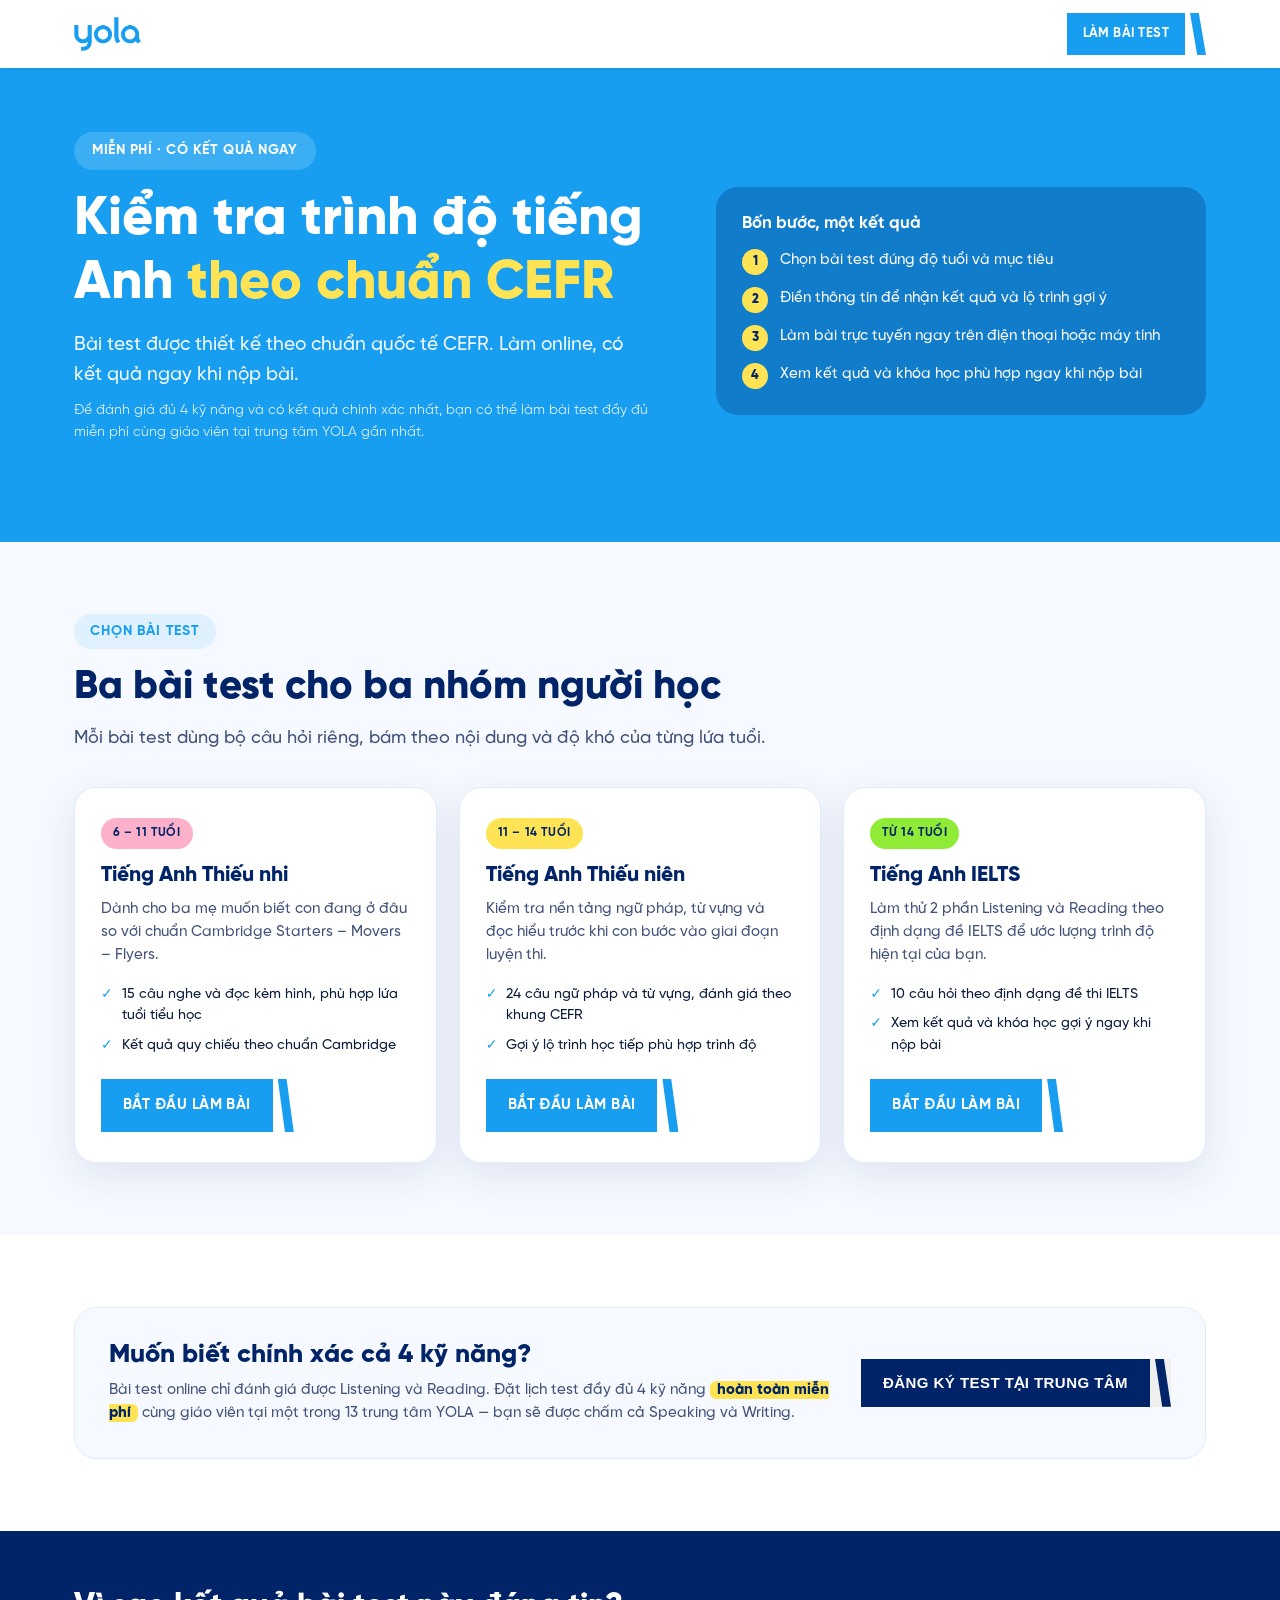
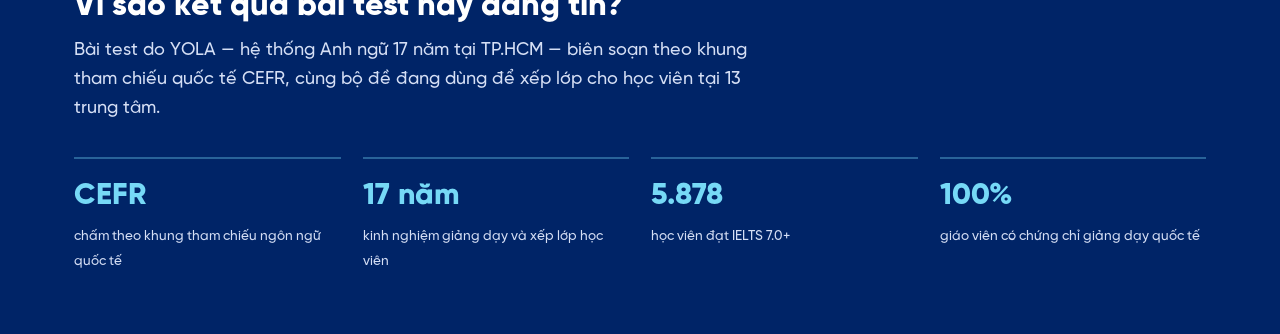
<file: index.html>
<!DOCTYPE html>
<html lang="vi">
<head>
<meta charset="UTF-8">
<meta name="viewport" content="width=device-width, initial-scale=1.0">
<title>Test trình độ tiếng Anh miễn phí theo chuẩn CEFR — YOLA</title>
<meta name="description" content="Làm bài test trình độ tiếng Anh miễn phí theo chuẩn CEFR. Có kết quả ngay khi nộp bài. 3 bài test: Thiếu nhi, Thiếu niên và IELTS.">
<meta name="robots" content="noindex">
<link rel="icon" type="image/png" href="assets/img_favicon.png">
<meta property="og:title" content="Test trình độ tiếng Anh miễn phí — YOLA">
<meta property="og:description" content="Bài test theo chuẩn CEFR, làm online, có kết quả ngay. Miễn phí.">

<!-- Google Tag Manager -->
<script>
var GTM_ID = 'GTM-TSVSP6Z';
(function(w,d,s,l){if(!GTM_ID)return;w[l]=w[l]||[];w[l].push({'gtm.start':new Date().getTime(),event:'gtm.js'});
var f=d.getElementsByTagName(s)[0],j=d.createElement(s);j.async=true;
j.src='https://www.googletagmanager.com/gtm.js?id='+GTM_ID;f.parentNode.insertBefore(j,f);})(window,document,'script','dataLayer');
</script>
<!-- End Google Tag Manager -->

<link rel="stylesheet" href="assets/tokens.css">
<style>
/* ===== Header ===== */
.nav{display:flex;align-items:center;gap:28px;height:68px}
.nav .logo img{height:34px;width:auto}
header{position:sticky;top:0;background:#fff;z-index:100;box-shadow:0 2px 14px rgba(0,36,103,.06)}
.nav .cta{margin-left:auto}
.nav .cta .lbl{padding:11px 16px;font-size:13px}

/* ===== Hero ===== */
.hero{background:var(--blue);color:#fff;padding:64px 0 72px}
.hero .wrap{display:grid;grid-template-columns:1.1fr .9fr;gap:44px;align-items:center}
@media(max-width:560px){.hero{padding:44px 0 52px}}
.hero h1{font-size:var(--fs-hero);font-weight:var(--fw-xbold);margin-bottom:14px}
.hero h1 .hl{color:var(--yellow)}
.hero .kicker{display:inline-flex;align-items:center;background:rgba(255,255,255,.16);border-radius:var(--radius-pill);padding:8px 18px;font-weight:var(--fw-bold);font-size:var(--fs-sm);letter-spacing:.04em;text-transform:uppercase;margin-bottom:18px}
.hero .sub{font-size:clamp(16px,1.8vw,19px);font-weight:var(--fw-medium);max-width:560px;opacity:.96;margin-bottom:10px}
.hero .note{font-size:var(--fs-sm);opacity:.85;margin-bottom:26px}
.hero .steps{display:flex;flex-direction:column;gap:12px;background:rgba(0,36,103,.28);border-radius:var(--radius-2xl);padding:26px}
.hero .steps h2{font-size:17px;font-weight:var(--fw-bold);margin-bottom:4px}
.hero .step{display:flex;gap:12px;align-items:flex-start;font-size:var(--fs-body);font-weight:var(--fw-medium)}
.hero .step b{flex:0 0 26px;height:26px;border-radius:50%;background:var(--yellow);color:var(--navy);display:flex;align-items:center;justify-content:center;font-size:13px;font-weight:var(--fw-xbold)}
@media(max-width:820px){.hero .wrap{grid-template-columns:1fr}}

/* ===== Band uy tín — cuối trang ===== */
.stat-strip{background:var(--navy);color:#fff;padding:56px 0 60px}
.trust-head{max-width:680px;margin-bottom:34px}
.trust-head h2{font-size:clamp(22px,3vw,32px);font-weight:var(--fw-xbold);color:#fff;margin-bottom:12px}
.trust-head p{font-size:var(--fs-lead);font-weight:var(--fw-medium);color:var(--text-on-navy);line-height:1.6}
.trust-grid{display:grid;grid-template-columns:repeat(4,1fr);gap:22px}
.stat-strip .s{border-top:2px solid rgba(118,217,246,.35);padding-top:14px}
.stat-strip .s b{display:block;font-size:clamp(22px,2.6vw,30px);font-weight:var(--fw-xbold);color:var(--sky);margin-bottom:4px}
.stat-strip .s span{font-size:13.5px;font-weight:var(--fw-medium);color:var(--text-on-navy)}
@media(max-width:820px){.trust-grid{grid-template-columns:repeat(2,1fr)}}

/* ===== Test cards ===== */
.tests{background:var(--grey)}
.tests .grid{display:grid;grid-template-columns:repeat(3,1fr);gap:22px;margin-top:34px}
.tcard{background:#fff;border:1.6px solid var(--border);border-radius:var(--radius-2xl);padding:30px 26px;display:flex;flex-direction:column;box-shadow:var(--shadow-form);transition:box-shadow var(--transition-base),transform var(--transition-base)}
.tcard:hover{box-shadow:var(--shadow-card-hover);transform:translateY(-3px)}
.tcard .age{display:inline-block;align-self:flex-start;font-size:var(--fs-2xs);font-weight:var(--fw-bold);letter-spacing:.05em;text-transform:uppercase;border-radius:var(--radius-pill);padding:6px 12px;margin-bottom:14px}
.tcard.kid .age{background:var(--pink);color:var(--navy)}
.tcard.teen .age{background:var(--yellow);color:var(--navy)}
.tcard.ielts .age{background:var(--lime);color:var(--navy)}
.tcard h3{font-size:21px;font-weight:var(--fw-xbold);color:var(--navy);margin-bottom:10px}
.tcard p{font-size:var(--fs-body);color:var(--text-muted);font-weight:var(--fw-medium);margin-bottom:16px}
.tcard ul{list-style:none;margin:0 0 22px;display:flex;flex-direction:column;gap:8px}
.tcard li{font-size:var(--fs-sm);font-weight:var(--fw-medium);color:var(--ink);display:flex;gap:9px;align-items:flex-start}
.tcard li::before{content:"✓";color:var(--blue);font-weight:var(--fw-xbold);flex:0 0 auto}
.tcard .foot{margin-top:auto}
.tcard .soon{display:inline-flex;align-items:center;font-size:var(--fs-sm);font-weight:var(--fw-bold);color:var(--text-light);background:var(--grey);border-radius:var(--radius-pill);padding:12px 20px}
@media(max-width:980px){.tests .grid{grid-template-columns:1fr}}

.free-hl{background:var(--yellow);color:var(--navy);font-weight:var(--fw-xbold);border-radius:6px;padding:1px 7px}

/* ===== Full test note ===== */
.fulltest{background:#fff}
.fulltest .box{display:grid;grid-template-columns:1fr auto;gap:24px;align-items:center;background:var(--grey);border:1.6px solid var(--border);border-radius:var(--radius-2xl);padding:32px 34px}
.fulltest h2{font-size:clamp(20px,2.4vw,26px);font-weight:var(--fw-xbold);color:var(--navy);margin-bottom:8px}
.fulltest p{font-size:var(--fs-body);color:var(--text-muted);font-weight:var(--fw-medium)}
@media(max-width:820px){.fulltest .box{grid-template-columns:1fr}}

/* ===== Popup đăng ký test tại trung tâm ===== */
.hidden{display:none!important}
.modal-bg{position:fixed;inset:0;background:rgba(0,36,103,.55);z-index:300;display:flex;align-items:center;justify-content:center;padding:20px}
.modal{background:#fff;border-radius:var(--radius-3xl);box-shadow:var(--shadow-modal);max-width:440px;width:100%;padding:32px 28px;position:relative}
.modal h2{font-size:20px;font-weight:var(--fw-xbold);color:var(--navy);margin-bottom:6px;padding-right:28px}
.modal .mlead{font-size:var(--fs-sm);color:var(--text-muted);font-weight:var(--fw-medium);margin-bottom:18px}
.modal .mclose{position:absolute;top:14px;right:16px;background:none;border:none;font-size:26px;line-height:1;color:var(--text-light);cursor:pointer;font-family:inherit}
.modal .mclose:hover{color:var(--navy)}
.field{display:flex;flex-direction:column;gap:6px;min-width:0;margin-bottom:14px}
.field label{font-weight:var(--fw-bold);font-size:13.5px;color:var(--navy)}
.field input,.field select{width:100%;font-family:inherit;font-size:15px;font-weight:var(--fw-medium);padding:13px 14px;border:1.6px solid var(--border-input);border-radius:var(--radius-md);color:var(--ink);background:#fff;outline:none;transition:border var(--transition-fast)}
.field input:focus,.field select:focus{border-color:var(--blue)}
.field .err{font-size:var(--fs-2xs);color:#C0392B;font-weight:var(--fw-semibold);display:none}
.field.invalid input,.field.invalid select{border-color:#C0392B}
.field.invalid .err{display:block}
.consent{font-size:12px;color:var(--text-light);margin-top:14px;font-weight:var(--fw-medium)}
.modal-cta{display:flex;width:100%;margin-top:6px}
.modal-cta .lbl{flex:1;text-align:center}
.toast{position:fixed;left:50%;bottom:60px;transform:translateX(-50%) translateY(20px);background:var(--navy);color:#fff;font-weight:var(--fw-semibold);font-size:var(--fs-sm);padding:13px 22px;border-radius:var(--radius-md);opacity:0;pointer-events:none;transition:all .3s;z-index:400;max-width:90vw;text-align:center}
.toast.show{opacity:1;transform:translateX(-50%) translateY(0)}
</style>
</head>
<body>
<!-- Google Tag Manager (noscript) -->
<noscript><iframe src="https://www.googletagmanager.com/ns.html?id=GTM-TSVSP6Z" height="0" width="0" style="display:none;visibility:hidden"></iframe></noscript>

<header>
  <div class="wrap nav">
    <a class="logo" href="#top" aria-label="YOLA"><img src="assets/img_logo_blue.png" alt="YOLA – Trung tâm Anh ngữ" width="120" height="34"></a>
    <a class="cta light" href="#chon-bai-test"><span class="lbl">Làm bài test</span><span class="tail"></span></a>
  </div>
</header>

<div class="hero" id="top">
  <div class="wrap">
    <div>
      <span class="kicker">Miễn phí · Có kết quả ngay</span>
      <h1>Kiểm tra trình độ tiếng Anh <span class="hl">theo chuẩn CEFR</span></h1>
      <p class="sub">Bài test được thiết kế theo chuẩn quốc tế CEFR. Làm online, có kết quả ngay khi nộp bài.</p>
      <p class="note">Để đánh giá đủ 4 kỹ năng và có kết quả chính xác nhất, bạn có thể làm bài test đầy đủ miễn phí cùng giáo viên tại trung tâm YOLA gần nhất.</p>
    </div>
    <div class="steps">
      <h2>Bốn bước, một kết quả</h2>
      <div class="step"><b>1</b><span>Chọn bài test đúng độ tuổi và mục tiêu</span></div>
      <div class="step"><b>2</b><span>Điền thông tin để nhận kết quả và lộ trình gợi ý</span></div>
      <div class="step"><b>3</b><span>Làm bài trực tuyến ngay trên điện thoại hoặc máy tính</span></div>
      <div class="step"><b>4</b><span>Xem kết quả và khóa học phù hợp ngay khi nộp bài</span></div>
    </div>
  </div>
</div>

<section class="tests" id="chon-bai-test">
  <div class="wrap">
    <span class="eyebrow">Chọn bài test</span>
    <h2 class="sec-title">Ba bài test cho ba nhóm người học</h2>
    <p class="sec-sub">Mỗi bài test dùng bộ câu hỏi riêng, bám theo nội dung và độ khó của từng lứa tuổi.</p>
    <div class="grid">
      <div class="tcard kid">
        <span class="age">6 – 11 tuổi</span>
        <h3>Tiếng Anh Thiếu nhi</h3>
        <p>Dành cho ba mẹ muốn biết con đang ở đâu so với chuẩn Cambridge Starters – Movers – Flyers.</p>
        <ul>
          <li>15 câu nghe và đọc kèm hình, phù hợp lứa tuổi tiểu học</li>
          <li>Kết quả quy chiếu theo chuẩn Cambridge</li>
        </ul>
        <div class="foot"><a class="cta light" href="thieu-nhi/"><span class="lbl">Bắt đầu làm bài</span><span class="tail"></span></a></div>
      </div>
      <div class="tcard teen">
        <span class="age">11 – 14 tuổi</span>
        <h3>Tiếng Anh Thiếu niên</h3>
        <p>Kiểm tra nền tảng ngữ pháp, từ vựng và đọc hiểu trước khi con bước vào giai đoạn luyện thi.</p>
        <ul>
          <li>24 câu ngữ pháp và từ vựng, đánh giá theo khung CEFR</li>
          <li>Gợi ý lộ trình học tiếp phù hợp trình độ</li>
        </ul>
        <div class="foot"><a class="cta light" href="thieu-nien/"><span class="lbl">Bắt đầu làm bài</span><span class="tail"></span></a></div>
      </div>
      <div class="tcard ielts">
        <span class="age">Từ 14 tuổi</span>
        <h3>Tiếng Anh IELTS</h3>
        <p>Làm thử 2 phần Listening và Reading theo định dạng đề IELTS để ước lượng trình độ hiện tại của bạn.</p>
        <ul>
          <li>10 câu hỏi theo định dạng đề thi IELTS</li>
          <li>Xem kết quả và khóa học gợi ý ngay khi nộp bài</li>
        </ul>
        <div class="foot"><a class="cta light" href="ielts/"><span class="lbl">Bắt đầu làm bài</span><span class="tail"></span></a></div>
      </div>
    </div>
  </div>
</section>

<section class="fulltest">
  <div class="wrap">
    <div class="box">
      <div>
        <h2>Muốn biết chính xác cả 4 kỹ năng?</h2>
        <p>Bài test online chỉ đánh giá được Listening và Reading. Đặt lịch test đầy đủ 4 kỹ năng <mark class="free-hl">hoàn toàn miễn phí</mark> cùng giáo viên tại một trong 13 trung tâm YOLA — bạn sẽ được chấm cả Speaking và Writing.</p>
      </div>
      <button class="cta" id="btn-open-center" type="button"><span class="lbl">Đăng ký test tại trung tâm</span><span class="tail"></span></button>
    </div>
  </div>
</section>

<!-- Band uy tín cuối trang — trả lời "vì sao tin kết quả bài test này" -->
<div class="stat-strip">
  <div class="wrap">
    <div class="trust-head">
      <h2>Vì sao kết quả bài test này đáng tin?</h2>
      <p>Bài test do YOLA — hệ thống Anh ngữ 17 năm tại TP.HCM — biên soạn theo khung tham chiếu quốc tế CEFR, cùng bộ đề đang dùng để xếp lớp cho học viên tại 13 trung tâm.</p>
    </div>
    <div class="trust-grid">
      <div class="s"><b>CEFR</b><span>chấm theo khung tham chiếu ngôn ngữ quốc tế</span></div>
      <div class="s"><b>17 năm</b><span>kinh nghiệm giảng dạy và xếp lớp học viên</span></div>
      <div class="s"><b>5.878</b><span>học viên đạt IELTS 7.0+</span></div>
      <div class="s"><b>100%</b><span>giáo viên có chứng chỉ giảng dạy quốc tế</span></div>
    </div>
  </div>
</div>

<!-- ============ POPUP ĐĂNG KÝ TEST TẠI TRUNG TÂM ============ -->
<div class="modal-bg hidden" id="center-modal">
  <div class="modal">
    <button class="mclose" id="center-close" type="button" aria-label="Đóng">×</button>
    <h2>Đăng ký test 4 kỹ năng tại trung tâm</h2>
    <p class="mlead">Để lại thông tin, YOLA sẽ liên hệ xếp lịch test miễn phí cùng giáo viên.</p>
    <form id="centerform" novalidate>
      <div class="field" id="cw-name">
        <label for="c-name">Họ và tên *</label>
        <input id="c-name" type="text" placeholder="Nguyễn Văn A" autocomplete="name" required>
        <span class="err">Vui lòng nhập họ tên</span>
      </div>
      <div class="field" id="cw-phone">
        <label for="c-phone">Số điện thoại *</label>
        <input id="c-phone" type="tel" inputmode="numeric" maxlength="10" placeholder="09xx xxx xxx" autocomplete="tel" required>
        <span class="err">Số điện thoại gồm đúng 10 số, bắt đầu bằng số 0</span>
      </div>
      <div class="field" id="cw-test">
        <label for="c-test">Chọn bài test *</label>
        <select id="c-test" required>
          <option value="">Chọn bài test</option>
          <option value="Tiếng Anh Thiếu nhi (6–11 tuổi)">Tiếng Anh Thiếu nhi (6–11 tuổi)</option>
          <option value="Tiếng Anh Thiếu niên (11–14 tuổi)">Tiếng Anh Thiếu niên (11–14 tuổi)</option>
          <option value="Luyện thi IELTS (từ 14 tuổi)">Luyện thi IELTS (từ 14 tuổi)</option>
        </select>
        <span class="err">Vui lòng chọn bài test</span>
      </div>
      <div class="field" id="cw-center">
        <label for="c-center">Trung tâm gần bạn nhất *</label>
        <select id="c-center" required></select>
        <span class="err">Vui lòng chọn trung tâm</span>
      </div>
      <button class="cta light modal-cta" type="submit" id="c-submit"><span class="lbl">Đăng ký test miễn phí</span><span class="tail"></span></button>
      <p class="consent">Bằng việc đăng ký, bạn đồng ý cho YOLA liên hệ tư vấn qua điện thoại/Zalo và đồng ý với chính sách bảo mật thông tin của YOLA.</p>
    </form>
  </div>
</div>

<div class="toast" id="toast"></div>

<script src="assets/config.js"></script>
<script>
/* ==== Cấu hình chung tại assets/config.js ==== */
var API_URL = (window.YOLA_CONFIG||{}).API_URL || '';

/* Mở bằng file:// (xem local): link dạng thư mục không tự mở index.html */
if(location.protocol==='file:'){
  document.querySelectorAll('a[href="ielts/"],a[href="thieu-nhi/"],a[href="thieu-nien/"]').forEach(function(a){ a.href=a.getAttribute('href')+'index.html'; });
}

/* ===== Bắt & GIỮ UTM/click-id — trang này là trang land từ ads,
   PHẢI lưu sessionStorage để trang test con đọc lại ===== */
var TRACK_KEYS=['utm_source','utm_medium','utm_campaign','utm_content','utm_term','gclid','gbraid','wbraid','fbclid','ttclid','msclkid'];
var TRACK={};
(function(){
  var q={}; try{ new URLSearchParams(location.search).forEach(function(v,k){ q[k.toLowerCase()]=v; }); }catch(e){}
  var saved={}; try{ saved=JSON.parse(sessionStorage.getItem('yola_track')||'{}'); }catch(e){}
  var hasNew=TRACK_KEYS.some(function(k){return q[k]});
  TRACK_KEYS.forEach(function(k){ TRACK[k]= hasNew ? (q[k]||'') : (saved[k]||''); });
  if(!TRACK.utm_source && (TRACK.gclid||TRACK.gbraid||TRACK.wbraid)){ TRACK.utm_source='google'; TRACK.utm_medium=TRACK.utm_medium||'cpc'; }
  if(!TRACK.utm_source && TRACK.fbclid){ TRACK.utm_source='facebook'; TRACK.utm_medium=TRACK.utm_medium||'paid_social'; }
  if(!TRACK.utm_source && TRACK.ttclid){ TRACK.utm_source='tiktok'; TRACK.utm_medium=TRACK.utm_medium||'paid_social'; }
  if(!TRACK.utm_source && !saved.utm_source && document.referrer){
    try{ var h=new URL(document.referrer).hostname.replace('www.',''); if(h && h!==location.hostname){ TRACK.utm_source=h; TRACK.utm_medium='referral'; } }catch(e){}
  }
  if(hasNew || !saved.first_url) TRACK.first_url = (saved.first_url && !hasNew) ? saved.first_url : location.href;
  else TRACK.first_url = saved.first_url;
  try{ sessionStorage.setItem('yola_track', JSON.stringify(TRACK)); }catch(e){}
  window.dataLayer=window.dataLayer||[];
  window.dataLayer.push({event:'yola_track_ready', yola_utm_source:TRACK.utm_source, yola_utm_medium:TRACK.utm_medium,
    yola_utm_campaign:TRACK.utm_campaign, yola_gclid:TRACK.gclid});
})();

function vnTime(){
  try{
    var d=new Date(Date.now()+7*3600*1000);
    var p=function(n){return (n<10?'0':'')+n};
    return d.getUTCFullYear()+'-'+p(d.getUTCMonth()+1)+'-'+p(d.getUTCDate())+' '+
           p(d.getUTCHours())+':'+p(d.getUTCMinutes())+':'+p(d.getUTCSeconds());
  }catch(e){ return ''; }
}
function toast(msg){
  var t=document.getElementById('toast');
  t.textContent=msg; t.classList.add('show');
  clearTimeout(t._tm); t._tm=setTimeout(function(){t.classList.remove('show')},3200);
}

/* ===== 13 trung tâm (mã CRM) — test tại trung tâm nên không có Online ===== */
var CENTERS = [
  {n:'YOLA Cống Quỳnh — Quận 1 (cũ)', crm:'SG2'},
  {n:'YOLA Cộng Hoà — Quận Tân Bình (cũ)', crm:'SG3'},
  {n:'YOLA Phan Văn Trị — Quận Gò Vấp (cũ)', crm:'SG5'},
  {n:'YOLA Điện Biên Phủ — Quận Bình Thạnh (cũ)', crm:'SG6'},
  {n:'YOLA Phan Đăng Lưu — Quận Phú Nhuận (cũ)', crm:'SG7'},
  {n:'YOLA Đặng Văn Bi — TP. Thủ Đức (cũ)', crm:'SG9'},
  {n:'YOLA Lũy Bán Bích — Quận Tân Phú (cũ)', crm:'SG10'},
  {n:'YOLA Bình Tân — Quận Bình Tân (cũ)', crm:'SG11'},
  {n:'YOLA Trần Não — Quận 2 (cũ)', crm:'SG13'},
  {n:'YOLA Hoàng Trọng Mậu — Quận 7 (cũ)', crm:'SG15'},
  {n:'YOLA Đỗ Xuân Hợp — Quận 9 (cũ)', crm:'SG18'},
  {n:'YOLA Nguyễn Tri Phương — Quận 10 (cũ)', crm:'SG19'},
  {n:'YOLA Huỳnh Tấn Phát — Quận 7 (cũ)', crm:'SG20'},
  {n:'YOLA Online Test', crm:'SG00'}
];
(function(){
  var sel=document.getElementById('c-center');
  var o0=document.createElement('option'); o0.value=''; o0.textContent='Chọn trung tâm'; sel.appendChild(o0);
  CENTERS.forEach(function(c){ var o=document.createElement('option'); o.value=c.crm; o.textContent=c.n; sel.appendChild(o); });
})();

/* ===== Popup ===== */
var modal=document.getElementById('center-modal');
document.getElementById('btn-open-center').addEventListener('click', function(){
  modal.classList.remove('hidden');
  document.getElementById('c-name').focus();
});
document.getElementById('center-close').addEventListener('click', function(){ modal.classList.add('hidden'); });
modal.addEventListener('click', function(e){ if(e.target===modal) modal.classList.add('hidden'); });

/* ===== Submit → ghi sheet lead trung tâm (qua Apps Script, action save_center_lead) ===== */
document.getElementById('centerform').addEventListener('submit', function(e){
  e.preventDefault();
  var name=document.getElementById('c-name').value.trim();
  var phone=document.getElementById('c-phone').value.trim();
  var test=document.getElementById('c-test').value;
  var center=document.getElementById('c-center').value;
  var badName=!name, badPhone=!/^0[0-9]{9}$/.test(phone), badTest=!test, badCenter=!center;
  document.getElementById('cw-name').classList.toggle('invalid',badName);
  document.getElementById('cw-phone').classList.toggle('invalid',badPhone);
  document.getElementById('cw-test').classList.toggle('invalid',badTest);
  document.getElementById('cw-center').classList.toggle('invalid',badCenter);
  if(badName||badPhone||badTest||badCenter) return;
  /* Mã CRM theo bảng ánh xạ courses.md */
  var PROGRAM_CRM={'Tiếng Anh Thiếu nhi (6–11 tuổi)':'JUNIOR PRIMARY','Tiếng Anh Thiếu niên (11–14 tuổi)':'JUNIOR','Luyện thi IELTS (từ 14 tuổi)':'IELTS'};
  var payload={
    action:'save_center_lead',
    full_name:name, phone_number:phone, email:'',
    program:PROGRAM_CRM[test]||'', center:center,
    description:'Đăng ký test 4 kỹ năng tại trung tâm — Bài test: '+test,
    landing_page_url: TRACK.first_url||location.href,
    submitted_at: vnTime(),
    utm_source:TRACK.utm_source||'', utm_medium:TRACK.utm_medium||'',
    utm_campaign:TRACK.utm_campaign||'', utm_content:TRACK.utm_content||'',
    utm_term:TRACK.utm_term||'', gclid:TRACK.gclid||'',
    referrer:document.referrer||'',
    device:(window.innerWidth<=820?'mobile':'desktop'),
    page_path:location.pathname
  };
  try{
    var body=JSON.stringify(payload);
    if(!(navigator.sendBeacon && navigator.sendBeacon(API_URL, new Blob([body],{type:'text/plain;charset=utf-8'})))){
      fetch(API_URL,{method:'POST',mode:'no-cors',keepalive:true,headers:{'Content-Type':'text/plain;charset=utf-8'},body:body}).catch(function(){});
    }
  }catch(e2){}
  window.dataLayer.push({event:'center_lead_submitted'});
  modal.classList.add('hidden');
  e.target.reset();
  toast('✓ YOLA đã nhận thông tin. Trung tâm sẽ liên hệ xếp lịch test cho bạn sớm nhất!');
});
</script>

</body>
</html>
</file>
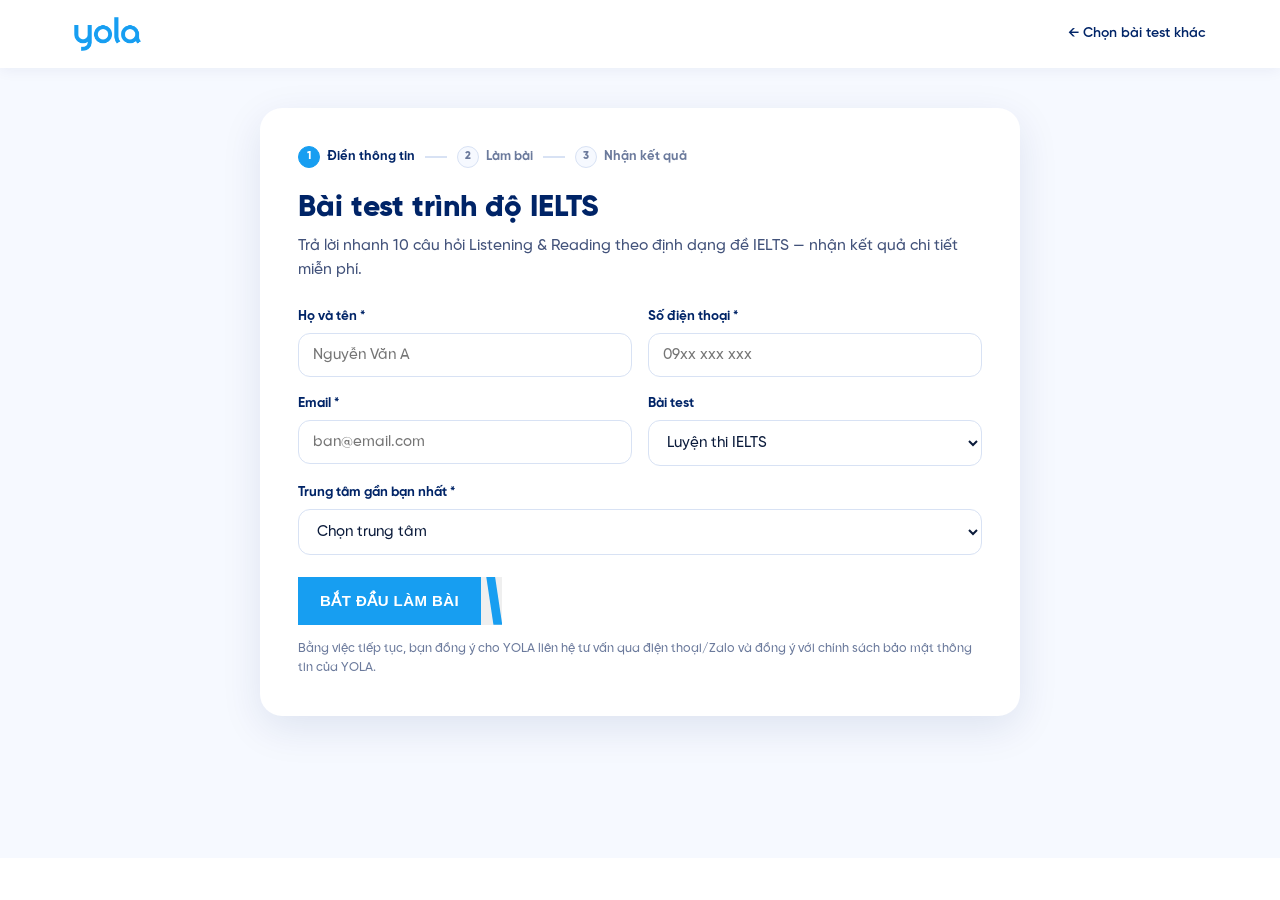
<file: ielts/index.html>
<!DOCTYPE html>
<html lang="vi">
<head>
<meta charset="UTF-8">
<meta name="viewport" content="width=device-width, initial-scale=1.0">
<title>Bài test trình độ IELTS miễn phí — YOLA</title>
<meta name="description" content="Làm bài test IELTS Listening và Reading miễn phí theo định dạng đề thi thật. Nhận kết quả và khóa học gợi ý ngay khi nộp bài.">
<meta name="robots" content="noindex">
<link rel="icon" type="image/png" href="../assets/img_favicon.png">

<!-- Google Tag Manager -->
<script>
var GTM_ID = 'GTM-TSVSP6Z';
(function(w,d,s,l){if(!GTM_ID)return;w[l]=w[l]||[];w[l].push({'gtm.start':new Date().getTime(),event:'gtm.js'});
var f=d.getElementsByTagName(s)[0],j=d.createElement(s);j.async=true;
j.src='https://www.googletagmanager.com/gtm.js?id='+GTM_ID;f.parentNode.insertBefore(j,f);})(window,document,'script','dataLayer');
</script>
<!-- End Google Tag Manager -->

<link rel="stylesheet" href="../assets/tokens.css">
<style>
/* ===== Header ===== */
header{position:sticky;top:0;background:#fff;z-index:100;box-shadow:0 2px 14px rgba(0,36,103,.06)}
.nav{display:flex;align-items:center;gap:20px;height:68px}
.nav .logo img{height:34px;width:auto}
.nav .back{margin-left:auto;font-size:var(--fs-sm);font-weight:var(--fw-semibold);color:var(--navy)}
.nav .back:hover{color:var(--blue)}

/* ===== Layout chung ===== */
.stage{min-height:calc(100vh - 110px);background:var(--grey);padding:40px 0 72px}
.panel{background:#fff;border-radius:var(--radius-2xl);box-shadow:var(--shadow-form);max-width:760px;margin:0 auto;padding:38px}
@media(max-width:560px){.panel{padding:26px 20px}}
.panel h1{font-size:clamp(22px,3vw,30px);font-weight:var(--fw-xbold);color:var(--navy);margin-bottom:8px}
/* Thanh tiến trình 3 chặng trên form */
.flow-steps{display:flex;align-items:center;gap:10px;margin-bottom:22px;flex-wrap:wrap}
.fstep{display:inline-flex;align-items:center;gap:7px;font-size:var(--fs-xs);font-weight:var(--fw-bold);color:var(--text-light);white-space:nowrap}
.fstep b{width:22px;height:22px;border-radius:50%;background:var(--grey);border:1.6px solid var(--border-input);color:var(--text-light);display:inline-flex;align-items:center;justify-content:center;font-size:11px;font-weight:var(--fw-xbold)}
.fstep.on{color:var(--navy)}
.fstep.on b{background:var(--blue);border-color:var(--blue);color:#fff}
.fsep{flex:0 0 22px;height:1.6px;background:var(--border-input)}
.panel .lead{color:var(--text-muted);font-weight:var(--fw-medium);font-size:15.5px;margin-bottom:24px}
.hidden{display:none!important}

/* ===== Form ===== */
.form-grid{display:grid;grid-template-columns:1fr 1fr;gap:16px}
@media(max-width:640px){.form-grid{grid-template-columns:1fr}}
.field{display:flex;flex-direction:column;gap:6px;min-width:0}
.field label{font-weight:var(--fw-bold);font-size:13.5px;color:var(--navy)}
.field input,.field select{width:100%;font-family:inherit;font-size:15px;font-weight:var(--fw-medium);padding:13px 14px;border:1.6px solid var(--border-input);border-radius:var(--radius-md);color:var(--ink);background:#fff;outline:none;transition:border var(--transition-fast)}
.field input:focus,.field select:focus{border-color:var(--blue)}
.field .err{font-size:var(--fs-2xs);color:#C0392B;font-weight:var(--fw-semibold);display:none}
.field.invalid input,.field.invalid select{border-color:#C0392B}
.field.invalid .err{display:block}
.form-actions{margin-top:22px;display:flex;align-items:center;gap:16px;flex-wrap:wrap}
.consent{font-size:12.5px;color:var(--text-light);margin-top:14px;font-weight:var(--fw-medium)}
.cta[disabled]{opacity:.55;pointer-events:none}

/* ===== OTP modal ===== */
.modal-bg{position:fixed;inset:0;background:rgba(0,36,103,.55);z-index:300;display:flex;align-items:center;justify-content:center;padding:20px}
.modal{background:#fff;border-radius:var(--radius-3xl);box-shadow:var(--shadow-modal);max-width:420px;width:100%;padding:34px 30px;text-align:center}
.modal h2{font-size:22px;font-weight:var(--fw-xbold);color:var(--navy);margin-bottom:8px}
.modal p{font-size:var(--fs-sm);color:var(--text-muted);font-weight:var(--fw-medium);margin-bottom:6px}
.otp-row{display:flex;gap:9px;justify-content:center;margin:22px 0 8px}
.otp-row input{width:46px;height:54px;text-align:center;font-size:22px;font-weight:var(--fw-xbold);font-family:inherit;color:var(--navy);border:1.6px solid var(--border-input);border-radius:var(--radius-md);outline:none}
.otp-row input:focus{border-color:var(--blue)}
.otp-err{font-size:var(--fs-xs);color:#C0392B;font-weight:var(--fw-semibold);min-height:18px;margin-bottom:6px}
.otp-meta{font-size:var(--fs-xs);color:var(--text-light);font-weight:var(--fw-medium);margin-bottom:18px}
.otp-meta button{background:none;border:none;font-family:inherit;font-size:var(--fs-xs);font-weight:var(--fw-bold);color:var(--blue);cursor:pointer;padding:0}
.otp-meta button[disabled]{color:var(--text-light);cursor:default}
.modal .close{margin-top:14px;background:none;border:none;font-family:inherit;font-size:var(--fs-xs);font-weight:var(--fw-semibold);color:var(--text-light);cursor:pointer}

/* ===== Bài làm ===== */
.progress{position:sticky;top:68px;z-index:90;background:var(--navy);color:#fff;padding:12px 0}
.progress .wrap{display:flex;align-items:center;gap:16px}
.progress .txt{font-size:var(--fs-sm);font-weight:var(--fw-bold)}
.pbar{flex:1;height:8px;background:rgba(255,255,255,.2);border-radius:var(--radius-pill);overflow:hidden}
.pbar i{display:block;height:100%;width:0;background:var(--lime);transition:width var(--transition-base)}
.timer{font-size:var(--fs-sm);font-weight:var(--fw-xbold);color:var(--sky);background:rgba(255,255,255,.12);border-radius:var(--radius-pill);padding:6px 14px;font-variant-numeric:tabular-nums;white-space:nowrap}
.timer.low{color:#fff;background:#C0392B}
.quiz-panel{max-width:1100px;margin:0 auto}
/* Đề bên trái (dính khi cuộn) — câu hỏi bên phải */
.part-grid{display:grid;grid-template-columns:1fr 1fr;gap:26px;align-items:start}
.stimulus{position:sticky;top:124px;max-height:calc(100vh - 150px);overflow-y:auto;border-radius:var(--radius-lg)}
.stimulus .passage{max-height:none;margin-bottom:0}
.stimulus .lform{margin-bottom:0}
@media(max-width:900px){
  .part-grid{grid-template-columns:1fr;gap:16px}
  .stimulus{position:sticky;top:112px;max-height:38vh;background:#fff;z-index:5;box-shadow:0 10px 18px rgba(0,36,103,.10)}
}
.part{background:#fff;border-radius:var(--radius-2xl);box-shadow:var(--shadow-form);padding:34px;margin-bottom:26px}
@media(max-width:560px){.part{padding:24px 18px}}
.part .ptag{display:inline-block;font-size:var(--fs-2xs);font-weight:var(--fw-bold);letter-spacing:.05em;text-transform:uppercase;color:var(--blue);background:rgba(23,158,241,.10);border-radius:var(--radius-pill);padding:6px 14px;margin-bottom:12px}
.part h2{font-size:clamp(19px,2.4vw,24px);font-weight:var(--fw-xbold);color:var(--navy);margin-bottom:8px}
.part .pdesc{font-size:var(--fs-sm);color:var(--text-muted);font-weight:var(--fw-medium);margin-bottom:20px}
audio{width:100%;margin-bottom:20px}
.lform{background:var(--grey);border:1.6px solid var(--border);border-radius:var(--radius-lg);padding:22px;margin-bottom:24px;font-size:var(--fs-body);font-weight:var(--fw-medium)}
.lform h3{font-size:15px;font-weight:var(--fw-xbold);color:var(--navy);margin-bottom:12px}
.lform p{margin-bottom:7px}
.lform .blank{font-weight:var(--fw-xbold);color:var(--blue)}
.q{border-top:1px solid var(--border-soft);padding:18px 0}
.q .qt{font-size:var(--fs-body);font-weight:var(--fw-bold);color:var(--ink);margin-bottom:12px}
.q .qt b{color:var(--blue)}
.opts{display:flex;flex-direction:column;gap:8px}
.opt{display:flex;align-items:flex-start;gap:10px;border:1.6px solid var(--border-input);border-radius:var(--radius-md);padding:12px 14px;cursor:pointer;font-size:var(--fs-sm);font-weight:var(--fw-medium);transition:border var(--transition-fast),background var(--transition-fast)}
.opt:hover{border-color:var(--blue)}
.opt input{accent-color:var(--blue);margin-top:2px}
.opt.sel{border-color:var(--blue);background:rgba(23,158,241,.06)}
.opts.tfn{flex-direction:row;flex-wrap:wrap}
.opts.tfn .opt{flex:1 1 30%;justify-content:center;text-transform:uppercase;font-weight:var(--fw-bold);font-size:var(--fs-xs)}
/* Chế độ xem lại bài làm */
.opt.rv-right{border-color:#2E7D32;background:rgba(144,235,54,.18)}
.opt.rv-wrong{border-color:#C0392B;background:rgba(192,57,43,.08)}
.opt.rv-right span::after{content:" ✓";color:#2E7D32;font-weight:var(--fw-xbold)}
.opt.rv-wrong span::after{content:" ✗";color:#C0392B;font-weight:var(--fw-xbold)}
.passage{border:1.6px solid var(--border);border-radius:var(--radius-lg);padding:22px;margin-bottom:24px;max-height:340px;overflow-y:auto;font-size:var(--fs-body);font-weight:var(--fw-regular);color:var(--ink);line-height:1.7}
.passage h3{font-size:16px;font-weight:var(--fw-xbold);color:var(--navy);margin-bottom:4px}
.passage .byline{font-size:var(--fs-xs);color:var(--text-light);font-weight:var(--fw-medium);margin-bottom:12px}
.submit-bar{display:flex;flex-direction:column;align-items:center;gap:10px;margin-top:6px}
.submit-bar .hint{font-size:var(--fs-xs);color:var(--text-light);font-weight:var(--fw-medium)}

/* Toast */
.toast{position:fixed;left:50%;bottom:90px;transform:translateX(-50%) translateY(20px);background:var(--navy);color:#fff;font-weight:var(--fw-semibold);font-size:var(--fs-sm);padding:13px 22px;border-radius:var(--radius-md);opacity:0;pointer-events:none;transition:all .3s;z-index:400;max-width:90vw;text-align:center}
.toast.show{opacity:1;transform:translateX(-50%) translateY(0)}
</style>
</head>
<body>
<!-- Google Tag Manager (noscript) -->
<noscript><iframe src="https://www.googletagmanager.com/ns.html?id=GTM-TSVSP6Z" height="0" width="0" style="display:none;visibility:hidden"></iframe></noscript>

<script src="../assets/config.js"></script>

<header>
  <div class="wrap nav">
    <a class="logo" href="../" aria-label="YOLA"><img src="../assets/img_logo_blue.png" alt="YOLA – Trung tâm Anh ngữ" width="120" height="34"></a>
    <a class="back" href="../">← Chọn bài test khác</a>
  </div>
</header>

<!-- ============ BƯỚC 1: FORM THÔNG TIN ============ -->
<div class="stage" id="step-form">
  <div class="wrap">
    <div class="panel">
      <div class="flow-steps" aria-hidden="true">
        <span class="fstep on"><b>1</b> Điền thông tin</span>
        <span class="fsep"></span>
        <span class="fstep"><b>2</b> Làm bài</span>
        <span class="fsep"></span>
        <span class="fstep"><b>3</b> Nhận kết quả</span>
      </div>
      <h1>Bài test trình độ IELTS</h1>
      <p class="lead">Trả lời nhanh 10 câu hỏi Listening &amp; Reading theo định dạng đề IELTS — nhận kết quả chi tiết miễn phí.</p>
      <form id="regform" novalidate>
        <div class="form-grid">
          <div class="field" id="fw-name">
            <label for="f-name">Họ và tên *</label>
            <input id="f-name" type="text" placeholder="Nguyễn Văn A" autocomplete="name" required>
            <span class="err">Vui lòng nhập họ tên</span>
          </div>
          <div class="field" id="fw-phone">
            <label for="f-phone">Số điện thoại *</label>
            <input id="f-phone" type="tel" inputmode="numeric" maxlength="10" placeholder="09xx xxx xxx" autocomplete="tel" required>
            <span class="err">Số điện thoại gồm đúng 10 số, bắt đầu bằng số 0</span>
          </div>
          <div class="field" id="fw-email">
            <label for="f-email">Email *</label>
            <input id="f-email" type="email" placeholder="ban@email.com" autocomplete="email" required>
            <span class="err">Email chưa đúng định dạng</span>
          </div>
          <div class="field">
            <label for="f-test">Bài test</label>
            <select id="f-test"><option value="IELTS" selected>Luyện thi IELTS</option></select>
          </div>
          <div class="field" id="fw-center" style="grid-column:1/-1">
            <label for="f-center">Trung tâm gần bạn nhất *</label>
            <select id="f-center" required></select>
            <span class="err">Vui lòng chọn trung tâm hoặc hình thức Online</span>
          </div>
        </div>
        <div class="form-actions">
          <button class="cta light" type="submit" id="btn-start"><span class="lbl">Bắt đầu làm bài</span><span class="tail"></span></button>
        </div>
        <p class="consent">Bằng việc tiếp tục, bạn đồng ý cho YOLA liên hệ tư vấn qua điện thoại/Zalo và đồng ý với chính sách bảo mật thông tin của YOLA.</p>
      </form>
    </div>
  </div>
</div>

<!-- ============ OTP MODAL ============ -->
<div class="modal-bg hidden" id="otp-modal">
  <div class="modal">
    <h2>Nhập mã xác minh</h2>
    <p>Mã OTP 6 số đã được gửi qua <b>Zalo</b> đến số <b id="otp-phone">09xx xxx xxx</b></p>
    <div class="otp-row" id="otp-row">
      <input type="tel" maxlength="1" inputmode="numeric" aria-label="Số 1">
      <input type="tel" maxlength="1" inputmode="numeric" aria-label="Số 2">
      <input type="tel" maxlength="1" inputmode="numeric" aria-label="Số 3">
      <input type="tel" maxlength="1" inputmode="numeric" aria-label="Số 4">
      <input type="tel" maxlength="1" inputmode="numeric" aria-label="Số 5">
      <input type="tel" maxlength="1" inputmode="numeric" aria-label="Số 6">
    </div>
    <div class="otp-err" id="otp-err"></div>
    <div class="otp-meta">Không dùng Zalo? Mã sẽ tự động được gửi qua SMS.</div>
    <button class="cta light" id="otp-verify" type="button"><span class="lbl">Xác minh</span><span class="tail"></span></button><br>
    <button class="close" id="otp-close" type="button">Sửa lại số điện thoại</button>
  </div>
</div>

<!-- ============ BƯỚC 2: BÀI LÀM ============ -->
<div class="hidden" id="step-quiz">
  <div class="progress">
    <div class="wrap">
      <span class="txt" id="ptxt">0/10 câu</span>
      <div class="pbar"><i id="pfill"></i></div>
      <span class="timer" id="timer">15:00</span>
    </div>
  </div>
  <div class="stage">
    <div class="wrap quiz-panel">

      <div class="part">
        <span class="ptag">Part 1 · Listening</span>
        <h2>Form Completion</h2>
        <p class="pdesc">Choose the best option (A-C) to fill in the blanks</p>
        <div class="part-grid">
          <div class="stimulus">
            <audio controls preload="metadata" src="../assets/listening-b2.mp3"></audio>
            <div class="lform">
              <h3>British Rail Lost Property Report Form</h3>
              <p>Name: George Lazenby</p>
              <p>Address: <span class="blank">(1) …………………</span>, Chavton</p>
              <p>Driver's licence number: <span class="blank">(2) …………………</span></p>
              <p>Licence left in a red <span class="blank">(3) …………………</span> bag</p>
              <p>Train departure station and time: Chigley at <span class="blank">(4) …………………</span></p>
              <p>Train arrival station and time: Camberwick Green at <span class="blank">(5) …………………</span></p>
            </div>
          </div>
          <div class="questions" id="listening-qs"></div>
        </div>
      </div>

      <div class="part">
        <span class="ptag">Part 2 · Reading</span>
        <h2>The Boys of Summer, the Men of Fall</h2>
        <p class="pdesc">Do the following statements agree with the information given in the reading passage? Write:<br>
        <b>TRUE</b> if the statement agrees with the information<br>
        <b>FALSE</b> if the statement contradicts the information<br>
        <b>NOT GIVEN</b> if there is no information on this</p>
        <div class="part-grid">
          <div class="stimulus">
        <div class="passage">
          <h3>The Boys of Summer, the Men of Fall</h3>
          <p class="byline">Why some athletes improve with age and some don't.</p>
          <p>"Ageing is sports-specific," says Waneen Spirduso, a researcher in human movement at the University of Texas, because excellence in any sport depends on three ingredients – power, endurance and good nerves – and these components deteriorate at different rates. Weightlifting, rowing and wrestling all require short bursts of great strength, the ability least affected by ageing. The muscle cells which make up the tissue responsible for strength die off with the passing years but so slowly as to make little difference until the age of 50 or beyond. Forty-year-old rowers can therefore remain competitive with 25-year-olds. To fuel muscles for longer events, the body relies on oxygen. The sooner oxygen reaches muscles, the better the performance. But with age, the lungs lose elasticity and take in less oxygen. Beginning at 30, oxygen capacity decreases 5-10% per decade. This makes a major difference to cyclists, swimmers, and runners. The third of the athletic components, good nerves, underlies gymnastics and field events, which require perfect balance. Because neurons start to deteriorate in the 20s, you don't see many world class gymnasts over 25. Nerves are also crucial in sprints, triple jump and hurdles. That's why most track stars are past their prime by their mid-to-late-20s. Ageing takes its biggest toll in the sprints and jumps where you need a quick reaction time.</p>
        </div>
          </div>
          <div class="questions" id="reading-qs"></div>
        </div>
      </div>

      <div class="submit-bar">
        <button class="cta" id="btn-submit" type="button" disabled><span class="lbl">Nộp bài và nhận kết quả</span><span class="tail"></span></button>
        <span class="hint" id="submit-hint">Trả lời đủ 10 câu để nộp bài</span>
      </div>

    </div>
  </div>
</div>

<div class="toast" id="toast"></div>

<script>
/* =====================================================================
   CẤU HÌNH — API_URL (Apps Script Web App) đặt tại assets/config.js
   ===================================================================== */
var API_URL = (window.YOLA_CONFIG||{}).API_URL || '';
/* Khi mở bằng file:// (xem local), đường dẫn thư mục không tự mở index.html */
var IDX = (location.protocol==='file:') ? 'index.html' : '';

/* Gọi backend Apps Script. Content-Type text/plain để tránh CORS preflight
   (Apps Script không trả preflight; simple request thì đọc được response). */
function api(action, data){
  return fetch(API_URL, {
    method:'POST',
    headers:{'Content-Type':'text/plain;charset=utf-8'},
    body: JSON.stringify(Object.assign({action:action}, data))
  }).then(function(r){ return r.json(); });
}

/* =====================================================================
   BỘ CÂU HỎI — nguồn: "nội dung bài freetest.zip" → MKT Test for IELTS.docx
   Bài chuẩn MKT gồm 10 câu. ĐÁP ÁN KHÔNG nhúng ở đây — chấm phía Apps Script
   (đáp án nằm trong Code.gs) để không lộ key trong source trang.
   ===================================================================== */
var LISTENING = [
  {n:1, t:'Address', opts:['9 Grozer lane, Chavton','9 Grover line, Chavton','9 Grover lane, Chavton']},
  {n:2, t:"Driver's licence number", opts:['8498971PQ','8498971BQ','8498961BQ']},
  {n:3, t:'Licence left in a red …… bag', opts:['fabric','plastic','nylon']},
  {n:4, t:'Train departure time from Chigley', opts:['3:42','3:40','4:20']},
  {n:5, t:'Train arrival time at Camberwick Green', opts:['4:40','3:40','4:20']}
];
var READING = [
  {n:6,  t:'The muscle cells responsible for strength begin to die off when we are 50.'},
  {n:7,  t:'A 40-year-old rower is just as likely to win a race as a younger rower.'},
  {n:8,  t:'According to research, the best anti-ageing tonic is in the mind.'},
  {n:9,  t:'Once we get to our 30s, the oxygen capacity of our lungs is reduced by 5-10 percent every year.'},
  {n:10, t:'Athletes in sprints and jumps events are worst affected by ageing.'}
];
var TFN = ['TRUE','FALSE','NOT GIVEN'];
var TOTAL_Q = LISTENING.length + READING.length;

/* ===== 13 trung tâm + Online (mã CRM theo company.md) ===== */
var CENTERS = [
  {n:'YOLA Cống Quỳnh — Quận 1 (cũ)', crm:'SG2'},
  {n:'YOLA Cộng Hoà — Quận Tân Bình (cũ)', crm:'SG3'},
  {n:'YOLA Phan Văn Trị — Quận Gò Vấp (cũ)', crm:'SG5'},
  {n:'YOLA Điện Biên Phủ — Quận Bình Thạnh (cũ)', crm:'SG6'},
  {n:'YOLA Phan Đăng Lưu — Quận Phú Nhuận (cũ)', crm:'SG7'},
  {n:'YOLA Đặng Văn Bi — TP. Thủ Đức (cũ)', crm:'SG9'},
  {n:'YOLA Lũy Bán Bích — Quận Tân Phú (cũ)', crm:'SG10'},
  {n:'YOLA Bình Tân — Quận Bình Tân (cũ)', crm:'SG11'},
  {n:'YOLA Trần Não — Quận 2 (cũ)', crm:'SG13'},
  {n:'YOLA Hoàng Trọng Mậu — Quận 7 (cũ)', crm:'SG15'},
  {n:'YOLA Đỗ Xuân Hợp — Quận 9 (cũ)', crm:'SG18'},
  {n:'YOLA Nguyễn Tri Phương — Quận 10 (cũ)', crm:'SG19'},
  {n:'YOLA Huỳnh Tấn Phát — Quận 7 (cũ)', crm:'SG20'},
  {n:'YOLA Online — làm test tại nhà', crm:'SG00'}
];

/* ===== Bắt & giữ UTM/click-id (cùng cơ chế LP đang chạy) ===== */
var TRACK_KEYS=['utm_source','utm_medium','utm_campaign','utm_content','utm_term','gclid','gbraid','wbraid','fbclid','ttclid','msclkid'];
var TRACK={};
(function(){
  var q={}; try{ new URLSearchParams(location.search).forEach(function(v,k){ q[k.toLowerCase()]=v; }); }catch(e){}
  var saved={}; try{ saved=JSON.parse(sessionStorage.getItem('yola_track')||'{}'); }catch(e){}
  var hasNew=TRACK_KEYS.some(function(k){return q[k]});
  TRACK_KEYS.forEach(function(k){ TRACK[k]= hasNew ? (q[k]||'') : (saved[k]||''); });
  if(!TRACK.utm_source && (TRACK.gclid||TRACK.gbraid||TRACK.wbraid)){ TRACK.utm_source='google'; TRACK.utm_medium=TRACK.utm_medium||'cpc'; }
  if(!TRACK.utm_source && TRACK.fbclid){ TRACK.utm_source='facebook'; TRACK.utm_medium=TRACK.utm_medium||'paid_social'; }
  if(!TRACK.utm_source && TRACK.ttclid){ TRACK.utm_source='tiktok'; TRACK.utm_medium=TRACK.utm_medium||'paid_social'; }
  if(!TRACK.utm_source && !saved.utm_source && document.referrer){
    try{ var h=new URL(document.referrer).hostname.replace('www.',''); if(h && h!==location.hostname){ TRACK.utm_source=h; TRACK.utm_medium='referral'; } }catch(e){}
  }
  if(hasNew || !saved.first_url) TRACK.first_url = (saved.first_url && !hasNew) ? saved.first_url : location.href;
  else TRACK.first_url = saved.first_url;
  try{ sessionStorage.setItem('yola_track', JSON.stringify(TRACK)); }catch(e){}
  window.dataLayer=window.dataLayer||[];
  window.dataLayer.push({event:'yola_track_ready', yola_utm_source:TRACK.utm_source, yola_utm_medium:TRACK.utm_medium,
    yola_utm_campaign:TRACK.utm_campaign, yola_gclid:TRACK.gclid});
})();
function trackQuery(){
  var p=[]; TRACK_KEYS.forEach(function(k){ if(TRACK[k]) p.push(encodeURIComponent(k)+'='+encodeURIComponent(TRACK[k])); });
  return p.length ? ('?'+p.join('&')) : '';
}

/* ===== dataLayer — dùng ĐÚNG taxonomy `ielts_*` đã dựng sẵn trong GTM-TSVSP6Z
   (audit 31/08/2026: 20 trigger Custom Event + tag GA4 đã published, không cần sửa GTM).
   dl(name, params, once): once=true → chỉ bắn 1 lần/phiên trang (chống đếm trùng). ===== */
var DL_FIRED={};
function dl(name, params, once){
  if(once && DL_FIRED[name]) return;
  DL_FIRED[name]=true;
  window.dataLayer=window.dataLayer||[];
  var o=Object.assign({event:name, test_type:'ielts'}, params||{});
  window.dataLayer.push(o);
}

/* ===== Giờ Việt Nam YYYY-MM-DD HH:mm:ss ===== */
function vnTime(){
  try{
    var d=new Date(Date.now()+7*3600*1000);
    var p=function(n){return (n<10?'0':'')+n};
    return d.getUTCFullYear()+'-'+p(d.getUTCMonth()+1)+'-'+p(d.getUTCDate())+' '+
           p(d.getUTCHours())+':'+p(d.getUTCMinutes())+':'+p(d.getUTCSeconds());
  }catch(e){ return ''; }
}

/* ===== Toast ===== */
function toast(msg){
  var t=document.getElementById('toast');
  t.textContent=msg; t.classList.add('show');
  clearTimeout(t._tm); t._tm=setTimeout(function(){t.classList.remove('show')},3200);
}

/* =====================================================================
   BƯỚC 1 — FORM + VALIDATE
   ===================================================================== */
var LEAD = {};
(function(){
  var sel=document.getElementById('f-center');
  var o0=document.createElement('option'); o0.value=''; o0.textContent='Chọn trung tâm'; sel.appendChild(o0);
  CENTERS.forEach(function(c){
    var o=document.createElement('option'); o.value=c.crm; o.textContent=c.n; sel.appendChild(o);
  });
})();
function setInvalid(id, bad){ document.getElementById(id).classList.toggle('invalid', !!bad); }

/* --- Funnel form: ielts_form_view → ielts_form_start → ielts_form_complete → ielts_start_test_click --- */
(function(){
  var isReview=false;
  try{ isReview = new URLSearchParams(location.search).get('review')==='1'; }catch(e){}
  if(!isReview) dl('ielts_form_view', null, true);
  var ids=['f-name','f-phone','f-email','f-test','f-center'];
  function allFilled(){ return ids.every(function(id){ var el=document.getElementById(id); return el && el.value.trim()!==''; }); }
  ids.forEach(function(id){
    var el=document.getElementById(id); if(!el) return;
    ['input','change'].forEach(function(ev){
      el.addEventListener(ev, function(){
        dl('ielts_form_start', {field:id}, true);
        if(allFilled()) dl('ielts_form_complete', null, true);   /* "Điền đủ 5 field" */
      });
    });
  });
})();
document.getElementById('regform').addEventListener('submit', function(e){
  e.preventDefault();
  dl('ielts_start_test_click', null, true);
  var name=document.getElementById('f-name').value.trim();
  var phone=document.getElementById('f-phone').value.trim();
  var email=document.getElementById('f-email').value.trim();
  var center=document.getElementById('f-center').value;
  var badName=!name, badPhone=!/^0[0-9]{9}$/.test(phone),
      badEmail=!/^[^\s@]+@[^\s@]+\.[^\s@]+$/.test(email), badCenter=!center;
  setInvalid('fw-name',badName); setInvalid('fw-phone',badPhone);
  setInvalid('fw-email',badEmail); setInvalid('fw-center',badCenter);
  if(badName||badPhone||badEmail||badCenter) return;
  LEAD={name:name, phone:phone, email:email, center:center, test:'IELTS'};
  try{ sessionStorage.setItem('yola_test_lead', JSON.stringify(LEAD)); }catch(e){}
  openOtp();
});

/* =====================================================================
   OTP — gửi/kiểm qua Apps Script (vendor VietGuys, ZNS template 514414,
   fail-over SMS do vendor xử lý qua tham số failover:"sms").
   ===================================================================== */
function requestOtp(){
  return api('send_otp', {phone:LEAD.phone}).then(function(res){
    if(res && res.ok) return res;
    document.getElementById('otp-err').textContent = (res && res.message) || 'Không gửi được mã, thử lại sau.';
    return res;
  }).catch(function(){
    document.getElementById('otp-err').textContent='Lỗi kết nối, thử lại sau.';
    return {ok:false};
  });
}
function openOtp(){
  var m=document.getElementById('otp-modal');
  m.classList.remove('hidden');
  /* Hiện SĐT ĐẦY ĐỦ để khách tự kiểm tra lại số (quyết định 20/08) */
  document.getElementById('otp-phone').textContent = LEAD.phone;
  document.getElementById('otp-err').textContent='';
  var inputs=document.getElementById('otp-row').querySelectorAll('input');
  inputs.forEach(function(i){i.value=''});
  inputs[0].focus();
  dl('ielts_otp_popup_view');            /* GTM: "Popup OTP hiển thị" */
  /* Khóa nút Xác minh tới khi server tạo xong mã (Apps Script mất 1–3s) —
     tránh bấm xác minh trước khi mã tồn tại */
  var vb=document.getElementById('otp-verify'), vl=vb.querySelector('.lbl');
  vb.setAttribute('disabled',''); vl.textContent='Đang gửi mã…';
  requestOtp().then(function(res){
    vl.textContent='Xác minh';
    if(res && res.ok) vb.removeAttribute('disabled');   /* gửi lỗi → giữ khóa, thông báo lỗi gửi đã hiện */
  });
}
document.getElementById('otp-close').addEventListener('click', function(){
  document.getElementById('otp-modal').classList.add('hidden');
  dl('ielts_otp_popup_close');           /* GTM: "User đóng popup OTP" */
});
(function(){
  var inputs=Array.prototype.slice.call(document.getElementById('otp-row').querySelectorAll('input'));
  inputs.forEach(function(inp,i){
    inp.addEventListener('input', function(){
      dl('ielts_otp_input_start', null, true);   /* GTM: "Nhập ký tự OTP đầu tiên" */
      inp.value=inp.value.replace(/\D/g,'').slice(0,1);
      if(inp.value && i<inputs.length-1) inputs[i+1].focus();
    });
    inp.addEventListener('keydown', function(e){
      if(e.key==='Backspace' && !inp.value && i>0) inputs[i-1].focus();
    });
    inp.addEventListener('paste', function(e){
      var txt=(e.clipboardData||window.clipboardData).getData('text').replace(/\D/g,'');
      if(txt.length>=2){ e.preventDefault(); inputs.forEach(function(x,j){ x.value=txt[j]||''; }); inputs[Math.min(txt.length,5)].focus(); }
    });
  });
})();
document.getElementById('otp-verify').addEventListener('click', function(){
  var btn=this;
  var code=Array.prototype.map.call(document.getElementById('otp-row').querySelectorAll('input'),function(i){return i.value}).join('');
  if(code.length<6){ document.getElementById('otp-err').textContent='Nhập đủ 6 số'; return; }
  dl('ielts_otp_verify_click');          /* GTM: "Click Xác thực ngay" */
  function pass(){
    document.getElementById('otp-modal').classList.add('hidden');
    sendVerifiedLead();
    startQuiz();
  }
  function fail(msg){
    document.getElementById('otp-err').textContent = msg;
    dl('ielts_otp_verify_fail', {reason: msg});   /* GTM: "Hiện popup OTP sai/hết hạn" */
  }
  btn.setAttribute('disabled','');
  api('verify_otp', {phone:LEAD.phone, code:code}).then(function(res){
    btn.removeAttribute('disabled');
    if(res && res.ok){ pass(); }
    else fail((res && res.message) || 'Mã chưa đúng, kiểm tra lại tin nhắn.');
  }).catch(function(){
    btn.removeAttribute('disabled');
    document.getElementById('otp-err').textContent='Lỗi kết nối, thử lại.';
  });
});

/* =====================================================================
   GHI LEAD — CHỈ SAU KHI OTP VERIFY THÀNH CÔNG (quyết định 2026-08-19)
   Sheet "Leads": mọi lead đã verify OTP. Sheet "TestResults": lead đã nộp bài.
   ===================================================================== */
function leadPayload(){
  return {
    full_name: LEAD.name,
    phone_number: LEAD.phone,
    email: LEAD.email,
    program: 'IELTS',                      /* mã CRM; đổi tại đây nếu chốt mã riêng cho phễu test */
    center: LEAD.center,
    description: 'Lead từ bài test trình độ IELTS online — đã verify OTP',
    landing_page_url: TRACK.first_url || location.href,
    submitted_at: vnTime(),
    utm_source: TRACK.utm_source||'', utm_medium: TRACK.utm_medium||'',
    utm_campaign: TRACK.utm_campaign||'', utm_content: TRACK.utm_content||'',
    utm_term: TRACK.utm_term||'', gclid: TRACK.gclid||'',
    referrer: document.referrer||'',
    device: (window.innerWidth<=820?'mobile':'desktop'),
    page_path: location.pathname
  };
}
function sendVerifiedLead(){
  dl('ielts_otp_verify_success', null, true);   /* GTM: "OTP đúng, vào trang test" */
  var payload=leadPayload();
  /* Ghi vào sheet Leads — sendBeacon để không rớt */
  try{
    var body=JSON.stringify(Object.assign({action:'save_lead'}, payload));
    if(!(navigator.sendBeacon && navigator.sendBeacon(API_URL, new Blob([body],{type:'text/plain;charset=utf-8'})))){
      fetch(API_URL,{method:'POST',mode:'no-cors',keepalive:true,headers:{'Content-Type':'text/plain;charset=utf-8'},body:body}).catch(function(){});
    }
  }catch(e){}
}

/* =====================================================================
   BƯỚC 2 — BÀI LÀM
   ===================================================================== */
var ANSWERS={};
function renderQs(){
  var lw=document.getElementById('listening-qs');
  LISTENING.forEach(function(q){
    var d=document.createElement('div'); d.className='q';
    d.innerHTML='<div class="qt"><b>Câu '+q.n+'.</b> '+q.t+'</div>';
    var w=document.createElement('div'); w.className='opts';
    q.opts.forEach(function(op,idx){
      var l=document.createElement('label'); l.className='opt';
      l.innerHTML='<input type="radio" name="q'+q.n+'" value="'+op.replace(/"/g,'&quot;')+'"><span><b>'+['A','B','C'][idx]+'.</b> '+op+'</span>';
      w.appendChild(l);
    });
    d.appendChild(w); lw.appendChild(d);
  });
  var rw=document.getElementById('reading-qs');
  READING.forEach(function(q){
    var d=document.createElement('div'); d.className='q';
    d.innerHTML='<div class="qt"><b>Câu '+q.n+'.</b> '+q.t+'</div>';
    var w=document.createElement('div'); w.className='opts tfn';
    TFN.forEach(function(op){
      var l=document.createElement('label'); l.className='opt';
      l.innerHTML='<input type="radio" name="q'+q.n+'" value="'+op+'"><span>'+op+'</span>';
      w.appendChild(l);
    });
    d.appendChild(w); rw.appendChild(d);
  });
  document.querySelectorAll('.opts input').forEach(function(inp){
    inp.addEventListener('change', function(){
      var group=inp.closest('.opts');
      group.querySelectorAll('.opt').forEach(function(o){o.classList.remove('sel')});
      inp.closest('.opt').classList.add('sel');
      var isChange = ANSWERS.hasOwnProperty(inp.name);
      ANSWERS[inp.name]=inp.value;
      dl('ielts_test_start', null, true);                       /* GTM: "Chọn đáp án đầu tiên" */
      dl(isChange ? 'ielts_answer_change' : 'ielts_answer_select', {question: inp.name});
      updateProgress();
    });
  });
}
function updateProgress(){
  var done=Object.keys(ANSWERS).length;
  document.getElementById('ptxt').textContent=done+'/'+TOTAL_Q+' câu';
  document.getElementById('pfill').style.width=(done/TOTAL_Q*100)+'%';
  /* Mốc tiến độ 25/50/75/100% — mỗi mốc bắn 1 lần (GTM: "Trả lời đạt x%") */
  var pct=done/TOTAL_Q*100;
  [25,50,75,100].forEach(function(m){ if(pct>=m) dl('ielts_test_progress_'+m, {answered:done}, true); });
  var btn=document.getElementById('btn-submit');
  btn.disabled = done<TOTAL_Q;
  document.getElementById('submit-hint').textContent =
    done<TOTAL_Q ? ('Còn '+(TOTAL_Q-done)+' câu chưa trả lời') : 'Sẵn sàng — bấm nút để nhận kết quả';
}
/* ===== Đồng hồ 15 phút — hết giờ tự nộp ===== */
var TEST_SECONDS = 15*60, quizTimer=null;
function startTimer(){
  var left=TEST_SECONDS, el=document.getElementById('timer');
  quizTimer=setInterval(function(){
    left--;
    var m=Math.floor(left/60), s=left%60;
    el.textContent=(m<10?'0':'')+m+':'+(s<10?'0':'')+s;
    if(left<=120) el.classList.add('low');
    if(left<=0){
      clearInterval(quizTimer);
      toast('Hết giờ — hệ thống tự nộp bài của bạn.');
      doSubmit(true);
    }
  },1000);
}
function startQuiz(){
  document.getElementById('step-form').classList.add('hidden');
  document.getElementById('step-quiz').classList.remove('hidden');
  window.scrollTo(0,0);
  startTimer();
  window.__quizActive=true;
  dl('ielts_test_page_view', null, true);      /* GTM: "Load trang nội dung bài test" */
}
renderQs();
/* Rời trang bài làm trước khi nộp (đóng tab / back) — GTM: "Rời trang test trước khi ra result" */
window.addEventListener('pagehide', function(){
  if(window.__quizActive && !window.__submitted) dl('ielts_test_abandon', {answered:Object.keys(ANSWERS).length}, true);
});

/* ===== Nộp bài (force=true khi hết giờ: nộp cả bài chưa trả lời đủ) ===== */
function doSubmit(force){
  if(window.__submitted) return; window.__submitted=true;
  clearInterval(quizTimer);
  var btn=document.getElementById('btn-submit');
  btn.setAttribute('disabled','');
  btn.querySelector('.lbl').textContent='Đang chấm bài…';
  var payload=Object.assign({action:'submit_test', answers:ANSWERS, test:'IELTS'}, leadPayload());
  /* GTM: "Click Hoàn thành bài test" — submit_mode: manual (bấm nút) / auto (hết 15 phút) */
  dl('ielts_test_submit_click', {submit_mode: force?'auto':'manual', answered:Object.keys(ANSWERS).length});
  function go(result){
    try{ sessionStorage.setItem('yola_test_result', JSON.stringify(result||{})); }catch(e){}
    var q=trackQuery();
    q = q ? (q+'&done=1') : '?done=1';
    /* IDX: file:// không tự mở index.html trong thư mục — thêm rõ tên file khi xem local */
    location.href='ket-qua-bai-test/'+IDX+q;
  }
  api('submit_test', payload).then(function(res){
    if(res && res.ok){ go(res); }
    else{
      window.__submitted=false;
      btn.removeAttribute('disabled');
      btn.querySelector('.lbl').textContent='Nộp bài và nhận kết quả';
      toast((res && res.message) || 'Chưa nộp được bài, thử lại nhé.');
      if(force) startTimer();
    }
  }).catch(function(){
    window.__submitted=false;
    btn.removeAttribute('disabled');
    btn.querySelector('.lbl').textContent='Nộp bài và nhận kết quả';
    toast('Lỗi kết nối, bấm nộp bài lần nữa nhé.');
  });
}
document.getElementById('btn-submit').addEventListener('click', function(){ doSubmit(false); });

/* =====================================================================
   CHẾ ĐỘ XEM LẠI BÀI LÀM (?review=1) — câu sai tô đỏ, đáp án đúng tô xanh.
   Dữ liệu lấy từ sessionStorage (server trả details khi chấm).
   ===================================================================== */
(function(){
  var isReview=false;
  try{ isReview = new URLSearchParams(location.search).get('review')==='1'; }catch(e){}
  if(!isReview) return;
  var r={};
  try{ r=JSON.parse(sessionStorage.getItem('yola_test_result')||'{}'); }catch(e){}
  if(!r || !r.details){ return; } /* không có dữ liệu → giữ trang form bình thường */
  document.getElementById('step-form').classList.add('hidden');
  document.getElementById('step-quiz').classList.remove('hidden');
  /* Ẩn đồng hồ + nút nộp, đổi thanh tiến độ thành banner review */
  document.getElementById('timer').style.display='none';
  document.querySelector('.submit-bar').innerHTML=
    '<a class="cta" href="ket-qua-bai-test/'+ IDX + (trackQuery()||'') +'"><span class="lbl">Quay lại trang kết quả</span><span class="tail"></span></a>';
  document.getElementById('ptxt').textContent='Bài làm của bạn — đúng '+(r.score||0)+'/'+(r.total||10)+' câu';
  document.getElementById('pfill').style.width=((r.score||0)/(r.total||10)*100)+'%';
  /* Tô màu từng câu */
  Object.keys(r.details).forEach(function(k){
    var d=r.details[k];
    document.querySelectorAll('input[name="'+k+'"]').forEach(function(inp){
      inp.disabled=true;
      var opt=inp.closest('.opt');
      if(inp.value===d.your){ inp.checked=true; opt.classList.add(d.ok?'rv-right':'rv-wrong'); }
      if(inp.value===d.correct){ opt.classList.add('rv-right'); }
    });
  });
  window.scrollTo(0,0);
})();
</script>
</body>
</html>
</file>
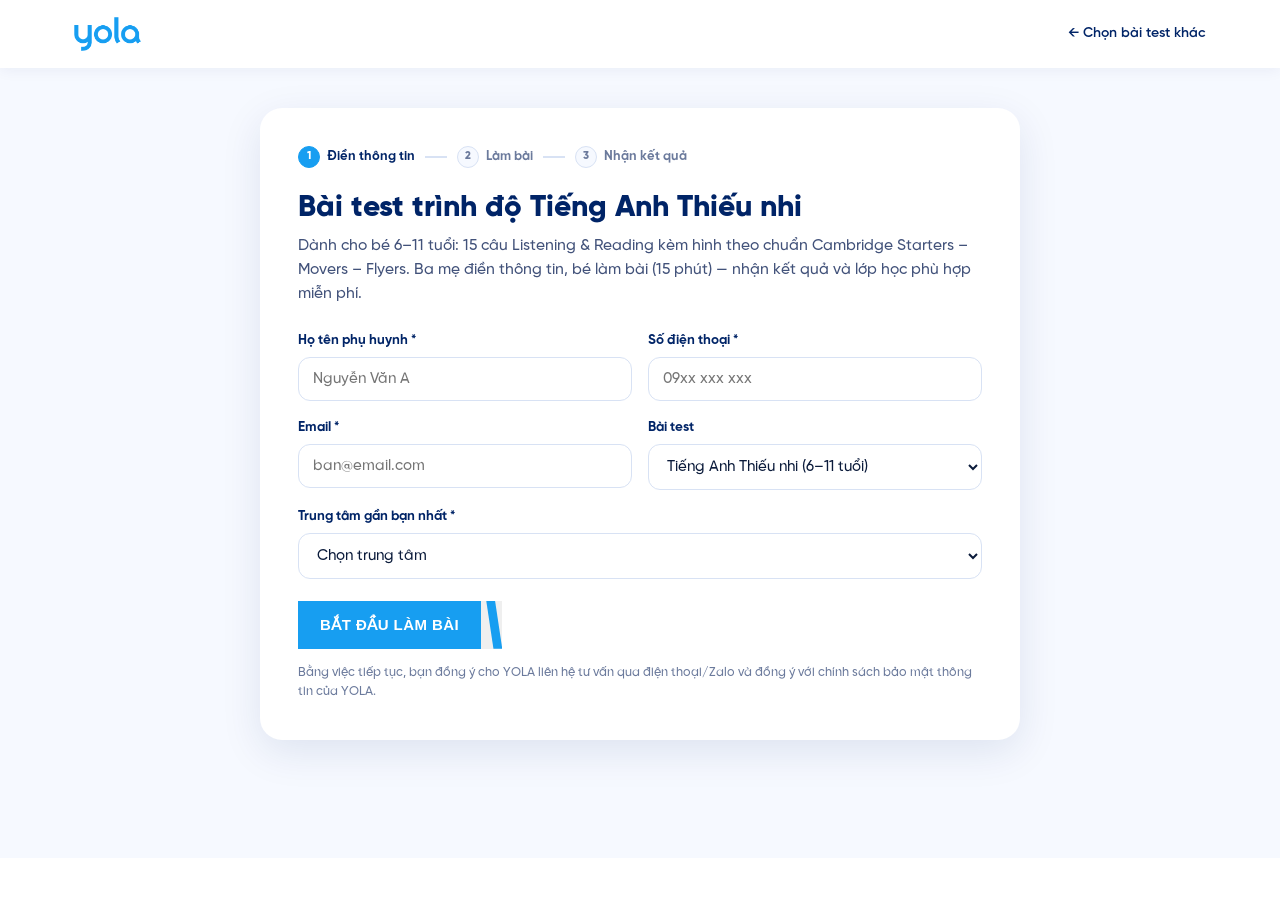
<file: thieu-nhi/index.html>
<!DOCTYPE html>
<html lang="vi">
<head>
<meta charset="UTF-8">
<meta name="viewport" content="width=device-width, initial-scale=1.0">
<title>Bài test trình độ Tiếng Anh Thiếu nhi miễn phí — YOLA</title>
<meta name="description" content="Bài test tiếng Anh cho bé 6–11 tuổi theo chuẩn Cambridge Starters – Movers – Flyers: nghe, đọc kèm hình. Kết quả và lớp học gợi ý ngay khi nộp bài.">
<meta name="robots" content="noindex">
<link rel="icon" type="image/png" href="../assets/img_favicon.png">

<!-- Google Tag Manager -->
<script>
var GTM_ID = 'GTM-TSVSP6Z';
(function(w,d,s,l){if(!GTM_ID)return;w[l]=w[l]||[];w[l].push({'gtm.start':new Date().getTime(),event:'gtm.js'});
var f=d.getElementsByTagName(s)[0],j=d.createElement(s);j.async=true;
j.src='https://www.googletagmanager.com/gtm.js?id='+GTM_ID;f.parentNode.insertBefore(j,f);})(window,document,'script','dataLayer');
</script>
<!-- End Google Tag Manager -->

<link rel="stylesheet" href="../assets/tokens.css">
<style>
/* ===== Header ===== */
header{position:sticky;top:0;background:#fff;z-index:100;box-shadow:0 2px 14px rgba(0,36,103,.06)}
.nav{display:flex;align-items:center;gap:20px;height:68px}
.nav .logo img{height:34px;width:auto}
.nav .back{margin-left:auto;font-size:var(--fs-sm);font-weight:var(--fw-semibold);color:var(--navy)}
.nav .back:hover{color:var(--blue)}

/* ===== Layout chung ===== */
.stage{min-height:calc(100vh - 110px);background:var(--grey);padding:40px 0 72px}
.panel{background:#fff;border-radius:var(--radius-2xl);box-shadow:var(--shadow-form);max-width:760px;margin:0 auto;padding:38px}
@media(max-width:560px){.panel{padding:26px 20px}}
.panel h1{font-size:clamp(22px,3vw,30px);font-weight:var(--fw-xbold);color:var(--navy);margin-bottom:8px}
/* Thanh tiến trình 3 chặng trên form */
.flow-steps{display:flex;align-items:center;gap:10px;margin-bottom:22px;flex-wrap:wrap}
.fstep{display:inline-flex;align-items:center;gap:7px;font-size:var(--fs-xs);font-weight:var(--fw-bold);color:var(--text-light);white-space:nowrap}
.fstep b{width:22px;height:22px;border-radius:50%;background:var(--grey);border:1.6px solid var(--border-input);color:var(--text-light);display:inline-flex;align-items:center;justify-content:center;font-size:11px;font-weight:var(--fw-xbold)}
.fstep.on{color:var(--navy)}
.fstep.on b{background:var(--blue);border-color:var(--blue);color:#fff}
.fsep{flex:0 0 22px;height:1.6px;background:var(--border-input)}
.panel .lead{color:var(--text-muted);font-weight:var(--fw-medium);font-size:15.5px;margin-bottom:24px}
.hidden{display:none!important}

/* ===== Form ===== */
.form-grid{display:grid;grid-template-columns:1fr 1fr;gap:16px}
@media(max-width:640px){.form-grid{grid-template-columns:1fr}}
.field{display:flex;flex-direction:column;gap:6px;min-width:0}
.field label{font-weight:var(--fw-bold);font-size:13.5px;color:var(--navy)}
.field input,.field select{width:100%;font-family:inherit;font-size:15px;font-weight:var(--fw-medium);padding:13px 14px;border:1.6px solid var(--border-input);border-radius:var(--radius-md);color:var(--ink);background:#fff;outline:none;transition:border var(--transition-fast)}
.field input:focus,.field select:focus{border-color:var(--blue)}
.field .err{font-size:var(--fs-2xs);color:#C0392B;font-weight:var(--fw-semibold);display:none}
.field.invalid input,.field.invalid select{border-color:#C0392B}
.field.invalid .err{display:block}
.form-actions{margin-top:22px;display:flex;align-items:center;gap:16px;flex-wrap:wrap}
.consent{font-size:12.5px;color:var(--text-light);margin-top:14px;font-weight:var(--fw-medium)}
.cta[disabled]{opacity:.55;pointer-events:none}

/* ===== OTP modal ===== */
.modal-bg{position:fixed;inset:0;background:rgba(0,36,103,.55);z-index:300;display:flex;align-items:center;justify-content:center;padding:20px}
.modal{background:#fff;border-radius:var(--radius-3xl);box-shadow:var(--shadow-modal);max-width:420px;width:100%;padding:34px 30px;text-align:center}
.modal h2{font-size:22px;font-weight:var(--fw-xbold);color:var(--navy);margin-bottom:8px}
.modal p{font-size:var(--fs-sm);color:var(--text-muted);font-weight:var(--fw-medium);margin-bottom:6px}
.otp-row{display:flex;gap:9px;justify-content:center;margin:22px 0 8px}
.otp-row input{width:46px;height:54px;text-align:center;font-size:22px;font-weight:var(--fw-xbold);font-family:inherit;color:var(--navy);border:1.6px solid var(--border-input);border-radius:var(--radius-md);outline:none}
.otp-row input:focus{border-color:var(--blue)}
.otp-err{font-size:var(--fs-xs);color:#C0392B;font-weight:var(--fw-semibold);min-height:18px;margin-bottom:6px}
.otp-meta{font-size:var(--fs-xs);color:var(--text-light);font-weight:var(--fw-medium);margin-bottom:18px}
.otp-meta button{background:none;border:none;font-family:inherit;font-size:var(--fs-xs);font-weight:var(--fw-bold);color:var(--blue);cursor:pointer;padding:0}
.otp-meta button[disabled]{color:var(--text-light);cursor:default}
.modal .close{margin-top:14px;background:none;border:none;font-family:inherit;font-size:var(--fs-xs);font-weight:var(--fw-semibold);color:var(--text-light);cursor:pointer}

/* ===== Bài làm ===== */
.progress{position:sticky;top:68px;z-index:90;background:var(--navy);color:#fff;padding:12px 0}
.progress .wrap{display:flex;align-items:center;gap:16px}
.progress .txt{font-size:var(--fs-sm);font-weight:var(--fw-bold)}
.pbar{flex:1;height:8px;background:rgba(255,255,255,.2);border-radius:var(--radius-pill);overflow:hidden}
.pbar i{display:block;height:100%;width:0;background:var(--lime);transition:width var(--transition-base)}
.timer{font-size:var(--fs-sm);font-weight:var(--fw-xbold);color:var(--sky);background:rgba(255,255,255,.12);border-radius:var(--radius-pill);padding:6px 14px;font-variant-numeric:tabular-nums;white-space:nowrap}
.timer.low{color:#fff;background:#C0392B}
.quiz-panel{max-width:1100px;margin:0 auto}
/* Đề bên trái (dính khi cuộn) — câu hỏi bên phải */
.part-grid{display:grid;grid-template-columns:1fr 1fr;gap:26px;align-items:start}
.stimulus{position:sticky;top:124px;max-height:calc(100vh - 150px);overflow-y:auto;border-radius:var(--radius-lg)}
.stimulus .passage{max-height:none;margin-bottom:0}
.stimulus .lform{margin-bottom:0}
@media(max-width:900px){
  .part-grid{grid-template-columns:1fr;gap:16px}
  .stimulus{position:sticky;top:112px;max-height:38vh;background:#fff;z-index:5;box-shadow:0 10px 18px rgba(0,36,103,.10)}
}
.part{background:#fff;border-radius:var(--radius-2xl);box-shadow:var(--shadow-form);padding:34px;margin-bottom:26px}
@media(max-width:560px){.part{padding:24px 18px}}
.part .ptag{display:inline-block;font-size:var(--fs-2xs);font-weight:var(--fw-bold);letter-spacing:.05em;text-transform:uppercase;color:var(--blue);background:rgba(23,158,241,.10);border-radius:var(--radius-pill);padding:6px 14px;margin-bottom:12px}
.part h2{font-size:clamp(19px,2.4vw,24px);font-weight:var(--fw-xbold);color:var(--navy);margin-bottom:8px}
.part .pdesc{font-size:var(--fs-sm);color:var(--text-muted);font-weight:var(--fw-medium);margin-bottom:20px}
audio{width:100%;margin-bottom:20px}
.lform{background:var(--grey);border:1.6px solid var(--border);border-radius:var(--radius-lg);padding:22px;margin-bottom:24px;font-size:var(--fs-body);font-weight:var(--fw-medium)}
.lform h3{font-size:15px;font-weight:var(--fw-xbold);color:var(--navy);margin-bottom:12px}
.lform p{margin-bottom:7px}
.lform .blank{font-weight:var(--fw-xbold);color:var(--blue)}
.q{border-top:1px solid var(--border-soft);padding:18px 0}
.q .qt{font-size:var(--fs-body);font-weight:var(--fw-bold);color:var(--ink);margin-bottom:12px}
.q .qt b{color:var(--blue)}
.opts{display:flex;flex-direction:column;gap:8px}
.opt{display:flex;align-items:flex-start;gap:10px;border:1.6px solid var(--border-input);border-radius:var(--radius-md);padding:12px 14px;cursor:pointer;font-size:var(--fs-sm);font-weight:var(--fw-medium);transition:border var(--transition-fast),background var(--transition-fast)}
.opt:hover{border-color:var(--blue)}
.opt input{accent-color:var(--blue);margin-top:2px}
.opt.sel{border-color:var(--blue);background:rgba(23,158,241,.06)}
.opts.tfn{flex-direction:row;flex-wrap:wrap}
.pdesc .vi{display:block;margin-top:6px;color:var(--navy)}
.ex{display:inline-block;font-size:var(--fs-2xs);font-weight:var(--fw-bold);letter-spacing:.05em;text-transform:uppercase;color:var(--text-light);background:var(--grey);border:1px solid var(--border);border-radius:var(--radius-pill);padding:2px 9px;margin-right:6px}
.ans-ex{color:#2E7D32}
.lform.trip{text-align:center}
.lform.trip img{display:block;margin:0 auto 8px;opacity:.85}
.lq .qt{display:block}
.ans-text{width:100%;font-family:inherit;font-size:16px;font-weight:var(--fw-bold);color:var(--navy);padding:12px 14px;border:1.6px solid var(--border-input);border-radius:var(--radius-md);outline:none;background:#fff}
.ans-text:focus{border-color:var(--blue)}
.ans-text.rv-right{border-color:#2E7D32;background:rgba(144,235,54,.18)}
.ans-text.rv-wrong{border-color:#C0392B;background:rgba(192,57,43,.08);text-decoration:line-through}
.rv-key{font-size:var(--fs-xs);font-weight:var(--fw-bold);color:#2E7D32;margin-top:6px}
.tf-example,.dlg-example{background:var(--grey);border:1.6px solid var(--border);border-radius:var(--radius-lg);padding:14px 16px;margin-bottom:18px;font-size:var(--fs-sm);font-weight:var(--fw-medium)}
.tf-example{display:flex;align-items:center;gap:14px}
.tf-example img{width:90px;height:auto;border-radius:var(--radius-md);background:#fff}
.dlg-example p{margin:4px 0 0}
.tf-grid{display:grid;grid-template-columns:1fr 1fr;gap:16px}
@media(max-width:640px){.tf-grid{grid-template-columns:1fr}}
.tfq{border:1.6px solid var(--border);border-radius:var(--radius-lg);padding:16px;text-align:center;border-top:1.6px solid var(--border)}
.tfq img{height:120px;width:auto;max-width:100%;object-fit:contain;display:block;margin:0 auto 10px}
.opts.tfn.tick .opt{font-size:24px;padding:8px;text-transform:none}
.opts.tfn.tick .opt span{width:100%;text-align:center}
.opts.tfn.tick .opt input{display:none}
.opts.tfn.words .opt{text-transform:none;font-weight:var(--fw-medium)}
.qt .who{font-weight:var(--fw-bold);color:var(--ink)}
.passage.story{max-height:none}
.opts.tfn .opt{flex:1 1 30%;justify-content:center;text-transform:uppercase;font-weight:var(--fw-bold);font-size:var(--fs-xs)}
/* Chế độ xem lại bài làm */
.opt.rv-right{border-color:#2E7D32;background:rgba(144,235,54,.18)}
.opt.rv-wrong{border-color:#C0392B;background:rgba(192,57,43,.08)}
.opt.rv-right span::after{content:" ✓";color:#2E7D32;font-weight:var(--fw-xbold)}
.opt.rv-wrong span::after{content:" ✗";color:#C0392B;font-weight:var(--fw-xbold)}
.passage{border:1.6px solid var(--border);border-radius:var(--radius-lg);padding:22px;margin-bottom:24px;max-height:340px;overflow-y:auto;font-size:var(--fs-body);font-weight:var(--fw-regular);color:var(--ink);line-height:1.7}
.passage h3{font-size:16px;font-weight:var(--fw-xbold);color:var(--navy);margin-bottom:4px}
.passage .byline{font-size:var(--fs-xs);color:var(--text-light);font-weight:var(--fw-medium);margin-bottom:12px}
.submit-bar{display:flex;flex-direction:column;align-items:center;gap:10px;margin-top:6px}
.submit-bar .hint{font-size:var(--fs-xs);color:var(--text-light);font-weight:var(--fw-medium)}

/* Toast */
.toast{position:fixed;left:50%;bottom:90px;transform:translateX(-50%) translateY(20px);background:var(--navy);color:#fff;font-weight:var(--fw-semibold);font-size:var(--fs-sm);padding:13px 22px;border-radius:var(--radius-md);opacity:0;pointer-events:none;transition:all .3s;z-index:400;max-width:90vw;text-align:center}
.toast.show{opacity:1;transform:translateX(-50%) translateY(0)}
</style>
</head>
<body>
<!-- Google Tag Manager (noscript) -->
<noscript><iframe src="https://www.googletagmanager.com/ns.html?id=GTM-TSVSP6Z" height="0" width="0" style="display:none;visibility:hidden"></iframe></noscript>

<script src="../assets/config.js"></script>

<header>
  <div class="wrap nav">
    <a class="logo" href="../" aria-label="YOLA"><img src="../assets/img_logo_blue.png" alt="YOLA – Trung tâm Anh ngữ" width="120" height="34"></a>
    <a class="back" href="../">← Chọn bài test khác</a>
  </div>
</header>

<!-- ============ BƯỚC 1: FORM THÔNG TIN ============ -->
<div class="stage" id="step-form">
  <div class="wrap">
    <div class="panel">
      <div class="flow-steps" aria-hidden="true">
        <span class="fstep on"><b>1</b> Điền thông tin</span>
        <span class="fsep"></span>
        <span class="fstep"><b>2</b> Làm bài</span>
        <span class="fsep"></span>
        <span class="fstep"><b>3</b> Nhận kết quả</span>
      </div>
      <h1>Bài test trình độ Tiếng Anh Thiếu nhi</h1>
      <p class="lead">Dành cho bé 6–11 tuổi: 15 câu Listening &amp; Reading kèm hình theo chuẩn Cambridge Starters – Movers – Flyers. Ba mẹ điền thông tin, bé làm bài (15 phút) — nhận kết quả và lớp học phù hợp miễn phí.</p>
      <form id="regform" novalidate>
        <div class="form-grid">
          <div class="field" id="fw-name">
            <label for="f-name">Họ tên phụ huynh *</label>
            <input id="f-name" type="text" placeholder="Nguyễn Văn A" autocomplete="name" required>
            <span class="err">Vui lòng nhập họ tên</span>
          </div>
          <div class="field" id="fw-phone">
            <label for="f-phone">Số điện thoại *</label>
            <input id="f-phone" type="tel" inputmode="numeric" maxlength="10" placeholder="09xx xxx xxx" autocomplete="tel" required>
            <span class="err">Số điện thoại gồm đúng 10 số, bắt đầu bằng số 0</span>
          </div>
          <div class="field" id="fw-email">
            <label for="f-email">Email *</label>
            <input id="f-email" type="email" placeholder="ban@email.com" autocomplete="email" required>
            <span class="err">Email chưa đúng định dạng</span>
          </div>
          <div class="field">
            <label for="f-test">Bài test</label>
            <select id="f-test"><option value="JP" selected>Tiếng Anh Thiếu nhi (6–11 tuổi)</option></select>
          </div>
          <div class="field" id="fw-center" style="grid-column:1/-1">
            <label for="f-center">Trung tâm gần bạn nhất *</label>
            <select id="f-center" required></select>
            <span class="err">Vui lòng chọn trung tâm hoặc hình thức Online</span>
          </div>
        </div>
        <div class="form-actions">
          <button class="cta light" type="submit" id="btn-start"><span class="lbl">Bắt đầu làm bài</span><span class="tail"></span></button>
        </div>
        <p class="consent">Bằng việc tiếp tục, bạn đồng ý cho YOLA liên hệ tư vấn qua điện thoại/Zalo và đồng ý với chính sách bảo mật thông tin của YOLA.</p>
      </form>
    </div>
  </div>
</div>

<!-- ============ OTP MODAL ============ -->
<div class="modal-bg hidden" id="otp-modal">
  <div class="modal">
    <h2>Nhập mã xác minh</h2>
    <p>Mã OTP 6 số đã được gửi qua <b>Zalo</b> đến số <b id="otp-phone">09xx xxx xxx</b></p>
    <div class="otp-row" id="otp-row">
      <input type="tel" maxlength="1" inputmode="numeric" aria-label="Số 1">
      <input type="tel" maxlength="1" inputmode="numeric" aria-label="Số 2">
      <input type="tel" maxlength="1" inputmode="numeric" aria-label="Số 3">
      <input type="tel" maxlength="1" inputmode="numeric" aria-label="Số 4">
      <input type="tel" maxlength="1" inputmode="numeric" aria-label="Số 5">
      <input type="tel" maxlength="1" inputmode="numeric" aria-label="Số 6">
    </div>
    <div class="otp-err" id="otp-err"></div>
    <div class="otp-meta">Không dùng Zalo? Mã sẽ tự động được gửi qua SMS.</div>
    <button class="cta light" id="otp-verify" type="button"><span class="lbl">Xác minh</span><span class="tail"></span></button><br>
    <button class="close" id="otp-close" type="button">Sửa lại số điện thoại</button>
  </div>
</div>

<!-- ============ BƯỚC 2: BÀI LÀM ============ -->
<div class="hidden" id="step-quiz">
  <div class="progress">
    <div class="wrap">
      <span class="txt" id="ptxt">0/15 câu</span>
      <div class="pbar"><i id="pfill"></i></div>
      <span class="timer" id="timer">15:00</span>
    </div>
  </div>
  <div class="stage">
    <div class="wrap quiz-panel">

      <div class="part">
        <span class="ptag">Part 1 · Listening</span>
        <h2>Listen and write a number or a word.</h2>
        <p class="pdesc">There is one example. <span class="vi">Bé nghe đoạn hội thoại và gõ <b>một số hoặc một từ</b> vào mỗi ô trống. Có thể nghe lại nhiều lần.</span></p>
        <div class="part-grid">
          <div class="stimulus">
            <audio controls preload="metadata" src="../assets/listening-jp.mp3"></audio>
            <div class="lform trip">
              <img src="../assets/jp-zoo.webp" alt="" width="121" height="77" loading="lazy">
              <h3>SCHOOL TRIP</h3>
              <p><span class="ex">Example</span> Teacher’s name: <b>Mr. Carley</b></p>
            </div>
          </div>
          <div class="questions" id="listening-qs"></div>
        </div>
      </div>

      <div class="part">
        <span class="ptag">Part 2 · Reading</span>
        <h2>Look, read and choose ✓ or ✗.</h2>
        <p class="pdesc">There is one example. <span class="vi">Nhìn hình, đọc câu: câu <b>đúng với hình</b> chọn ✓, câu <b>sai</b> chọn ✗.</span></p>
        <div class="tf-example">
          <img src="../assets/jp-example-crocodiles.webp" alt="" width="117" height="78" loading="lazy">
          <div><span class="ex">Example</span> Crocodiles are running. <b class="ans-ex">✗</b></div>
        </div>
        <div class="questions tf-grid" id="tf-qs"></div>
      </div>

      <div class="part">
        <span class="ptag">Part 3 · Reading</span>
        <h2>Read the text and choose the correct response.</h2>
        <p class="pdesc">There is one example. <span class="vi">Đọc lời của Dan và chọn câu trả lời phù hợp của Nick.</span></p>
        <div class="dlg-example">
          <span class="ex">Example</span>
          <p><b>Dan:</b> I think an amusement park is the best place for us last weekend.</p>
          <p><b>Nick:</b> A. Here you are! &nbsp;·&nbsp; B. What a beautiful flower! &nbsp;·&nbsp; <b class="ans-ex">C. So do I!</b></p>
        </div>
        <div class="questions" id="dlg-qs"></div>
      </div>

      <div class="part">
        <span class="ptag">Part 4 · Reading</span>
        <h2>Read the story and choose the word.</h2>
        <p class="pdesc">There is one example. <span class="vi">Đọc truyện, chọn từ đúng cho mỗi chỗ trống (1)–(3).</span></p>
        <div class="part-grid">
          <div class="stimulus">
            <div class="passage story">
              <h3>Emma and the tiger</h3>
              <p>Emma and her family lived in the village near the <span class="blank">(0) <b>jungle</b></span>. Every morning, she climbed her favourite apple tree and picked some apples from the top of the tree for her family. One morning, she was sitting in the tree when she saw an <span class="blank">(1) ……………</span> tiger below her. ‘Go away!’ she shouted. ‘I can’t come down until you go!’ But the tiger didn’t go away. She was very <span class="blank">(2) ……………</span> when she heard the tiger answer. ‘I’m not dangerous. Climb down. Those mangoes look heavy. I’ll help you get home. You can ride on my back.’</p>
              <p>Emma climbed down the tree <span class="blank">(3) ……………</span>. When she was on the ground again and looked into the tiger’s kind eyes, she didn’t feel frightened. It was fun to ride on the tiger’s back. She smiled and told her family about riding a tiger home. All members of her family didn’t believe her but she didn’t mind! She knew she had an exciting and really kind new friend, the tiger, and that made her very happy.</p>
            </div>
          </div>
          <div class="questions" id="story-qs"></div>
        </div>
      </div>

      <div class="submit-bar">
        <button class="cta" id="btn-submit" type="button" disabled><span class="lbl">Nộp bài và nhận kết quả</span><span class="tail"></span></button>
        <span class="hint" id="submit-hint">Trả lời đủ 15 câu để nộp bài</span>
      </div>

    </div>
  </div>
</div>

<div class="toast" id="toast"></div>

<script>
/* =====================================================================
   CẤU HÌNH — API_URL (Apps Script Web App) đặt tại assets/config.js
   ===================================================================== */
var API_URL = (window.YOLA_CONFIG||{}).API_URL || '';
/* Khi mở bằng file:// (xem local), đường dẫn thư mục không tự mở index.html */
var IDX = (location.protocol==='file:') ? 'index.html' : '';

/* Gọi backend Apps Script. Content-Type text/plain để tránh CORS preflight
   (Apps Script không trả preflight; simple request thì đọc được response). */
function api(action, data){
  return fetch(API_URL, {
    method:'POST',
    headers:{'Content-Type':'text/plain;charset=utf-8'},
    body: JSON.stringify(Object.assign({action:action}, data))
  }).then(function(r){ return r.json(); });
}

/* =====================================================================
   BỘ CÂU HỎI — nguồn: "nội dung bài freetest.zip" → Placement test - SMF - vs2.docx
   15 câu: Listening 5 (gõ chữ) · ✓/✗ 4 · hội thoại 3 · chọn từ 3. ĐÁP ÁN KHÔNG nhúng ở đây.
   ===================================================================== */
var LISTENING = [
  {k:'l1', n:1, t:'Bus number:'},
  {k:'l2', n:2, t:'Can give food to:'},
  {k:'l3', n:3, t:'Animal food in store next to:'},
  {k:'l4', n:4, t:'Children should bring:'},
  {k:'l5', n:5, t:'Time parents should come:'}
];
var TF = [
  {k:'r1_1', n:6, t:'The cat is sleeping.',       img:'jp-q1-cat.webp',     w:290, h:278},
  {k:'r1_2', n:7, t:'There are six mice.',        img:'jp-q2-mice.webp',    w:283, h:214},
  {k:'r1_3', n:8, t:'She doesn’t like chicken.',  img:'jp-q3-chicken.webp', w:235, h:176},
  {k:'r1_4', n:9, t:'He has some fish.',          img:'jp-q4-fish.webp',    w:168, h:212}
];
var DIALOG = [
  {k:'r2_1', n:10, q:'Do we get there by bus?',            opts:['No. It’s near our apartment so we walk there.','Good idea!','I like it.']},
  {k:'r2_2', n:11, q:'What kind of food do we bring, Nick?', opts:['Thank for your help.','Soup, meatballs and rice.','I don’t think so.']},
  {k:'r2_3', n:12, q:'What will we do after lunch?',         opts:['Roller coaster is fun. Try it!','Good idea!','I like it.']}
];
var STORY = [
  {k:'r3_1', n:13, t:'(1)', opts:['beautiful','enormous','high']},
  {k:'r3_2', n:14, t:'(2)', opts:['happy','exciting','surprised']},
  {k:'r3_3', n:15, t:'(3)', opts:['carefully','quickly','quietly']}
];
var TOTAL_Q = LISTENING.length + TF.length + DIALOG.length + STORY.length;

/* ===== 13 trung tâm + Online (mã CRM theo company.md) ===== */
var CENTERS = [
  {n:'YOLA Cống Quỳnh — Quận 1 (cũ)', crm:'SG2'},
  {n:'YOLA Cộng Hoà — Quận Tân Bình (cũ)', crm:'SG3'},
  {n:'YOLA Phan Văn Trị — Quận Gò Vấp (cũ)', crm:'SG5'},
  {n:'YOLA Điện Biên Phủ — Quận Bình Thạnh (cũ)', crm:'SG6'},
  {n:'YOLA Phan Đăng Lưu — Quận Phú Nhuận (cũ)', crm:'SG7'},
  {n:'YOLA Đặng Văn Bi — TP. Thủ Đức (cũ)', crm:'SG9'},
  {n:'YOLA Lũy Bán Bích — Quận Tân Phú (cũ)', crm:'SG10'},
  {n:'YOLA Bình Tân — Quận Bình Tân (cũ)', crm:'SG11'},
  {n:'YOLA Trần Não — Quận 2 (cũ)', crm:'SG13'},
  {n:'YOLA Hoàng Trọng Mậu — Quận 7 (cũ)', crm:'SG15'},
  {n:'YOLA Đỗ Xuân Hợp — Quận 9 (cũ)', crm:'SG18'},
  {n:'YOLA Nguyễn Tri Phương — Quận 10 (cũ)', crm:'SG19'},
  {n:'YOLA Huỳnh Tấn Phát — Quận 7 (cũ)', crm:'SG20'},
  {n:'YOLA Online — làm test tại nhà', crm:'SG00'}
];

/* ===== Bắt & giữ UTM/click-id (cùng cơ chế LP đang chạy) ===== */
var TRACK_KEYS=['utm_source','utm_medium','utm_campaign','utm_content','utm_term','gclid','gbraid','wbraid','fbclid','ttclid','msclkid'];
var TRACK={};
(function(){
  var q={}; try{ new URLSearchParams(location.search).forEach(function(v,k){ q[k.toLowerCase()]=v; }); }catch(e){}
  var saved={}; try{ saved=JSON.parse(sessionStorage.getItem('yola_track')||'{}'); }catch(e){}
  var hasNew=TRACK_KEYS.some(function(k){return q[k]});
  TRACK_KEYS.forEach(function(k){ TRACK[k]= hasNew ? (q[k]||'') : (saved[k]||''); });
  if(!TRACK.utm_source && (TRACK.gclid||TRACK.gbraid||TRACK.wbraid)){ TRACK.utm_source='google'; TRACK.utm_medium=TRACK.utm_medium||'cpc'; }
  if(!TRACK.utm_source && TRACK.fbclid){ TRACK.utm_source='facebook'; TRACK.utm_medium=TRACK.utm_medium||'paid_social'; }
  if(!TRACK.utm_source && TRACK.ttclid){ TRACK.utm_source='tiktok'; TRACK.utm_medium=TRACK.utm_medium||'paid_social'; }
  if(!TRACK.utm_source && !saved.utm_source && document.referrer){
    try{ var h=new URL(document.referrer).hostname.replace('www.',''); if(h && h!==location.hostname){ TRACK.utm_source=h; TRACK.utm_medium='referral'; } }catch(e){}
  }
  if(hasNew || !saved.first_url) TRACK.first_url = (saved.first_url && !hasNew) ? saved.first_url : location.href;
  else TRACK.first_url = saved.first_url;
  try{ sessionStorage.setItem('yola_track', JSON.stringify(TRACK)); }catch(e){}
  window.dataLayer=window.dataLayer||[];
  window.dataLayer.push({event:'yola_track_ready', yola_utm_source:TRACK.utm_source, yola_utm_medium:TRACK.utm_medium,
    yola_utm_campaign:TRACK.utm_campaign, yola_gclid:TRACK.gclid});
})();
function trackQuery(){
  var p=[]; TRACK_KEYS.forEach(function(k){ if(TRACK[k]) p.push(encodeURIComponent(k)+'='+encodeURIComponent(TRACK[k])); });
  return p.length ? ('?'+p.join('&')) : '';
}

/* ===== dataLayer — dùng ĐÚNG taxonomy `ielts_*` đã dựng sẵn trong GTM-TSVSP6Z
   (audit 31/08/2026: 20 trigger Custom Event + tag GA4 đã published, không cần sửa GTM).
   dl(name, params, once): once=true → chỉ bắn 1 lần/phiên trang (chống đếm trùng). ===== */
var DL_FIRED={};
function dl(name, params, once){
  if(once && DL_FIRED[name]) return;
  DL_FIRED[name]=true;
  window.dataLayer=window.dataLayer||[];
  var o=Object.assign({event:name, test_type:'jp'}, params||{});
  window.dataLayer.push(o);
}

/* ===== Giờ Việt Nam YYYY-MM-DD HH:mm:ss ===== */
function vnTime(){
  try{
    var d=new Date(Date.now()+7*3600*1000);
    var p=function(n){return (n<10?'0':'')+n};
    return d.getUTCFullYear()+'-'+p(d.getUTCMonth()+1)+'-'+p(d.getUTCDate())+' '+
           p(d.getUTCHours())+':'+p(d.getUTCMinutes())+':'+p(d.getUTCSeconds());
  }catch(e){ return ''; }
}

/* ===== Toast ===== */
function toast(msg){
  var t=document.getElementById('toast');
  t.textContent=msg; t.classList.add('show');
  clearTimeout(t._tm); t._tm=setTimeout(function(){t.classList.remove('show')},3200);
}

/* =====================================================================
   BƯỚC 1 — FORM + VALIDATE
   ===================================================================== */
var LEAD = {};
(function(){
  var sel=document.getElementById('f-center');
  var o0=document.createElement('option'); o0.value=''; o0.textContent='Chọn trung tâm'; sel.appendChild(o0);
  CENTERS.forEach(function(c){
    var o=document.createElement('option'); o.value=c.crm; o.textContent=c.n; sel.appendChild(o);
  });
})();
function setInvalid(id, bad){ document.getElementById(id).classList.toggle('invalid', !!bad); }

/* --- Funnel form: jp_form_view → jp_form_start → jp_form_complete → jp_start_test_click --- */
(function(){
  var isReview=false;
  try{ isReview = new URLSearchParams(location.search).get('review')==='1'; }catch(e){}
  if(!isReview) dl('jp_form_view', null, true);
  var ids=['f-name','f-phone','f-email','f-test','f-center'];
  function allFilled(){ return ids.every(function(id){ var el=document.getElementById(id); return el && el.value.trim()!==''; }); }
  ids.forEach(function(id){
    var el=document.getElementById(id); if(!el) return;
    ['input','change'].forEach(function(ev){
      el.addEventListener(ev, function(){
        dl('jp_form_start', {field:id}, true);
        if(allFilled()) dl('jp_form_complete', null, true);   /* "Điền đủ 5 field" */
      });
    });
  });
})();
document.getElementById('regform').addEventListener('submit', function(e){
  e.preventDefault();
  dl('jp_start_test_click', null, true);
  var name=document.getElementById('f-name').value.trim();
  var phone=document.getElementById('f-phone').value.trim();
  var email=document.getElementById('f-email').value.trim();
  var center=document.getElementById('f-center').value;
  var badName=!name, badPhone=!/^0[0-9]{9}$/.test(phone),
      badEmail=!/^[^\s@]+@[^\s@]+\.[^\s@]+$/.test(email), badCenter=!center;
  setInvalid('fw-name',badName); setInvalid('fw-phone',badPhone);
  setInvalid('fw-email',badEmail); setInvalid('fw-center',badCenter);
  if(badName||badPhone||badEmail||badCenter) return;
  LEAD={name:name, phone:phone, email:email, center:center, test:'JP'};
  try{ sessionStorage.setItem('yola_test_lead', JSON.stringify(LEAD)); }catch(e){}
  openOtp();
});

/* =====================================================================
   OTP — gửi/kiểm qua Apps Script (vendor VietGuys, ZNS template 514414,
   fail-over SMS do vendor xử lý qua tham số failover:"sms").
   ===================================================================== */
function requestOtp(){
  return api('send_otp', {phone:LEAD.phone}).then(function(res){
    if(res && res.ok) return res;
    document.getElementById('otp-err').textContent = (res && res.message) || 'Không gửi được mã, thử lại sau.';
    return res;
  }).catch(function(){
    document.getElementById('otp-err').textContent='Lỗi kết nối, thử lại sau.';
    return {ok:false};
  });
}
function openOtp(){
  var m=document.getElementById('otp-modal');
  m.classList.remove('hidden');
  /* Hiện SĐT ĐẦY ĐỦ để khách tự kiểm tra lại số (quyết định 20/08) */
  document.getElementById('otp-phone').textContent = LEAD.phone;
  document.getElementById('otp-err').textContent='';
  var inputs=document.getElementById('otp-row').querySelectorAll('input');
  inputs.forEach(function(i){i.value=''});
  inputs[0].focus();
  dl('jp_otp_popup_view');            /* GTM: "Popup OTP hiển thị" */
  /* Khóa nút Xác minh tới khi server tạo xong mã (Apps Script mất 1–3s) —
     tránh bấm xác minh trước khi mã tồn tại */
  var vb=document.getElementById('otp-verify'), vl=vb.querySelector('.lbl');
  vb.setAttribute('disabled',''); vl.textContent='Đang gửi mã…';
  requestOtp().then(function(res){
    vl.textContent='Xác minh';
    if(res && res.ok) vb.removeAttribute('disabled');   /* gửi lỗi → giữ khóa, thông báo lỗi gửi đã hiện */
  });
}
document.getElementById('otp-close').addEventListener('click', function(){
  document.getElementById('otp-modal').classList.add('hidden');
  dl('jp_otp_popup_close');           /* GTM: "User đóng popup OTP" */
});
(function(){
  var inputs=Array.prototype.slice.call(document.getElementById('otp-row').querySelectorAll('input'));
  inputs.forEach(function(inp,i){
    inp.addEventListener('input', function(){
      dl('jp_otp_input_start', null, true);   /* GTM: "Nhập ký tự OTP đầu tiên" */
      inp.value=inp.value.replace(/\D/g,'').slice(0,1);
      if(inp.value && i<inputs.length-1) inputs[i+1].focus();
    });
    inp.addEventListener('keydown', function(e){
      if(e.key==='Backspace' && !inp.value && i>0) inputs[i-1].focus();
    });
    inp.addEventListener('paste', function(e){
      var txt=(e.clipboardData||window.clipboardData).getData('text').replace(/\D/g,'');
      if(txt.length>=2){ e.preventDefault(); inputs.forEach(function(x,j){ x.value=txt[j]||''; }); inputs[Math.min(txt.length,5)].focus(); }
    });
  });
})();
document.getElementById('otp-verify').addEventListener('click', function(){
  var btn=this;
  var code=Array.prototype.map.call(document.getElementById('otp-row').querySelectorAll('input'),function(i){return i.value}).join('');
  if(code.length<6){ document.getElementById('otp-err').textContent='Nhập đủ 6 số'; return; }
  dl('jp_otp_verify_click');          /* GTM: "Click Xác thực ngay" */
  function pass(){
    document.getElementById('otp-modal').classList.add('hidden');
    sendVerifiedLead();
    startQuiz();
  }
  function fail(msg){
    document.getElementById('otp-err').textContent = msg;
    dl('jp_otp_verify_fail', {reason: msg});   /* GTM: "Hiện popup OTP sai/hết hạn" */
  }
  btn.setAttribute('disabled','');
  api('verify_otp', {phone:LEAD.phone, code:code}).then(function(res){
    btn.removeAttribute('disabled');
    if(res && res.ok){ pass(); }
    else fail((res && res.message) || 'Mã chưa đúng, kiểm tra lại tin nhắn.');
  }).catch(function(){
    btn.removeAttribute('disabled');
    document.getElementById('otp-err').textContent='Lỗi kết nối, thử lại.';
  });
});

/* =====================================================================
   GHI LEAD — CHỈ SAU KHI OTP VERIFY THÀNH CÔNG (quyết định 2026-08-19)
   Sheet "Leads": mọi lead đã verify OTP. Sheet "TestResults": lead đã nộp bài.
   ===================================================================== */
function leadPayload(){
  return {
    full_name: LEAD.name,
    phone_number: LEAD.phone,
    email: LEAD.email,
    program: 'JUNIOR PRIMARY',             /* mã CRM Tiếng Anh Thiếu nhi (courses.md) */
    center: LEAD.center,
    description: 'Lead từ bài test trình độ Tiếng Anh Thiếu nhi online — đã verify OTP',
    landing_page_url: TRACK.first_url || location.href,
    submitted_at: vnTime(),
    utm_source: TRACK.utm_source||'', utm_medium: TRACK.utm_medium||'',
    utm_campaign: TRACK.utm_campaign||'', utm_content: TRACK.utm_content||'',
    utm_term: TRACK.utm_term||'', gclid: TRACK.gclid||'',
    referrer: document.referrer||'',
    device: (window.innerWidth<=820?'mobile':'desktop'),
    page_path: location.pathname
  };
}
function sendVerifiedLead(){
  dl('jp_otp_verify_success', null, true);   /* GTM: "OTP đúng, vào trang test" */
  var payload=leadPayload();
  /* Ghi vào sheet Leads — sendBeacon để không rớt */
  try{
    var body=JSON.stringify(Object.assign({action:'save_lead'}, payload));
    if(!(navigator.sendBeacon && navigator.sendBeacon(API_URL, new Blob([body],{type:'text/plain;charset=utf-8'})))){
      fetch(API_URL,{method:'POST',mode:'no-cors',keepalive:true,headers:{'Content-Type':'text/plain;charset=utf-8'},body:body}).catch(function(){});
    }
  }catch(e){}
}

/* =====================================================================
   BƯỚC 2 — BÀI LÀM
   ===================================================================== */
var ANSWERS={};
function radioOpt(name, value, label){
  var l=document.createElement('label'); l.className='opt';
  l.innerHTML='<input type="radio" name="'+name+'" value="'+value+'"><span>'+label+'</span>';
  return l;
}
function renderQs(){
  /* Listening — ô gõ chữ */
  var lw=document.getElementById('listening-qs');
  LISTENING.forEach(function(q){
    var d=document.createElement('div'); d.className='q lq';
    d.innerHTML='<label class="qt" for="in-'+q.k+'"><b>'+q.n+'.</b> '+q.t+'</label>'+
      '<input class="ans-text" id="in-'+q.k+'" name="'+q.k+'" type="text" autocomplete="off" autocapitalize="off" spellcheck="false" maxlength="30" placeholder="……………">';
    lw.appendChild(d);
  });
  /* ✓ / ✗ kèm hình */
  var tw=document.getElementById('tf-qs');
  TF.forEach(function(q){
    var d=document.createElement('div'); d.className='q tfq';
    d.innerHTML='<img src="../assets/'+q.img+'" alt="" width="'+q.w+'" height="'+q.h+'" loading="lazy"><div class="qt"><b>'+q.n+'.</b> '+q.t+'</div>';
    var o=document.createElement('div'); o.className='opts tfn tick';
    o.appendChild(radioOpt(q.k,'TRUE','✓')); o.appendChild(radioOpt(q.k,'FALSE','✗'));
    d.appendChild(o); tw.appendChild(d);
  });
  /* Hội thoại A/B/C */
  var dw=document.getElementById('dlg-qs');
  DIALOG.forEach(function(q){
    var d=document.createElement('div'); d.className='q';
    d.innerHTML='<div class="qt"><b>'+q.n+'.</b> <b>Dan:</b> '+q.q+'<br><span class="who">Nick:</span></div>';
    var o=document.createElement('div'); o.className='opts';
    q.opts.forEach(function(op,idx){ var L=['A','B','C'][idx]; o.appendChild(radioOpt(q.k,L,'<b>'+L+'.</b> '+op)); });
    d.appendChild(o); dw.appendChild(d);
  });
  /* Chọn từ a/b/c */
  var sw=document.getElementById('story-qs');
  STORY.forEach(function(q){
    var d=document.createElement('div'); d.className='q';
    d.innerHTML='<div class="qt"><b>'+q.n+'.</b> Chỗ trống '+q.t+'</div>';
    var o=document.createElement('div'); o.className='opts tfn words';
    q.opts.forEach(function(op,idx){ o.appendChild(radioOpt(q.k,op,'<b>'+['a','b','c'][idx]+'.</b> '+op)); });
    d.appendChild(o); sw.appendChild(d);
  });
  bindAnswerInputs();
}
function bindAnswerInputs(){
  document.querySelectorAll('.opts input[type=radio]').forEach(function(inp){
    inp.addEventListener('change', function(){
      var group=inp.closest('.opts');
      group.querySelectorAll('.opt').forEach(function(o){o.classList.remove('sel')});
      inp.closest('.opt').classList.add('sel');
      var isChange = ANSWERS.hasOwnProperty(inp.name);
      ANSWERS[inp.name]=inp.value;
      dl('jp_test_start', null, true);
      dl(isChange ? 'jp_answer_change' : 'jp_answer_select', {question: inp.name});
      updateProgress();
    });
  });
  document.querySelectorAll('input.ans-text').forEach(function(inp){
    inp.addEventListener('input', function(){
      var v=inp.value.trim();
      var had = ANSWERS.hasOwnProperty(inp.name);
      if(v){ ANSWERS[inp.name]=v; } else { delete ANSWERS[inp.name]; }
      dl('jp_test_start', null, true);
      if(v && !had) dl('jp_answer_select', {question: inp.name});
      updateProgress();
    });
  });
}
function updateProgress(){
  var done=Object.keys(ANSWERS).length;
  document.getElementById('ptxt').textContent=done+'/'+TOTAL_Q+' câu';
  document.getElementById('pfill').style.width=(done/TOTAL_Q*100)+'%';
  /* Mốc tiến độ 25/50/75/100% — mỗi mốc bắn 1 lần (GTM: "Trả lời đạt x%") */
  var pct=done/TOTAL_Q*100;
  [25,50,75,100].forEach(function(m){ if(pct>=m) dl('jp_test_progress_'+m, {answered:done}, true); });
  var btn=document.getElementById('btn-submit');
  btn.disabled = done<TOTAL_Q;
  document.getElementById('submit-hint').textContent =
    done<TOTAL_Q ? ('Còn '+(TOTAL_Q-done)+' câu chưa trả lời') : 'Sẵn sàng — bấm nút để nhận kết quả';
}
/* ===== Đồng hồ 15 phút — hết giờ tự nộp ===== */
var TEST_SECONDS = 15*60, quizTimer=null;
function startTimer(){
  var left=TEST_SECONDS, el=document.getElementById('timer');
  quizTimer=setInterval(function(){
    left--;
    var m=Math.floor(left/60), s=left%60;
    el.textContent=(m<10?'0':'')+m+':'+(s<10?'0':'')+s;
    if(left<=120) el.classList.add('low');
    if(left<=0){
      clearInterval(quizTimer);
      toast('Hết giờ — hệ thống tự nộp bài của bạn.');
      doSubmit(true);
    }
  },1000);
}
function startQuiz(){
  document.getElementById('step-form').classList.add('hidden');
  document.getElementById('step-quiz').classList.remove('hidden');
  window.scrollTo(0,0);
  startTimer();
  window.__quizActive=true;
  dl('jp_test_page_view', null, true);      /* GTM: "Load trang nội dung bài test" */
}
renderQs();
/* Rời trang bài làm trước khi nộp (đóng tab / back) — GTM: "Rời trang test trước khi ra result" */
window.addEventListener('pagehide', function(){
  if(window.__quizActive && !window.__submitted) dl('jp_test_abandon', {answered:Object.keys(ANSWERS).length}, true);
});

/* ===== Nộp bài (force=true khi hết giờ: nộp cả bài chưa trả lời đủ) ===== */
function doSubmit(force){
  if(window.__submitted) return; window.__submitted=true;
  clearInterval(quizTimer);
  var btn=document.getElementById('btn-submit');
  btn.setAttribute('disabled','');
  btn.querySelector('.lbl').textContent='Đang chấm bài…';
  var payload=Object.assign({action:'submit_test', answers:ANSWERS, test:'JP'}, leadPayload());
  /* GTM: "Click Hoàn thành bài test" — submit_mode: manual (bấm nút) / auto (hết 15 phút) */
  dl('jp_test_submit_click', {submit_mode: force?'auto':'manual', answered:Object.keys(ANSWERS).length});
  function go(result){
    try{ sessionStorage.setItem('yola_test_result', JSON.stringify(result||{})); }catch(e){}
    var q=trackQuery();
    q = q ? (q+'&done=1') : '?done=1';
    /* IDX: file:// không tự mở index.html trong thư mục — thêm rõ tên file khi xem local */
    location.href='ket-qua-bai-test/'+IDX+q;
  }
  api('submit_test', payload).then(function(res){
    if(res && res.ok){ go(res); }
    else{
      window.__submitted=false;
      btn.removeAttribute('disabled');
      btn.querySelector('.lbl').textContent='Nộp bài và nhận kết quả';
      toast((res && res.message) || 'Chưa nộp được bài, thử lại nhé.');
      if(force) startTimer();
    }
  }).catch(function(){
    window.__submitted=false;
    btn.removeAttribute('disabled');
    btn.querySelector('.lbl').textContent='Nộp bài và nhận kết quả';
    toast('Lỗi kết nối, bấm nộp bài lần nữa nhé.');
  });
}
document.getElementById('btn-submit').addEventListener('click', function(){ doSubmit(false); });

/* =====================================================================
   CHẾ ĐỘ XEM LẠI BÀI LÀM (?review=1) — câu sai tô đỏ, đáp án đúng tô xanh.
   Dữ liệu lấy từ sessionStorage (server trả details khi chấm).
   ===================================================================== */
(function(){
  var isReview=false;
  try{ isReview = new URLSearchParams(location.search).get('review')==='1'; }catch(e){}
  if(!isReview) return;
  var r={};
  try{ r=JSON.parse(sessionStorage.getItem('yola_test_result')||'{}'); }catch(e){}
  if(!r || !r.details){ return; } /* không có dữ liệu → giữ trang form bình thường */
  document.getElementById('step-form').classList.add('hidden');
  document.getElementById('step-quiz').classList.remove('hidden');
  /* Ẩn đồng hồ + nút nộp, đổi thanh tiến độ thành banner review */
  document.getElementById('timer').style.display='none';
  document.querySelector('.submit-bar').innerHTML=
    '<a class="cta" href="ket-qua-bai-test/'+ IDX + (trackQuery()||'') +'"><span class="lbl">Quay lại trang kết quả</span><span class="tail"></span></a>';
  document.getElementById('ptxt').textContent='Bài làm của bạn — đúng '+(r.score||0)+'/'+(r.total||10)+' câu';
  document.getElementById('pfill').style.width=((r.score||0)/(r.total||10)*100)+'%';
  /* Tô màu từng câu — radio: như IELTS · ô gõ chữ: viền xanh/đỏ + hiện đáp án đúng */
  Object.keys(r.details).forEach(function(k){
    var d=r.details[k];
    var txt=document.querySelector('input.ans-text[name="'+k+'"]');
    if(txt){
      txt.value=d.your||''; txt.disabled=true;
      txt.classList.add(d.ok?'rv-right':'rv-wrong');
      if(!d.ok){ var key=document.createElement('div'); key.className='rv-key'; key.textContent='Đáp án: '+d.correct; txt.parentNode.appendChild(key); }
      return;
    }
    document.querySelectorAll('input[name="'+k+'"]').forEach(function(inp){
      inp.disabled=true;
      var opt=inp.closest('.opt');
      if(inp.value===d.your){ inp.checked=true; opt.classList.add(d.ok?'rv-right':'rv-wrong'); }
      if(inp.value===d.correct){ opt.classList.add('rv-right'); }
    });
  });
  window.scrollTo(0,0);
})();
</script>
</body>
</html>
</file>
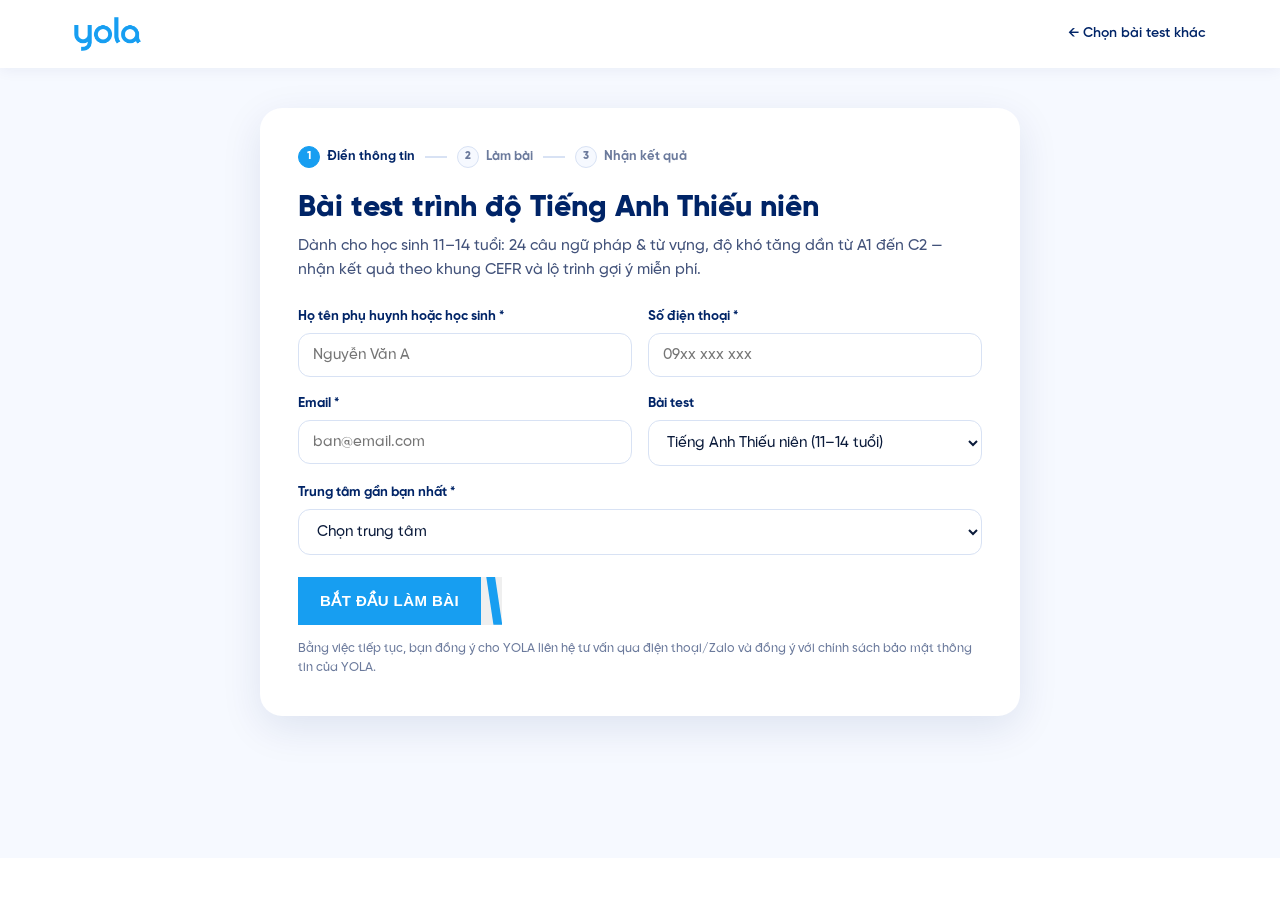
<file: thieu-nien/index.html>
<!DOCTYPE html>
<html lang="vi">
<head>
<meta charset="UTF-8">
<meta name="viewport" content="width=device-width, initial-scale=1.0">
<title>Bài test trình độ Tiếng Anh Thiếu niên miễn phí — YOLA</title>
<meta name="description" content="Bài test ngữ pháp và từ vựng 24 câu cho học sinh 11–14 tuổi, đánh giá theo khung CEFR. Nhận kết quả và lộ trình gợi ý ngay khi nộp bài.">
<meta name="robots" content="noindex">
<link rel="icon" type="image/png" href="../assets/img_favicon.png">

<!-- Google Tag Manager -->
<script>
var GTM_ID = 'GTM-TSVSP6Z';
(function(w,d,s,l){if(!GTM_ID)return;w[l]=w[l]||[];w[l].push({'gtm.start':new Date().getTime(),event:'gtm.js'});
var f=d.getElementsByTagName(s)[0],j=d.createElement(s);j.async=true;
j.src='https://www.googletagmanager.com/gtm.js?id='+GTM_ID;f.parentNode.insertBefore(j,f);})(window,document,'script','dataLayer');
</script>
<!-- End Google Tag Manager -->

<link rel="stylesheet" href="../assets/tokens.css">
<style>
/* ===== Header ===== */
header{position:sticky;top:0;background:#fff;z-index:100;box-shadow:0 2px 14px rgba(0,36,103,.06)}
.nav{display:flex;align-items:center;gap:20px;height:68px}
.nav .logo img{height:34px;width:auto}
.nav .back{margin-left:auto;font-size:var(--fs-sm);font-weight:var(--fw-semibold);color:var(--navy)}
.nav .back:hover{color:var(--blue)}

/* ===== Layout chung ===== */
.stage{min-height:calc(100vh - 110px);background:var(--grey);padding:40px 0 72px}
.panel{background:#fff;border-radius:var(--radius-2xl);box-shadow:var(--shadow-form);max-width:760px;margin:0 auto;padding:38px}
@media(max-width:560px){.panel{padding:26px 20px}}
.panel h1{font-size:clamp(22px,3vw,30px);font-weight:var(--fw-xbold);color:var(--navy);margin-bottom:8px}
/* Thanh tiến trình 3 chặng trên form */
.flow-steps{display:flex;align-items:center;gap:10px;margin-bottom:22px;flex-wrap:wrap}
.fstep{display:inline-flex;align-items:center;gap:7px;font-size:var(--fs-xs);font-weight:var(--fw-bold);color:var(--text-light);white-space:nowrap}
.fstep b{width:22px;height:22px;border-radius:50%;background:var(--grey);border:1.6px solid var(--border-input);color:var(--text-light);display:inline-flex;align-items:center;justify-content:center;font-size:11px;font-weight:var(--fw-xbold)}
.fstep.on{color:var(--navy)}
.fstep.on b{background:var(--blue);border-color:var(--blue);color:#fff}
.fsep{flex:0 0 22px;height:1.6px;background:var(--border-input)}
.panel .lead{color:var(--text-muted);font-weight:var(--fw-medium);font-size:15.5px;margin-bottom:24px}
.hidden{display:none!important}

/* ===== Form ===== */
.form-grid{display:grid;grid-template-columns:1fr 1fr;gap:16px}
@media(max-width:640px){.form-grid{grid-template-columns:1fr}}
.field{display:flex;flex-direction:column;gap:6px;min-width:0}
.field label{font-weight:var(--fw-bold);font-size:13.5px;color:var(--navy)}
.field input,.field select{width:100%;font-family:inherit;font-size:15px;font-weight:var(--fw-medium);padding:13px 14px;border:1.6px solid var(--border-input);border-radius:var(--radius-md);color:var(--ink);background:#fff;outline:none;transition:border var(--transition-fast)}
.field input:focus,.field select:focus{border-color:var(--blue)}
.field .err{font-size:var(--fs-2xs);color:#C0392B;font-weight:var(--fw-semibold);display:none}
.field.invalid input,.field.invalid select{border-color:#C0392B}
.field.invalid .err{display:block}
.form-actions{margin-top:22px;display:flex;align-items:center;gap:16px;flex-wrap:wrap}
.consent{font-size:12.5px;color:var(--text-light);margin-top:14px;font-weight:var(--fw-medium)}
.cta[disabled]{opacity:.55;pointer-events:none}

/* ===== OTP modal ===== */
.modal-bg{position:fixed;inset:0;background:rgba(0,36,103,.55);z-index:300;display:flex;align-items:center;justify-content:center;padding:20px}
.modal{background:#fff;border-radius:var(--radius-3xl);box-shadow:var(--shadow-modal);max-width:420px;width:100%;padding:34px 30px;text-align:center}
.modal h2{font-size:22px;font-weight:var(--fw-xbold);color:var(--navy);margin-bottom:8px}
.modal p{font-size:var(--fs-sm);color:var(--text-muted);font-weight:var(--fw-medium);margin-bottom:6px}
.otp-row{display:flex;gap:9px;justify-content:center;margin:22px 0 8px}
.otp-row input{width:46px;height:54px;text-align:center;font-size:22px;font-weight:var(--fw-xbold);font-family:inherit;color:var(--navy);border:1.6px solid var(--border-input);border-radius:var(--radius-md);outline:none}
.otp-row input:focus{border-color:var(--blue)}
.otp-err{font-size:var(--fs-xs);color:#C0392B;font-weight:var(--fw-semibold);min-height:18px;margin-bottom:6px}
.otp-meta{font-size:var(--fs-xs);color:var(--text-light);font-weight:var(--fw-medium);margin-bottom:18px}
.otp-meta button{background:none;border:none;font-family:inherit;font-size:var(--fs-xs);font-weight:var(--fw-bold);color:var(--blue);cursor:pointer;padding:0}
.otp-meta button[disabled]{color:var(--text-light);cursor:default}
.modal .close{margin-top:14px;background:none;border:none;font-family:inherit;font-size:var(--fs-xs);font-weight:var(--fw-semibold);color:var(--text-light);cursor:pointer}

/* ===== Bài làm ===== */
.progress{position:sticky;top:68px;z-index:90;background:var(--navy);color:#fff;padding:12px 0}
.progress .wrap{display:flex;align-items:center;gap:16px}
.progress .txt{font-size:var(--fs-sm);font-weight:var(--fw-bold)}
.pbar{flex:1;height:8px;background:rgba(255,255,255,.2);border-radius:var(--radius-pill);overflow:hidden}
.pbar i{display:block;height:100%;width:0;background:var(--lime);transition:width var(--transition-base)}
.timer{font-size:var(--fs-sm);font-weight:var(--fw-xbold);color:var(--sky);background:rgba(255,255,255,.12);border-radius:var(--radius-pill);padding:6px 14px;font-variant-numeric:tabular-nums;white-space:nowrap}
.timer.low{color:#fff;background:#C0392B}
.quiz-panel{max-width:1100px;margin:0 auto}
/* Đề bên trái (dính khi cuộn) — câu hỏi bên phải */
.part-grid{display:grid;grid-template-columns:1fr 1fr;gap:26px;align-items:start}
.stimulus{position:sticky;top:124px;max-height:calc(100vh - 150px);overflow-y:auto;border-radius:var(--radius-lg)}
.stimulus .passage{max-height:none;margin-bottom:0}
.stimulus .lform{margin-bottom:0}
@media(max-width:900px){
  .part-grid{grid-template-columns:1fr;gap:16px}
  .stimulus{position:sticky;top:112px;max-height:38vh;background:#fff;z-index:5;box-shadow:0 10px 18px rgba(0,36,103,.10)}
}
.part{background:#fff;border-radius:var(--radius-2xl);box-shadow:var(--shadow-form);padding:34px;margin-bottom:26px}
@media(max-width:560px){.part{padding:24px 18px}}
.part .ptag{display:inline-block;font-size:var(--fs-2xs);font-weight:var(--fw-bold);letter-spacing:.05em;text-transform:uppercase;color:var(--blue);background:rgba(23,158,241,.10);border-radius:var(--radius-pill);padding:6px 14px;margin-bottom:12px}
.part h2{font-size:clamp(19px,2.4vw,24px);font-weight:var(--fw-xbold);color:var(--navy);margin-bottom:8px}
.part .pdesc{font-size:var(--fs-sm);color:var(--text-muted);font-weight:var(--fw-medium);margin-bottom:20px}
audio{width:100%;margin-bottom:20px}
.lform{background:var(--grey);border:1.6px solid var(--border);border-radius:var(--radius-lg);padding:22px;margin-bottom:24px;font-size:var(--fs-body);font-weight:var(--fw-medium)}
.lform h3{font-size:15px;font-weight:var(--fw-xbold);color:var(--navy);margin-bottom:12px}
.lform p{margin-bottom:7px}
.lform .blank{font-weight:var(--fw-xbold);color:var(--blue)}
.q{border-top:1px solid var(--border-soft);padding:18px 0}
.q .qt{font-size:var(--fs-body);font-weight:var(--fw-bold);color:var(--ink);margin-bottom:12px}
.q .qt b{color:var(--blue)}
.opts{display:flex;flex-direction:column;gap:8px}
.opt{display:flex;align-items:flex-start;gap:10px;border:1.6px solid var(--border-input);border-radius:var(--radius-md);padding:12px 14px;cursor:pointer;font-size:var(--fs-sm);font-weight:var(--fw-medium);transition:border var(--transition-fast),background var(--transition-fast)}
.opt:hover{border-color:var(--blue)}
.opt input{accent-color:var(--blue);margin-top:2px}
.opt.sel{border-color:var(--blue);background:rgba(23,158,241,.06)}
.opts.tfn{flex-direction:row;flex-wrap:wrap}
.opts.four{display:grid;grid-template-columns:1fr 1fr;gap:8px}
@media(max-width:560px){.opts.four{grid-template-columns:1fr}}
.qgrid .q:first-child{border-top:none;padding-top:0}
.opts.tfn .opt{flex:1 1 30%;justify-content:center;text-transform:uppercase;font-weight:var(--fw-bold);font-size:var(--fs-xs)}
/* Chế độ xem lại bài làm */
.opt.rv-right{border-color:#2E7D32;background:rgba(144,235,54,.18)}
.opt.rv-wrong{border-color:#C0392B;background:rgba(192,57,43,.08)}
.opt.rv-right span::after{content:" ✓";color:#2E7D32;font-weight:var(--fw-xbold)}
.opt.rv-wrong span::after{content:" ✗";color:#C0392B;font-weight:var(--fw-xbold)}
.passage{border:1.6px solid var(--border);border-radius:var(--radius-lg);padding:22px;margin-bottom:24px;max-height:340px;overflow-y:auto;font-size:var(--fs-body);font-weight:var(--fw-regular);color:var(--ink);line-height:1.7}
.passage h3{font-size:16px;font-weight:var(--fw-xbold);color:var(--navy);margin-bottom:4px}
.passage .byline{font-size:var(--fs-xs);color:var(--text-light);font-weight:var(--fw-medium);margin-bottom:12px}
.submit-bar{display:flex;flex-direction:column;align-items:center;gap:10px;margin-top:6px}
.submit-bar .hint{font-size:var(--fs-xs);color:var(--text-light);font-weight:var(--fw-medium)}

/* Toast */
.toast{position:fixed;left:50%;bottom:90px;transform:translateX(-50%) translateY(20px);background:var(--navy);color:#fff;font-weight:var(--fw-semibold);font-size:var(--fs-sm);padding:13px 22px;border-radius:var(--radius-md);opacity:0;pointer-events:none;transition:all .3s;z-index:400;max-width:90vw;text-align:center}
.toast.show{opacity:1;transform:translateX(-50%) translateY(0)}
</style>
</head>
<body>
<!-- Google Tag Manager (noscript) -->
<noscript><iframe src="https://www.googletagmanager.com/ns.html?id=GTM-TSVSP6Z" height="0" width="0" style="display:none;visibility:hidden"></iframe></noscript>

<script src="../assets/config.js"></script>

<header>
  <div class="wrap nav">
    <a class="logo" href="../" aria-label="YOLA"><img src="../assets/img_logo_blue.png" alt="YOLA – Trung tâm Anh ngữ" width="120" height="34"></a>
    <a class="back" href="../">← Chọn bài test khác</a>
  </div>
</header>

<!-- ============ BƯỚC 1: FORM THÔNG TIN ============ -->
<div class="stage" id="step-form">
  <div class="wrap">
    <div class="panel">
      <div class="flow-steps" aria-hidden="true">
        <span class="fstep on"><b>1</b> Điền thông tin</span>
        <span class="fsep"></span>
        <span class="fstep"><b>2</b> Làm bài</span>
        <span class="fsep"></span>
        <span class="fstep"><b>3</b> Nhận kết quả</span>
      </div>
      <h1>Bài test trình độ Tiếng Anh Thiếu niên</h1>
      <p class="lead">Dành cho học sinh 11–14 tuổi: 24 câu ngữ pháp &amp; từ vựng, độ khó tăng dần từ A1 đến C2 — nhận kết quả theo khung CEFR và lộ trình gợi ý miễn phí.</p>
      <form id="regform" novalidate>
        <div class="form-grid">
          <div class="field" id="fw-name">
            <label for="f-name">Họ tên phụ huynh hoặc học sinh *</label>
            <input id="f-name" type="text" placeholder="Nguyễn Văn A" autocomplete="name" required>
            <span class="err">Vui lòng nhập họ tên</span>
          </div>
          <div class="field" id="fw-phone">
            <label for="f-phone">Số điện thoại *</label>
            <input id="f-phone" type="tel" inputmode="numeric" maxlength="10" placeholder="09xx xxx xxx" autocomplete="tel" required>
            <span class="err">Số điện thoại gồm đúng 10 số, bắt đầu bằng số 0</span>
          </div>
          <div class="field" id="fw-email">
            <label for="f-email">Email *</label>
            <input id="f-email" type="email" placeholder="ban@email.com" autocomplete="email" required>
            <span class="err">Email chưa đúng định dạng</span>
          </div>
          <div class="field">
            <label for="f-test">Bài test</label>
            <select id="f-test"><option value="JS" selected>Tiếng Anh Thiếu niên (11–14 tuổi)</option></select>
          </div>
          <div class="field" id="fw-center" style="grid-column:1/-1">
            <label for="f-center">Trung tâm gần bạn nhất *</label>
            <select id="f-center" required></select>
            <span class="err">Vui lòng chọn trung tâm hoặc hình thức Online</span>
          </div>
        </div>
        <div class="form-actions">
          <button class="cta light" type="submit" id="btn-start"><span class="lbl">Bắt đầu làm bài</span><span class="tail"></span></button>
        </div>
        <p class="consent">Bằng việc tiếp tục, bạn đồng ý cho YOLA liên hệ tư vấn qua điện thoại/Zalo và đồng ý với chính sách bảo mật thông tin của YOLA.</p>
      </form>
    </div>
  </div>
</div>

<!-- ============ OTP MODAL ============ -->
<div class="modal-bg hidden" id="otp-modal">
  <div class="modal">
    <h2>Nhập mã xác minh</h2>
    <p>Mã OTP 6 số đã được gửi qua <b>Zalo</b> đến số <b id="otp-phone">09xx xxx xxx</b></p>
    <div class="otp-row" id="otp-row">
      <input type="tel" maxlength="1" inputmode="numeric" aria-label="Số 1">
      <input type="tel" maxlength="1" inputmode="numeric" aria-label="Số 2">
      <input type="tel" maxlength="1" inputmode="numeric" aria-label="Số 3">
      <input type="tel" maxlength="1" inputmode="numeric" aria-label="Số 4">
      <input type="tel" maxlength="1" inputmode="numeric" aria-label="Số 5">
      <input type="tel" maxlength="1" inputmode="numeric" aria-label="Số 6">
    </div>
    <div class="otp-err" id="otp-err"></div>
    <div class="otp-meta">Không dùng Zalo? Mã sẽ tự động được gửi qua SMS.</div>
    <button class="cta light" id="otp-verify" type="button"><span class="lbl">Xác minh</span><span class="tail"></span></button><br>
    <button class="close" id="otp-close" type="button">Sửa lại số điện thoại</button>
  </div>
</div>

<!-- ============ BƯỚC 2: BÀI LÀM ============ -->
<div class="hidden" id="step-quiz">
  <div class="progress">
    <div class="wrap">
      <span class="txt" id="ptxt">0/24 câu</span>
      <div class="pbar"><i id="pfill"></i></div>
      <span class="timer" id="timer">15:00</span>
    </div>
  </div>
  <div class="stage">
    <div class="wrap quiz-panel">

      <div class="part">
        <span class="ptag">Grammar &amp; Vocabulary</span>
        <h2>Choose the best answer (A–D)</h2>
        <p class="pdesc">24 câu trắc nghiệm, độ khó tăng dần. Chọn một đáp án đúng nhất cho mỗi câu. Không có điểm trừ — câu chưa chắc vẫn nên chọn.</p>
        <div class="questions qgrid" id="all-qs"></div>
      </div>

      <div class="submit-bar">
        <button class="cta" id="btn-submit" type="button" disabled><span class="lbl">Nộp bài và nhận kết quả</span><span class="tail"></span></button>
        <span class="hint" id="submit-hint">Trả lời đủ 24 câu để nộp bài</span>
      </div>

    </div>
  </div>
</div>

<div class="toast" id="toast"></div>

<script>
/* =====================================================================
   CẤU HÌNH — API_URL (Apps Script Web App) đặt tại assets/config.js
   ===================================================================== */
var API_URL = (window.YOLA_CONFIG||{}).API_URL || '';
/* Khi mở bằng file:// (xem local), đường dẫn thư mục không tự mở index.html */
var IDX = (location.protocol==='file:') ? 'index.html' : '';

/* Gọi backend Apps Script. Content-Type text/plain để tránh CORS preflight
   (Apps Script không trả preflight; simple request thì đọc được response). */
function api(action, data){
  return fetch(API_URL, {
    method:'POST',
    headers:{'Content-Type':'text/plain;charset=utf-8'},
    body: JSON.stringify(Object.assign({action:action}, data))
  }).then(function(r){ return r.json(); });
}

/* =====================================================================
   BỘ CÂU HỎI — nguồn: "nội dung bài freetest.zip" → JS short test.docx
   24 câu, 6 bậc A1→C2 × 4 câu. ĐÁP ÁN KHÔNG nhúng ở đây — chấm phía Apps Script.
   ===================================================================== */
var QUESTIONS = [
  {n:1, t:'Elizabeth has new trainers. ______ blue.', opts:['They','Their','They’re','There']},
  {n:2, t:'It is always important to drive really ______.', opts:['Safe','Safety','Safely','Safly']},
  {n:3, t:'Skiing is fun, but it is very tiring on the _______.', opts:['sledge','nose','snow','legs']},
  {n:4, t:'Planes and helicopters are both types of ________.', opts:['Aircraft','Pilot','Transportation','Both A & C are correct']},
  {n:5, t:'She ________ very tall when she was in school.', opts:['didn’t use to be','didn’t used to be','not use to be','not used to be']},
  {n:6, t:'I really need some advice. What would you do if you ________ me?', opts:['are','be','were','would be']},
  {n:7, t:'Don’t put your cup on the _______ of the table – someone will knock it off.', opts:['edge','outside','boundary','border']},
  {n:8, t:'I’m sorry I didn’t _______ to disturb you.', opts:['hope','think','mean','suppose']},
  {n:9, t:'I’m not looking forward ________ Christmas this year.', opts:['at','for','on','to']},
  {n:10, t:'_______ tired Tully is when she gets home from work, she always makes time to read books to her kids before bedtime.', opts:['Whatever','No matter how','However much','Although']},
  {n:11, t:'I’d better _______ the floor a quick wipe before someone slips on it.', opts:['get','do','make','give']},
  {n:12, t:'Due to her responsible nature and generous personality, Rose receives a lot of _________ and respect from her friends.', opts:['complements','admiration','jealousy','excuses']},
  {n:13, t:'This is the house _______ we used to live in.', opts:['where','which','when','what']},
  {n:14, t:'The room looks different ________ the furniture gone.', opts:['from','as','with','because']},
  {n:15, t:'People who are shy rarely ________ conversation with others.', opts:['expose','tempt','initiate','captivate']},
  {n:16, t:'Tom and Sophia ________ after the big fight they had last night. Today, they are happy together again.', opts:['showed off','made up','figured out','turned up']},
  {n:17, t:'Only by using it ___________ master the language.', opts:['you can','can you','can','you']},
  {n:18, t:'Shops are open _______ you be in need of something to drink.', opts:['in case','if','should','otherwise']},
  {n:19, t:'The police arrived in the ______ of time to catch the thief as he ran from the shop.', opts:['nick','period','flow','length']},
  {n:20, t:'When I told her how much it cost, she nearly had a ___________.', opts:['seizure','fever','faint heart','paralysis']},
  {n:21, t:'__________ some members’ objections, I think we must go ahead with the plan.', opts:['Without','Albeit without','Notwithstanding','In spite']},
  {n:22, t:'I didn’t listen __________ survive the conversation.', opts:['so much as','so as to','so to speak','so as not to']},
  {n:23, t:'I may like outdoor sports but I draw the _______ at swimming in a river in winter.', opts:['exception','difference','sign','line']},
  {n:24, t:'Farming is no bed of _________.', opts:['straw','nails','roses','rice']}
];
var TOTAL_Q = QUESTIONS.length;

/* ===== 13 trung tâm + Online (mã CRM theo company.md) ===== */
var CENTERS = [
  {n:'YOLA Cống Quỳnh — Quận 1 (cũ)', crm:'SG2'},
  {n:'YOLA Cộng Hoà — Quận Tân Bình (cũ)', crm:'SG3'},
  {n:'YOLA Phan Văn Trị — Quận Gò Vấp (cũ)', crm:'SG5'},
  {n:'YOLA Điện Biên Phủ — Quận Bình Thạnh (cũ)', crm:'SG6'},
  {n:'YOLA Phan Đăng Lưu — Quận Phú Nhuận (cũ)', crm:'SG7'},
  {n:'YOLA Đặng Văn Bi — TP. Thủ Đức (cũ)', crm:'SG9'},
  {n:'YOLA Lũy Bán Bích — Quận Tân Phú (cũ)', crm:'SG10'},
  {n:'YOLA Bình Tân — Quận Bình Tân (cũ)', crm:'SG11'},
  {n:'YOLA Trần Não — Quận 2 (cũ)', crm:'SG13'},
  {n:'YOLA Hoàng Trọng Mậu — Quận 7 (cũ)', crm:'SG15'},
  {n:'YOLA Đỗ Xuân Hợp — Quận 9 (cũ)', crm:'SG18'},
  {n:'YOLA Nguyễn Tri Phương — Quận 10 (cũ)', crm:'SG19'},
  {n:'YOLA Huỳnh Tấn Phát — Quận 7 (cũ)', crm:'SG20'},
  {n:'YOLA Online — làm test tại nhà', crm:'SG00'}
];

/* ===== Bắt & giữ UTM/click-id (cùng cơ chế LP đang chạy) ===== */
var TRACK_KEYS=['utm_source','utm_medium','utm_campaign','utm_content','utm_term','gclid','gbraid','wbraid','fbclid','ttclid','msclkid'];
var TRACK={};
(function(){
  var q={}; try{ new URLSearchParams(location.search).forEach(function(v,k){ q[k.toLowerCase()]=v; }); }catch(e){}
  var saved={}; try{ saved=JSON.parse(sessionStorage.getItem('yola_track')||'{}'); }catch(e){}
  var hasNew=TRACK_KEYS.some(function(k){return q[k]});
  TRACK_KEYS.forEach(function(k){ TRACK[k]= hasNew ? (q[k]||'') : (saved[k]||''); });
  if(!TRACK.utm_source && (TRACK.gclid||TRACK.gbraid||TRACK.wbraid)){ TRACK.utm_source='google'; TRACK.utm_medium=TRACK.utm_medium||'cpc'; }
  if(!TRACK.utm_source && TRACK.fbclid){ TRACK.utm_source='facebook'; TRACK.utm_medium=TRACK.utm_medium||'paid_social'; }
  if(!TRACK.utm_source && TRACK.ttclid){ TRACK.utm_source='tiktok'; TRACK.utm_medium=TRACK.utm_medium||'paid_social'; }
  if(!TRACK.utm_source && !saved.utm_source && document.referrer){
    try{ var h=new URL(document.referrer).hostname.replace('www.',''); if(h && h!==location.hostname){ TRACK.utm_source=h; TRACK.utm_medium='referral'; } }catch(e){}
  }
  if(hasNew || !saved.first_url) TRACK.first_url = (saved.first_url && !hasNew) ? saved.first_url : location.href;
  else TRACK.first_url = saved.first_url;
  try{ sessionStorage.setItem('yola_track', JSON.stringify(TRACK)); }catch(e){}
  window.dataLayer=window.dataLayer||[];
  window.dataLayer.push({event:'yola_track_ready', yola_utm_source:TRACK.utm_source, yola_utm_medium:TRACK.utm_medium,
    yola_utm_campaign:TRACK.utm_campaign, yola_gclid:TRACK.gclid});
})();
function trackQuery(){
  var p=[]; TRACK_KEYS.forEach(function(k){ if(TRACK[k]) p.push(encodeURIComponent(k)+'='+encodeURIComponent(TRACK[k])); });
  return p.length ? ('?'+p.join('&')) : '';
}

/* ===== dataLayer — dùng ĐÚNG taxonomy `ielts_*` đã dựng sẵn trong GTM-TSVSP6Z
   (audit 31/08/2026: 20 trigger Custom Event + tag GA4 đã published, không cần sửa GTM).
   dl(name, params, once): once=true → chỉ bắn 1 lần/phiên trang (chống đếm trùng). ===== */
var DL_FIRED={};
function dl(name, params, once){
  if(once && DL_FIRED[name]) return;
  DL_FIRED[name]=true;
  window.dataLayer=window.dataLayer||[];
  var o=Object.assign({event:name, test_type:'js'}, params||{});
  window.dataLayer.push(o);
}

/* ===== Giờ Việt Nam YYYY-MM-DD HH:mm:ss ===== */
function vnTime(){
  try{
    var d=new Date(Date.now()+7*3600*1000);
    var p=function(n){return (n<10?'0':'')+n};
    return d.getUTCFullYear()+'-'+p(d.getUTCMonth()+1)+'-'+p(d.getUTCDate())+' '+
           p(d.getUTCHours())+':'+p(d.getUTCMinutes())+':'+p(d.getUTCSeconds());
  }catch(e){ return ''; }
}

/* ===== Toast ===== */
function toast(msg){
  var t=document.getElementById('toast');
  t.textContent=msg; t.classList.add('show');
  clearTimeout(t._tm); t._tm=setTimeout(function(){t.classList.remove('show')},3200);
}

/* =====================================================================
   BƯỚC 1 — FORM + VALIDATE
   ===================================================================== */
var LEAD = {};
(function(){
  var sel=document.getElementById('f-center');
  var o0=document.createElement('option'); o0.value=''; o0.textContent='Chọn trung tâm'; sel.appendChild(o0);
  CENTERS.forEach(function(c){
    var o=document.createElement('option'); o.value=c.crm; o.textContent=c.n; sel.appendChild(o);
  });
})();
function setInvalid(id, bad){ document.getElementById(id).classList.toggle('invalid', !!bad); }

/* --- Funnel form: js_form_view → js_form_start → js_form_complete → js_start_test_click --- */
(function(){
  var isReview=false;
  try{ isReview = new URLSearchParams(location.search).get('review')==='1'; }catch(e){}
  if(!isReview) dl('js_form_view', null, true);
  var ids=['f-name','f-phone','f-email','f-test','f-center'];
  function allFilled(){ return ids.every(function(id){ var el=document.getElementById(id); return el && el.value.trim()!==''; }); }
  ids.forEach(function(id){
    var el=document.getElementById(id); if(!el) return;
    ['input','change'].forEach(function(ev){
      el.addEventListener(ev, function(){
        dl('js_form_start', {field:id}, true);
        if(allFilled()) dl('js_form_complete', null, true);   /* "Điền đủ 5 field" */
      });
    });
  });
})();
document.getElementById('regform').addEventListener('submit', function(e){
  e.preventDefault();
  dl('js_start_test_click', null, true);
  var name=document.getElementById('f-name').value.trim();
  var phone=document.getElementById('f-phone').value.trim();
  var email=document.getElementById('f-email').value.trim();
  var center=document.getElementById('f-center').value;
  var badName=!name, badPhone=!/^0[0-9]{9}$/.test(phone),
      badEmail=!/^[^\s@]+@[^\s@]+\.[^\s@]+$/.test(email), badCenter=!center;
  setInvalid('fw-name',badName); setInvalid('fw-phone',badPhone);
  setInvalid('fw-email',badEmail); setInvalid('fw-center',badCenter);
  if(badName||badPhone||badEmail||badCenter) return;
  LEAD={name:name, phone:phone, email:email, center:center, test:'JS'};
  try{ sessionStorage.setItem('yola_test_lead', JSON.stringify(LEAD)); }catch(e){}
  openOtp();
});

/* =====================================================================
   OTP — gửi/kiểm qua Apps Script (vendor VietGuys, ZNS template 514414,
   fail-over SMS do vendor xử lý qua tham số failover:"sms").
   ===================================================================== */
function requestOtp(){
  return api('send_otp', {phone:LEAD.phone}).then(function(res){
    if(res && res.ok) return res;
    document.getElementById('otp-err').textContent = (res && res.message) || 'Không gửi được mã, thử lại sau.';
    return res;
  }).catch(function(){
    document.getElementById('otp-err').textContent='Lỗi kết nối, thử lại sau.';
    return {ok:false};
  });
}
function openOtp(){
  var m=document.getElementById('otp-modal');
  m.classList.remove('hidden');
  /* Hiện SĐT ĐẦY ĐỦ để khách tự kiểm tra lại số (quyết định 20/08) */
  document.getElementById('otp-phone').textContent = LEAD.phone;
  document.getElementById('otp-err').textContent='';
  var inputs=document.getElementById('otp-row').querySelectorAll('input');
  inputs.forEach(function(i){i.value=''});
  inputs[0].focus();
  dl('js_otp_popup_view');            /* GTM: "Popup OTP hiển thị" */
  /* Khóa nút Xác minh tới khi server tạo xong mã (Apps Script mất 1–3s) —
     tránh bấm xác minh trước khi mã tồn tại */
  var vb=document.getElementById('otp-verify'), vl=vb.querySelector('.lbl');
  vb.setAttribute('disabled',''); vl.textContent='Đang gửi mã…';
  requestOtp().then(function(res){
    vl.textContent='Xác minh';
    if(res && res.ok) vb.removeAttribute('disabled');   /* gửi lỗi → giữ khóa, thông báo lỗi gửi đã hiện */
  });
}
document.getElementById('otp-close').addEventListener('click', function(){
  document.getElementById('otp-modal').classList.add('hidden');
  dl('js_otp_popup_close');           /* GTM: "User đóng popup OTP" */
});
(function(){
  var inputs=Array.prototype.slice.call(document.getElementById('otp-row').querySelectorAll('input'));
  inputs.forEach(function(inp,i){
    inp.addEventListener('input', function(){
      dl('js_otp_input_start', null, true);   /* GTM: "Nhập ký tự OTP đầu tiên" */
      inp.value=inp.value.replace(/\D/g,'').slice(0,1);
      if(inp.value && i<inputs.length-1) inputs[i+1].focus();
    });
    inp.addEventListener('keydown', function(e){
      if(e.key==='Backspace' && !inp.value && i>0) inputs[i-1].focus();
    });
    inp.addEventListener('paste', function(e){
      var txt=(e.clipboardData||window.clipboardData).getData('text').replace(/\D/g,'');
      if(txt.length>=2){ e.preventDefault(); inputs.forEach(function(x,j){ x.value=txt[j]||''; }); inputs[Math.min(txt.length,5)].focus(); }
    });
  });
})();
document.getElementById('otp-verify').addEventListener('click', function(){
  var btn=this;
  var code=Array.prototype.map.call(document.getElementById('otp-row').querySelectorAll('input'),function(i){return i.value}).join('');
  if(code.length<6){ document.getElementById('otp-err').textContent='Nhập đủ 6 số'; return; }
  dl('js_otp_verify_click');          /* GTM: "Click Xác thực ngay" */
  function pass(){
    document.getElementById('otp-modal').classList.add('hidden');
    sendVerifiedLead();
    startQuiz();
  }
  function fail(msg){
    document.getElementById('otp-err').textContent = msg;
    dl('js_otp_verify_fail', {reason: msg});   /* GTM: "Hiện popup OTP sai/hết hạn" */
  }
  btn.setAttribute('disabled','');
  api('verify_otp', {phone:LEAD.phone, code:code}).then(function(res){
    btn.removeAttribute('disabled');
    if(res && res.ok){ pass(); }
    else fail((res && res.message) || 'Mã chưa đúng, kiểm tra lại tin nhắn.');
  }).catch(function(){
    btn.removeAttribute('disabled');
    document.getElementById('otp-err').textContent='Lỗi kết nối, thử lại.';
  });
});

/* =====================================================================
   GHI LEAD — CHỈ SAU KHI OTP VERIFY THÀNH CÔNG (quyết định 2026-08-19)
   Sheet "Leads": mọi lead đã verify OTP. Sheet "TestResults": lead đã nộp bài.
   ===================================================================== */
function leadPayload(){
  return {
    full_name: LEAD.name,
    phone_number: LEAD.phone,
    email: LEAD.email,
    program: 'JUNIOR',                     /* mã CRM Tiếng Anh Thiếu niên (courses.md) */
    center: LEAD.center,
    description: 'Lead từ bài test trình độ Tiếng Anh Thiếu niên online — đã verify OTP',
    landing_page_url: TRACK.first_url || location.href,
    submitted_at: vnTime(),
    utm_source: TRACK.utm_source||'', utm_medium: TRACK.utm_medium||'',
    utm_campaign: TRACK.utm_campaign||'', utm_content: TRACK.utm_content||'',
    utm_term: TRACK.utm_term||'', gclid: TRACK.gclid||'',
    referrer: document.referrer||'',
    device: (window.innerWidth<=820?'mobile':'desktop'),
    page_path: location.pathname
  };
}
function sendVerifiedLead(){
  dl('js_otp_verify_success', null, true);   /* GTM: "OTP đúng, vào trang test" */
  var payload=leadPayload();
  /* Ghi vào sheet Leads — sendBeacon để không rớt */
  try{
    var body=JSON.stringify(Object.assign({action:'save_lead'}, payload));
    if(!(navigator.sendBeacon && navigator.sendBeacon(API_URL, new Blob([body],{type:'text/plain;charset=utf-8'})))){
      fetch(API_URL,{method:'POST',mode:'no-cors',keepalive:true,headers:{'Content-Type':'text/plain;charset=utf-8'},body:body}).catch(function(){});
    }
  }catch(e){}
}

/* =====================================================================
   BƯỚC 2 — BÀI LÀM
   ===================================================================== */
var ANSWERS={};
function renderQs(){
  var w=document.getElementById('all-qs');
  QUESTIONS.forEach(function(q){
    var d=document.createElement('div'); d.className='q';
    d.innerHTML='<div class="qt"><b>Câu '+q.n+'.</b> '+q.t+'</div>';
    var o=document.createElement('div'); o.className='opts four';
    q.opts.forEach(function(op,idx){
      var L=['A','B','C','D'][idx];
      var l=document.createElement('label'); l.className='opt';
      l.innerHTML='<input type="radio" name="q'+q.n+'" value="'+L+'"><span><b>'+L+'.</b> '+op+'</span>';
      o.appendChild(l);
    });
    d.appendChild(o); w.appendChild(d);
  });
  bindAnswerInputs();
}
function bindAnswerInputs(){
  document.querySelectorAll('.opts input[type=radio]').forEach(function(inp){
    inp.addEventListener('change', function(){
      var group=inp.closest('.opts');
      group.querySelectorAll('.opt').forEach(function(o){o.classList.remove('sel')});
      inp.closest('.opt').classList.add('sel');
      var isChange = ANSWERS.hasOwnProperty(inp.name);
      ANSWERS[inp.name]=inp.value;
      dl('js_test_start', null, true);
      dl(isChange ? 'js_answer_change' : 'js_answer_select', {question: inp.name});
      updateProgress();
    });
  });
  document.querySelectorAll('input.ans-text').forEach(function(inp){
    inp.addEventListener('input', function(){
      var v=inp.value.trim();
      var had = ANSWERS.hasOwnProperty(inp.name);
      if(v){ ANSWERS[inp.name]=v; } else { delete ANSWERS[inp.name]; }
      dl('js_test_start', null, true);
      if(v && !had) dl('js_answer_select', {question: inp.name});
      updateProgress();
    });
  });
}
function updateProgress(){
  var done=Object.keys(ANSWERS).length;
  document.getElementById('ptxt').textContent=done+'/'+TOTAL_Q+' câu';
  document.getElementById('pfill').style.width=(done/TOTAL_Q*100)+'%';
  /* Mốc tiến độ 25/50/75/100% — mỗi mốc bắn 1 lần (GTM: "Trả lời đạt x%") */
  var pct=done/TOTAL_Q*100;
  [25,50,75,100].forEach(function(m){ if(pct>=m) dl('js_test_progress_'+m, {answered:done}, true); });
  var btn=document.getElementById('btn-submit');
  btn.disabled = done<TOTAL_Q;
  document.getElementById('submit-hint').textContent =
    done<TOTAL_Q ? ('Còn '+(TOTAL_Q-done)+' câu chưa trả lời') : 'Sẵn sàng — bấm nút để nhận kết quả';
}
/* ===== Đồng hồ 15 phút — hết giờ tự nộp ===== */
var TEST_SECONDS = 15*60, quizTimer=null;
function startTimer(){
  var left=TEST_SECONDS, el=document.getElementById('timer');
  quizTimer=setInterval(function(){
    left--;
    var m=Math.floor(left/60), s=left%60;
    el.textContent=(m<10?'0':'')+m+':'+(s<10?'0':'')+s;
    if(left<=120) el.classList.add('low');
    if(left<=0){
      clearInterval(quizTimer);
      toast('Hết giờ — hệ thống tự nộp bài của bạn.');
      doSubmit(true);
    }
  },1000);
}
function startQuiz(){
  document.getElementById('step-form').classList.add('hidden');
  document.getElementById('step-quiz').classList.remove('hidden');
  window.scrollTo(0,0);
  startTimer();
  window.__quizActive=true;
  dl('js_test_page_view', null, true);      /* GTM: "Load trang nội dung bài test" */
}
renderQs();
/* Rời trang bài làm trước khi nộp (đóng tab / back) — GTM: "Rời trang test trước khi ra result" */
window.addEventListener('pagehide', function(){
  if(window.__quizActive && !window.__submitted) dl('js_test_abandon', {answered:Object.keys(ANSWERS).length}, true);
});

/* ===== Nộp bài (force=true khi hết giờ: nộp cả bài chưa trả lời đủ) ===== */
function doSubmit(force){
  if(window.__submitted) return; window.__submitted=true;
  clearInterval(quizTimer);
  var btn=document.getElementById('btn-submit');
  btn.setAttribute('disabled','');
  btn.querySelector('.lbl').textContent='Đang chấm bài…';
  var payload=Object.assign({action:'submit_test', answers:ANSWERS, test:'JS'}, leadPayload());
  /* GTM: "Click Hoàn thành bài test" — submit_mode: manual (bấm nút) / auto (hết 15 phút) */
  dl('js_test_submit_click', {submit_mode: force?'auto':'manual', answered:Object.keys(ANSWERS).length});
  function go(result){
    try{ sessionStorage.setItem('yola_test_result', JSON.stringify(result||{})); }catch(e){}
    var q=trackQuery();
    q = q ? (q+'&done=1') : '?done=1';
    /* IDX: file:// không tự mở index.html trong thư mục — thêm rõ tên file khi xem local */
    location.href='ket-qua-bai-test/'+IDX+q;
  }
  api('submit_test', payload).then(function(res){
    if(res && res.ok){ go(res); }
    else{
      window.__submitted=false;
      btn.removeAttribute('disabled');
      btn.querySelector('.lbl').textContent='Nộp bài và nhận kết quả';
      toast((res && res.message) || 'Chưa nộp được bài, thử lại nhé.');
      if(force) startTimer();
    }
  }).catch(function(){
    window.__submitted=false;
    btn.removeAttribute('disabled');
    btn.querySelector('.lbl').textContent='Nộp bài và nhận kết quả';
    toast('Lỗi kết nối, bấm nộp bài lần nữa nhé.');
  });
}
document.getElementById('btn-submit').addEventListener('click', function(){ doSubmit(false); });

/* =====================================================================
   CHẾ ĐỘ XEM LẠI BÀI LÀM (?review=1) — câu sai tô đỏ, đáp án đúng tô xanh.
   Dữ liệu lấy từ sessionStorage (server trả details khi chấm).
   ===================================================================== */
(function(){
  var isReview=false;
  try{ isReview = new URLSearchParams(location.search).get('review')==='1'; }catch(e){}
  if(!isReview) return;
  var r={};
  try{ r=JSON.parse(sessionStorage.getItem('yola_test_result')||'{}'); }catch(e){}
  if(!r || !r.details){ return; } /* không có dữ liệu → giữ trang form bình thường */
  document.getElementById('step-form').classList.add('hidden');
  document.getElementById('step-quiz').classList.remove('hidden');
  /* Ẩn đồng hồ + nút nộp, đổi thanh tiến độ thành banner review */
  document.getElementById('timer').style.display='none';
  document.querySelector('.submit-bar').innerHTML=
    '<a class="cta" href="ket-qua-bai-test/'+ IDX + (trackQuery()||'') +'"><span class="lbl">Quay lại trang kết quả</span><span class="tail"></span></a>';
  document.getElementById('ptxt').textContent='Bài làm của bạn — đúng '+(r.score||0)+'/'+(r.total||10)+' câu';
  document.getElementById('pfill').style.width=((r.score||0)/(r.total||10)*100)+'%';
  /* Tô màu từng câu */
  Object.keys(r.details).forEach(function(k){
    var d=r.details[k];
    document.querySelectorAll('input[name="'+k+'"]').forEach(function(inp){
      inp.disabled=true;
      var opt=inp.closest('.opt');
      if(inp.value===d.your){ inp.checked=true; opt.classList.add(d.ok?'rv-right':'rv-wrong'); }
      if(inp.value===d.correct){ opt.classList.add('rv-right'); }
    });
  });
  window.scrollTo(0,0);
})();
</script>
</body>
</html>
</file>
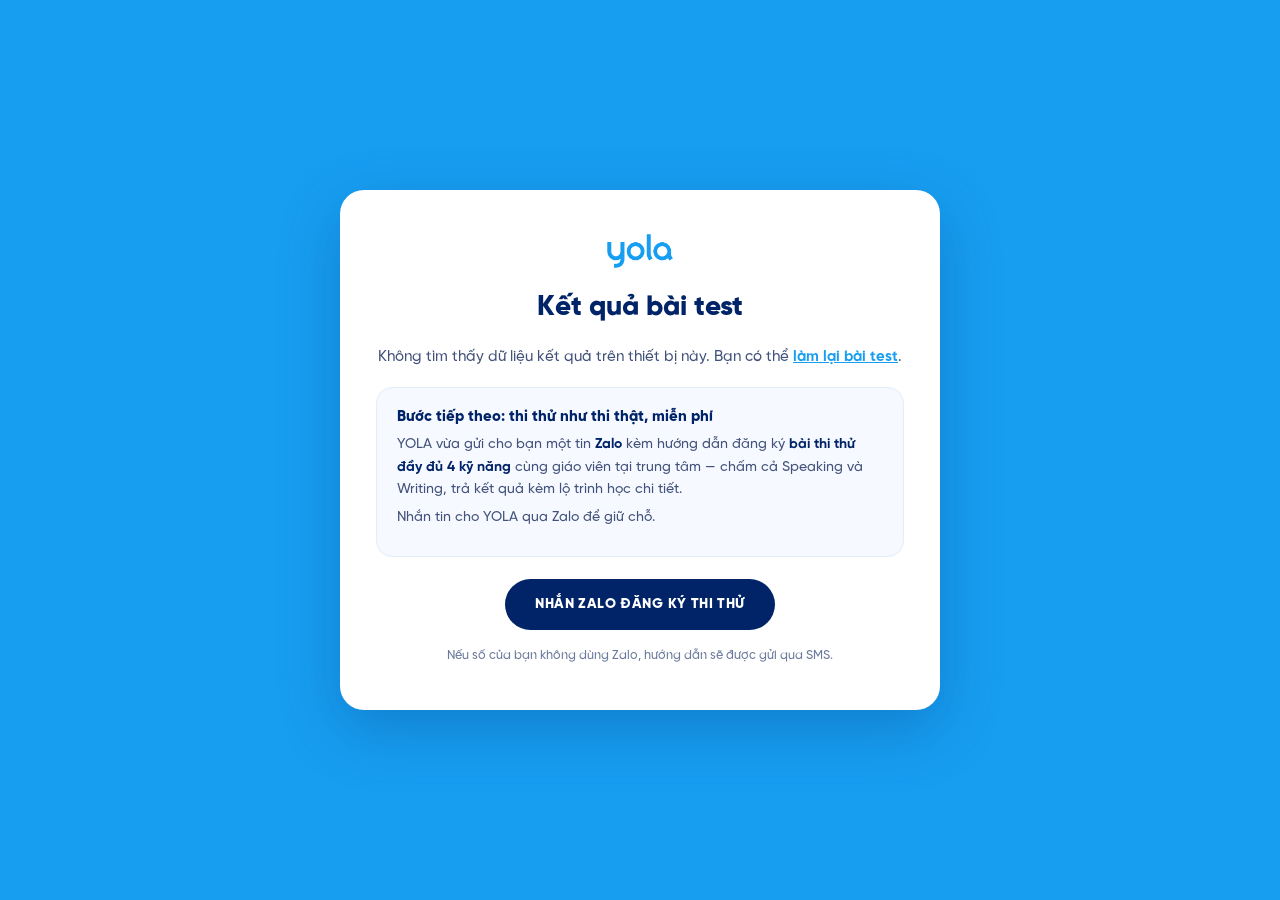
<file: ielts/ket-qua-bai-test/index.html>
<!DOCTYPE html>
<html lang="vi">
<head>
<meta charset="UTF-8">
<meta name="viewport" content="width=device-width, initial-scale=1.0">
<title>Kết quả bài test trình độ IELTS — YOLA</title>
<meta name="robots" content="noindex">
<link rel="icon" type="image/png" href="../../assets/img_favicon.png">

<!-- Google Tag Manager -->
<script>
var GTM_ID = 'GTM-TSVSP6Z';
(function(w,d,s,l){if(!GTM_ID)return;w[l]=w[l]||[];w[l].push({'gtm.start':new Date().getTime(),event:'gtm.js'});
var f=d.getElementsByTagName(s)[0],j=d.createElement(s);j.async=true;
j.src='https://www.googletagmanager.com/gtm.js?id='+GTM_ID;f.parentNode.insertBefore(j,f);})(window,document,'script','dataLayer');
</script>
<!-- End Google Tag Manager -->

<link rel="stylesheet" href="../../assets/tokens.css">
<style>
body{background:var(--blue);min-height:100vh;display:flex;flex-direction:column;align-items:center;justify-content:center;padding:24px}
.card{background:#fff;border-radius:var(--radius-3xl);max-width:600px;width:100%;padding:44px 36px;text-align:center;box-shadow:var(--shadow-modal)}
@media(max-width:560px){.card{padding:32px 22px}}
.card .logo{height:34px;margin:0 auto 22px;display:block;width:auto}
h1{font-size:clamp(22px,4.6vw,28px);font-weight:var(--fw-xbold);color:var(--navy);line-height:1.25;margin-bottom:20px}
.score-wrap{display:flex;gap:14px;justify-content:center;margin-bottom:20px;flex-wrap:wrap}
.score-box{background:var(--grey);border:1.6px solid var(--border);border-radius:var(--radius-lg);padding:18px 22px;min-width:140px}
.score-box .lbl{font-size:var(--fs-2xs);font-weight:var(--fw-bold);letter-spacing:.05em;text-transform:uppercase;color:var(--text-light);margin-bottom:6px}
.score-box .val{font-size:clamp(26px,5vw,34px);font-weight:var(--fw-xbold);color:var(--navy);line-height:1.1}
.score-box.hl{background:var(--navy);border-color:var(--navy)}
.score-box.hl .lbl{color:var(--text-on-navy)}
.score-box.hl .val{color:var(--sky);font-size:clamp(19px,3.6vw,24px);padding-top:5px}
.course{background:rgba(144,235,54,.18);border:1.6px solid var(--lime);border-radius:var(--radius-lg);padding:16px 20px;margin-bottom:20px}
.course .lbl{font-size:var(--fs-2xs);font-weight:var(--fw-bold);letter-spacing:.05em;text-transform:uppercase;color:var(--text-muted);margin-bottom:4px}
.course .val{font-size:18px;font-weight:var(--fw-xbold);color:var(--navy)}
p{font-size:15px;font-weight:var(--fw-medium);color:var(--text-muted);line-height:1.6;margin-bottom:8px}
p b{color:var(--navy)}
.next-box{background:var(--grey);border:1.6px solid var(--border);border-radius:var(--radius-lg);padding:20px;margin:18px 0 6px;text-align:left}
.next-box h2{font-size:15px;font-weight:var(--fw-xbold);color:var(--navy);margin-bottom:8px}
.next-box p{font-size:var(--fs-sm);margin-bottom:6px}
.btn{display:inline-block;margin-top:16px;background:var(--navy);color:#fff;font-weight:var(--fw-xbold);font-size:14px;text-transform:uppercase;letter-spacing:.03em;border-radius:var(--radius-pill);padding:15px 30px;transition:filter var(--transition-fast)}
.btn:hover{filter:brightness(1.25)}
.sub{margin-top:16px;font-size:12.5px;color:var(--text-light);font-weight:var(--fw-medium)}
.review-link{display:inline-block;margin-top:14px;font-size:var(--fs-sm);font-weight:var(--fw-bold);color:var(--blue);text-decoration:underline}
.hidden{display:none!important}
.abil{background:#fff;border:1.6px solid var(--border);border-radius:var(--radius-lg);padding:20px;margin:6px 0 18px;text-align:left}
.abil h2{font-size:15px;font-weight:var(--fw-xbold);color:var(--navy);margin-bottom:4px}
.abil .sub{font-size:var(--fs-xs);color:var(--text-light);font-weight:var(--fw-medium);margin-bottom:12px}
.abil .cols{display:grid;grid-template-columns:1fr 1fr;gap:16px}
@media(max-width:560px){.abil .cols{grid-template-columns:1fr}}
.abil h3{font-size:var(--fs-2xs);font-weight:var(--fw-bold);letter-spacing:.05em;text-transform:uppercase;color:var(--blue);margin-bottom:8px}
.abil ul{list-style:none;padding:0;margin:0}
.abil li{position:relative;padding-left:16px;font-size:var(--fs-sm);font-weight:var(--fw-medium);color:var(--text-muted);line-height:1.55;margin-bottom:6px}
.abil li::before{content:"";position:absolute;left:0;top:9px;width:7px;height:7px;border-radius:50%;background:var(--lime)}

</style>
</head>
<body>
<!-- Google Tag Manager (noscript) -->
<noscript><iframe src="https://www.googletagmanager.com/ns.html?id=GTM-TSVSP6Z" height="0" width="0" style="display:none;visibility:hidden"></iframe></noscript>

<div class="card">
  <img class="logo" src="../../assets/img_logo_blue.png" alt="YOLA" width="120" height="34">
  <h1 id="title">Kết quả bài test của bạn</h1>

  <!-- Có điểm trong sessionStorage -->
  <div id="with-score">
    <div class="score-wrap">
      <div class="score-box">
        <div class="lbl">Số câu đúng</div>
        <div class="val" id="score">–/10</div>
      </div>
      <div class="score-box hl">
        <div class="lbl">Trình độ (CEFR)</div>
        <div class="val" id="cefr">–</div>
      </div>
    </div>
    <div class="course">
      <div class="lbl">Khóa học phù hợp với bạn</div>
      <div class="val" id="course">–</div>
    </div>
    <p>Bài test online đo 2 kỹ năng <b>Listening và Reading</b> nên kết quả mang tính tham khảo.</p>
  </div>

  <!-- Vào thẳng trang, không có dữ liệu điểm -->
  <div id="no-score" class="hidden">
    <p>Không tìm thấy dữ liệu kết quả trên thiết bị này. Bạn có thể <a id="lnk-retry" href="../" style="color:var(--blue);font-weight:var(--fw-bold);text-decoration:underline">làm lại bài test</a>.</p>
  </div>

  <!-- Bảng tóm tắt năng lực theo trình độ — dữ liệu trong script ABIL cuối trang -->
  <div class="abil hidden" id="abil">
    <h2 id="abil-title"></h2>
    <div class="sub" id="abil-sub"></div>
    <div class="cols">
      <div><h3 id="abil-h1"></h3><ul id="abil-l1"></ul></div>
      <div><h3 id="abil-h2"></h3><ul id="abil-l2"></ul></div>
    </div>
  </div>

  <div class="next-box">
    <h2>Bước tiếp theo: thi thử như thi thật, miễn phí</h2>
    <p>YOLA vừa gửi cho bạn một tin <b>Zalo</b> kèm hướng dẫn đăng ký <b>bài thi thử đầy đủ 4 kỹ năng</b> cùng giáo viên tại trung tâm — chấm cả Speaking và Writing, trả kết quả kèm lộ trình học chi tiết.</p>
    <p>Nhắn tin cho YOLA qua Zalo để giữ chỗ.</p>
  </div>

  <a class="btn" href="https://zalo.me/255593115385904054" rel="noopener">Nhắn Zalo đăng ký thi thử</a><br>
  <a class="review-link hidden" id="btn-review" href="../?review=1">Xem lại bài làm &amp; đáp án</a>
  <div class="sub">Nếu số của bạn không dùng Zalo, hướng dẫn sẽ được gửi qua SMS.</div>
</div>

<script>
(function(){
  /* Hiện điểm từ sessionStorage (do trang bài làm lưu sau khi server chấm) */
  var r={};
  try{ r=JSON.parse(sessionStorage.getItem('yola_test_result')||'{}'); }catch(e){}
  if(r && typeof r.score==='number'){
    document.getElementById('score').textContent = r.score+'/'+(r.total||10);
    document.getElementById('cefr').textContent = r.cefr||'–';
    document.getElementById('course').textContent = r.course||'–';
    if(r.details){
      var rv=document.getElementById('btn-review');
      rv.classList.remove('hidden');
      /* file:// không tự mở index.html trong thư mục — sửa href khi xem local */
      rv.href = '../' + (location.protocol==='file:'?'index.html':'') + '?review=1';
    }
  }else{
    document.getElementById('with-score').classList.add('hidden');
    document.getElementById('no-score').classList.remove('hidden');
    document.getElementById('title').textContent='Kết quả bài test';
    var lr=document.getElementById('lnk-retry'); if(lr) lr.href='../'+(location.protocol==='file:'?'index.html':'');
  }
  /* ===== Tracking — taxonomy `ielts_*` đã có sẵn trong GTM-TSVSP6Z (audit 31/08/2026) =====
     - ielts_result_view : conversion. Trigger này nối 3 tag đã published: GA4 "Load trang kết quả",
       Google Ads "Submit form success - Freetest - Luyện thi IELTS", và "Theo dõi ngoại tuyến 9690".
       Chỉ bắn khi vừa nộp bài (cờ done=1, tự gỡ sau 2,5s) — reload/back không đếm trùng.
     - user_data {email, phone_number} : tag "Theo dõi ngoại tuyến 9690" đọc biến dataLayer `user_data`
       (JS trong GTM tự đổi 0xxx → +84xxx) để match conversion ngoại tuyến. Lấy từ form đã verify OTP.
     - ielts_result_return : mở lại trang kết quả (không có done=1) — không phải conversion.
     Slug không chứa "cam-on" nên không dính trigger GTM cũ dùng chung với LDP Ladipage. */
  window.dataLayer=window.dataLayer||[];
  var lead={};
  try{ lead=JSON.parse(sessionStorage.getItem('yola_test_lead')||'{}'); }catch(e){}
  var userData = (lead && (lead.email||lead.phone)) ? {email: lead.email||undefined, phone_number: lead.phone||undefined} : undefined;
  try{
    var u=new URL(location.href);
    var hasScore = (r && typeof r.score==='number');
    if(u.searchParams.get('done')==='1'){
      window.dataLayer.push({event:'ielts_result_view', test_type:'ielts',
        user_data: userData,
        lead_source: u.searchParams.get('utm_source')||'',
        lead_campaign: u.searchParams.get('utm_campaign')||'',
        test_score: hasScore ? r.score : '',
        test_level: (r && r.cefr) || ''});
      setTimeout(function(){
        u.searchParams.delete('done');
        history.replaceState(null,'',u.pathname+(u.search||'')+u.hash);
      }, 2500);
    }else if(hasScore){
      window.dataLayer.push({event:'ielts_result_return', test_type:'ielts', test_score:r.score});
    }
  }catch(e){}
  /* Click trên trang kết quả */
  var rvLink=document.getElementById('btn-review');
  if(rvLink) rvLink.addEventListener('click', function(){
    window.dataLayer.push({event:'ielts_view_full_result_click', test_type:'ielts'});   /* GTM: "Click Xem toàn bộ kết quả" */
  });
  var zaloBtn=document.querySelector('a.btn[href*="zalo.me"]');
  if(zaloBtn) zaloBtn.addEventListener('click', function(){
    window.dataLayer.push({event:'ielts_zalo_cta_click', test_type:'ielts'});   /* chưa có trigger GTM — dựng sau nếu cần */
  });
})();
</script>
<!-- ABIL:START — Bảng tóm tắt năng lực. Nguồn: MKT Test for IELTS.docx (mục Level A1–C1), trích nguyên văn -->
<script>
(function(){
  var ABILITY = {"A1": {"nghe": ["Có thể theo dõi lời nói rất chậm và được phát âm cẩn thận, với nhiều khoảng dừng để kịp tiếp nhận ý nghĩa."], "doc": ["Có thể hiểu những văn bản rất ngắn, đơn giản — từng cụm hoặc từng câu một — nhận ra được tên quen thuộc, từ ngữ và cụm từ cơ bản, và đọc lại khi cần thiết."]}, "A2": {"nghe": ["Có thể hiểu 1 số mẫu câu đơn giản, miễn là lời nói được phát âm rõ ràng và chậm rãi.", "Có thể hiểu các cụm từ và cách diễn đạt liên quan đến những lĩnh vực hết sức quen thuộc (ví dụ: thông tin cá nhân và gia đình cơ bản, mua sắm, địa lý địa phương, việc làm), miễn là lời nói rõ ràng và chậm."], "doc": ["Có thể hiểu các văn bản ngắn, đơn giản về những vấn đề quen thuộc và cụ thể, bao gồm ngôn ngữ thường ngày hoặc liên quan đến công việc có tần suất cao.", "Có thể hiểu các văn bản ngắn, đơn giản chứa vốn từ vựng thường gặp nhất, bao gồm một phần các từ quốc tế phổ biến."]}, "B1": {"nghe": ["Có thể hiểu thông tin thực tế đơn giản về những chủ đề quen thuộc hằng ngày hoặc liên quan đến công việc, nhận biết cả thông điệp chung và chi tiết cụ thể, miễn là lời nói rõ ràng với giọng quen thuộc.", "Có thể hiểu ý chính của các bài nói chuẩn, rõ ràng về những vấn đề quen thuộc thường gặp trong công việc, trường học, giải trí… bao gồm cả những câu chuyện ngắn."], "doc": ["Có thể đọc hiểu ở mức chấp nhận được các văn bản thực tế đơn giản về những chủ đề liên quan đến lĩnh vực hoặc sở thích của mình với mức độ hiểu thỏa đáng."]}, "B2": {"nghe": ["Có thể hiểu ngôn ngữ nói chuẩn về cả chủ đề quen thuộc lẫn không quen thuộc thường gặp trong đời sống cá nhân, xã hội, học tập hoặc nghề nghiệp. Chỉ những yếu tố như tiếng ồn nền quá lớn, cấu trúc diễn ngôn thiếu rõ ràng và/hoặc cách dùng thành ngữ mới ảnh hưởng đến khả năng hiểu.", "Có thể hiểu ý chính của các bài nói phức tạp cả về nội dung lẫn ngôn ngữ, trên cả chủ đề cụ thể và trừu tượng, được truyền đạt bằng phương ngữ chuẩn, bao gồm cả các thảo luận kỹ thuật trong lĩnh vực chuyên môn của mình.", "Có thể theo dõi các bài nói dài và lập luận phức tạp nếu chủ đề khá quen thuộc, và nếu bài nói được định hướng bằng các dấu hiệu chỉ dẫn rõ ràng."], "doc": ["Có thể đọc với mức độ độc lập cao, biết điều chỉnh phong cách và tốc độ đọc phù hợp với các loại văn bản và mục đích khác nhau", "Có vốn từ vựng đọc chủ động khá rộng, nhưng có thể gặp khó khăn với các thành ngữ ít gặp."]}, "C1": {"nghe": ["Có thể hiểu đủ để theo dõi các bài nói dài về những chủ đề trừu tượng và phức tạp vượt ra ngoài lĩnh vực của mình, mặc dù đôi khi cần xác nhận lại chi tiết, đặc biệt khi gặp giọng lạ.", "Có thể nhận ra nhiều cách diễn đạt (idiom) và lối nói thông tục, đánh giá được sự thay đổi về sắc thái ngôn ngữ.", "Có thể theo dõi các bài nói dài ngay cả khi không có cấu trúc rõ ràng và khi mối quan hệ ý nghĩa chỉ được ngụ ý mà không nêu trực tiếp."], "doc": ["Có thể hiểu chi tiết các văn bản dài, phức tạp, dù có liên quan đến lĩnh vực chuyên môn của mình hay không, miễn là có thể đọc lại những đoạn khó."]}};
  function pickAbil(cefr){ var m=(cefr||'').match(/\b(A1|A2|B1|B2|C1)\b/); return m? ABILITY[m[1]] : null; }
  var r={}; try{ r=JSON.parse(sessionStorage.getItem('yola_test_result')||'{}'); }catch(e){}
  var a = pickAbil(r && r.cefr); if(!a) return;
  function fill(id, arr){ var ul=document.getElementById(id); arr.forEach(function(t){ var li=document.createElement('li'); li.textContent=t; ul.appendChild(li); }); }
  document.getElementById('abil-title').textContent="Bạn có thể làm được gì ở trình độ này";
  document.getElementById('abil-sub').textContent="Theo khung tham chiếu CEFR — 2 kỹ năng Listening và Reading bài test đã đo";
  document.getElementById('abil-h1').textContent="Nghe"; fill('abil-l1', a.nghe);
  document.getElementById('abil-h2').textContent="Đọc"; fill('abil-l2', a.doc);
  document.getElementById('abil').classList.remove('hidden');
})();
</script>
<!-- ABIL:END -->
</body>
</html>
</file>
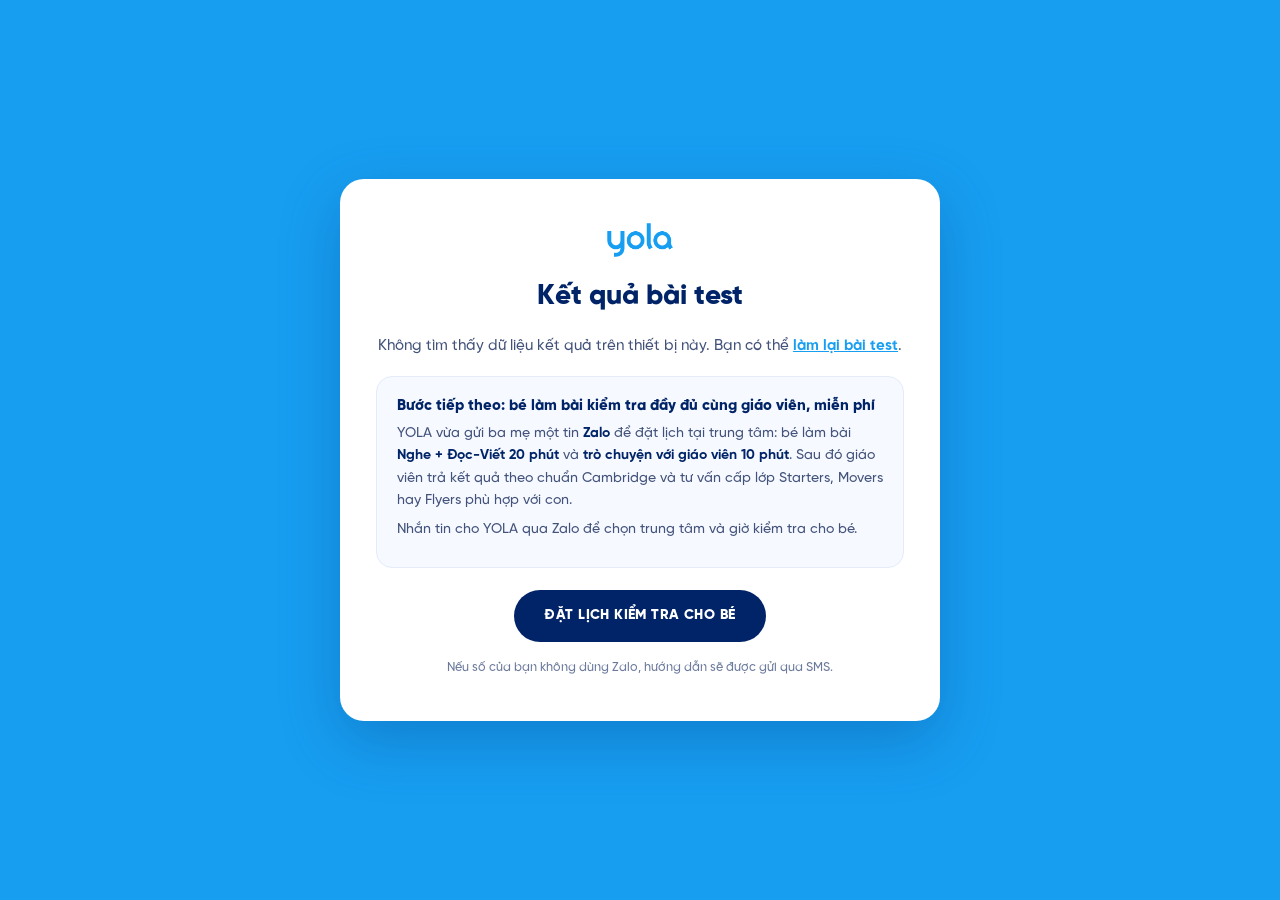
<file: thieu-nhi/ket-qua-bai-test/index.html>
<!DOCTYPE html>
<html lang="vi">
<head>
<meta charset="UTF-8">
<meta name="viewport" content="width=device-width, initial-scale=1.0">
<title>Kết quả bài test trình độ Tiếng Anh Thiếu nhi — YOLA</title>
<meta name="robots" content="noindex">
<link rel="icon" type="image/png" href="../../assets/img_favicon.png">

<!-- Google Tag Manager -->
<script>
var GTM_ID = 'GTM-TSVSP6Z';
(function(w,d,s,l){if(!GTM_ID)return;w[l]=w[l]||[];w[l].push({'gtm.start':new Date().getTime(),event:'gtm.js'});
var f=d.getElementsByTagName(s)[0],j=d.createElement(s);j.async=true;
j.src='https://www.googletagmanager.com/gtm.js?id='+GTM_ID;f.parentNode.insertBefore(j,f);})(window,document,'script','dataLayer');
</script>
<!-- End Google Tag Manager -->

<link rel="stylesheet" href="../../assets/tokens.css">
<style>
body{background:var(--blue);min-height:100vh;display:flex;flex-direction:column;align-items:center;justify-content:center;padding:24px}
.card{background:#fff;border-radius:var(--radius-3xl);max-width:600px;width:100%;padding:44px 36px;text-align:center;box-shadow:var(--shadow-modal)}
@media(max-width:560px){.card{padding:32px 22px}}
.card .logo{height:34px;margin:0 auto 22px;display:block;width:auto}
h1{font-size:clamp(22px,4.6vw,28px);font-weight:var(--fw-xbold);color:var(--navy);line-height:1.25;margin-bottom:20px}
.score-wrap{display:flex;gap:14px;justify-content:center;margin-bottom:20px;flex-wrap:wrap}
.score-box{background:var(--grey);border:1.6px solid var(--border);border-radius:var(--radius-lg);padding:18px 22px;min-width:140px}
.score-box .lbl{font-size:var(--fs-2xs);font-weight:var(--fw-bold);letter-spacing:.05em;text-transform:uppercase;color:var(--text-light);margin-bottom:6px}
.score-box .val{font-size:clamp(26px,5vw,34px);font-weight:var(--fw-xbold);color:var(--navy);line-height:1.1}
.score-box.hl{background:var(--navy);border-color:var(--navy)}
.score-box.hl .lbl{color:var(--text-on-navy)}
.score-box.hl .val{color:var(--sky);font-size:clamp(19px,3.6vw,24px);padding-top:5px}
.course{background:rgba(144,235,54,.18);border:1.6px solid var(--lime);border-radius:var(--radius-lg);padding:16px 20px;margin-bottom:20px}
.course .lbl{font-size:var(--fs-2xs);font-weight:var(--fw-bold);letter-spacing:.05em;text-transform:uppercase;color:var(--text-muted);margin-bottom:4px}
.course .val{font-size:18px;font-weight:var(--fw-xbold);color:var(--navy)}
p{font-size:15px;font-weight:var(--fw-medium);color:var(--text-muted);line-height:1.6;margin-bottom:8px}
p b{color:var(--navy)}
.next-box{background:var(--grey);border:1.6px solid var(--border);border-radius:var(--radius-lg);padding:20px;margin:18px 0 6px;text-align:left}
.next-box h2{font-size:15px;font-weight:var(--fw-xbold);color:var(--navy);margin-bottom:8px}
.next-box p{font-size:var(--fs-sm);margin-bottom:6px}
.btn{display:inline-block;margin-top:16px;background:var(--navy);color:#fff;font-weight:var(--fw-xbold);font-size:14px;text-transform:uppercase;letter-spacing:.03em;border-radius:var(--radius-pill);padding:15px 30px;transition:filter var(--transition-fast)}
.btn:hover{filter:brightness(1.25)}
.sub{margin-top:16px;font-size:12.5px;color:var(--text-light);font-weight:var(--fw-medium)}
.review-link{display:inline-block;margin-top:14px;font-size:var(--fs-sm);font-weight:var(--fw-bold);color:var(--blue);text-decoration:underline}
.hidden{display:none!important}
.abil{background:#fff;border:1.6px solid var(--border);border-radius:var(--radius-lg);padding:20px;margin:6px 0 18px;text-align:left}
.abil h2{font-size:15px;font-weight:var(--fw-xbold);color:var(--navy);margin-bottom:4px}
.abil .sub{font-size:var(--fs-xs);color:var(--text-light);font-weight:var(--fw-medium);margin-bottom:12px}
.abil .cols{display:grid;grid-template-columns:1fr 1fr;gap:16px}
@media(max-width:560px){.abil .cols{grid-template-columns:1fr}}
.abil h3{font-size:var(--fs-2xs);font-weight:var(--fw-bold);letter-spacing:.05em;text-transform:uppercase;color:var(--blue);margin-bottom:8px}
.abil ul{list-style:none;padding:0;margin:0}
.abil li{position:relative;padding-left:16px;font-size:var(--fs-sm);font-weight:var(--fw-medium);color:var(--text-muted);line-height:1.55;margin-bottom:6px}
.abil li::before{content:"";position:absolute;left:0;top:9px;width:7px;height:7px;border-radius:50%;background:var(--lime)}

</style>
</head>
<body>
<!-- Google Tag Manager (noscript) -->
<noscript><iframe src="https://www.googletagmanager.com/ns.html?id=GTM-TSVSP6Z" height="0" width="0" style="display:none;visibility:hidden"></iframe></noscript>

<div class="card">
  <img class="logo" src="../../assets/img_logo_blue.png" alt="YOLA" width="120" height="34">
  <h1 id="title">Kết quả bài test của bé</h1>

  <!-- Có điểm trong sessionStorage -->
  <div id="with-score">
    <div class="score-wrap">
      <div class="score-box">
        <div class="lbl">Điểm</div>
        <div class="val" id="score">–/125</div>
      </div>
      <div class="score-box hl">
        <div class="lbl">Trình độ (CEFR · Cambridge)</div>
        <div class="val" id="cefr">–</div>
      </div>
    </div>
    <div class="course">
      <div class="lbl">Lớp học phù hợp với bé</div>
      <div class="val" id="course">–</div>
    </div>
    <p>Bài online đo 2 phần <b>Nghe và Đọc</b> theo chuẩn Cambridge Starters – Movers – Flyers. Phần Nói và Viết của bé chưa được đánh giá — kết quả này giúp ba mẹ ước lượng, chưa đủ để xếp lớp.</p>
  </div>

  <!-- Vào thẳng trang, không có dữ liệu điểm -->
  <div id="no-score" class="hidden">
    <p>Không tìm thấy dữ liệu kết quả trên thiết bị này. Bạn có thể <a id="lnk-retry" href="../" style="color:var(--blue);font-weight:var(--fw-bold);text-decoration:underline">làm lại bài test</a>.</p>
  </div>

  <!-- Bảng tóm tắt năng lực theo trình độ — dữ liệu trong script ABIL cuối trang -->
  <div class="abil hidden" id="abil">
    <h2 id="abil-title"></h2>
    <div class="sub" id="abil-sub"></div>
    <div class="cols">
      <div><h3 id="abil-h1"></h3><ul id="abil-l1"></ul></div>
      <div><h3 id="abil-h2"></h3><ul id="abil-l2"></ul></div>
    </div>
  </div>

  <div class="next-box">
    <h2>Bước tiếp theo: bé làm bài kiểm tra đầy đủ cùng giáo viên, miễn phí</h2>
    <p>YOLA vừa gửi ba mẹ một tin <b>Zalo</b> để đặt lịch tại trung tâm: bé làm bài <b>Nghe + Đọc-Viết 20 phút</b> và <b>trò chuyện với giáo viên 10 phút</b>. Sau đó giáo viên trả kết quả theo chuẩn Cambridge và tư vấn cấp lớp Starters, Movers hay Flyers phù hợp với con.</p>
    <p>Nhắn tin cho YOLA qua Zalo để chọn trung tâm và giờ kiểm tra cho bé.</p>
  </div>

  <a class="btn" href="https://zalo.me/255593115385904054" rel="noopener">Đặt lịch kiểm tra cho bé</a><br>
  <a class="review-link hidden" id="btn-review" href="../?review=1">Xem lại bài làm &amp; đáp án</a>
  <div class="sub">Nếu số của bạn không dùng Zalo, hướng dẫn sẽ được gửi qua SMS.</div>
</div>

<script>
(function(){
  /* Hiện điểm từ sessionStorage (do trang bài làm lưu sau khi server chấm) */
  var r={};
  try{ r=JSON.parse(sessionStorage.getItem('yola_test_result')||'{}'); }catch(e){}
  if(r && typeof r.score==='number'){
    document.getElementById('score').textContent = r.score+'/'+(r.total||125);
    document.getElementById('cefr').textContent = r.cefr||'–';
    document.getElementById('course').textContent = r.course||'–';
    if(r.details){
      var rv=document.getElementById('btn-review');
      rv.classList.remove('hidden');
      /* file:// không tự mở index.html trong thư mục — sửa href khi xem local */
      rv.href = '../' + (location.protocol==='file:'?'index.html':'') + '?review=1';
    }
  }else{
    document.getElementById('with-score').classList.add('hidden');
    document.getElementById('no-score').classList.remove('hidden');
    document.getElementById('title').textContent='Kết quả bài test';
    var lr=document.getElementById('lnk-retry'); if(lr) lr.href='../'+(location.protocol==='file:'?'index.html':'');
  }
  /* ===== Tracking — taxonomy `ielts_*` đã có sẵn trong GTM-TSVSP6Z (audit 31/08/2026) =====
     - jp_result_view : conversion. Trigger này nối 3 tag đã published: GA4 "Load trang kết quả",
       Google Ads "Submit form success - Freetest - Tiếng Anh thiếu nhi", và "Theo dõi ngoại tuyến 9690".
       Chỉ bắn khi vừa nộp bài (cờ done=1, tự gỡ sau 2,5s) — reload/back không đếm trùng.
     - user_data {email, phone_number} : tag "Theo dõi ngoại tuyến 9690" đọc biến dataLayer `user_data`
       (JS trong GTM tự đổi 0xxx → +84xxx) để match conversion ngoại tuyến. Lấy từ form đã verify OTP.
     - jp_result_return : mở lại trang kết quả (không có done=1) — không phải conversion.
     Slug không chứa "cam-on" nên không dính trigger GTM cũ dùng chung với LDP Ladipage. */
  window.dataLayer=window.dataLayer||[];
  var lead={};
  try{ lead=JSON.parse(sessionStorage.getItem('yola_test_lead')||'{}'); }catch(e){}
  var userData = (lead && (lead.email||lead.phone)) ? {email: lead.email||undefined, phone_number: lead.phone||undefined} : undefined;
  try{
    var u=new URL(location.href);
    var hasScore = (r && typeof r.score==='number');
    if(u.searchParams.get('done')==='1'){
      window.dataLayer.push({event:'jp_result_view', test_type:'jp',
        user_data: userData,
        lead_source: u.searchParams.get('utm_source')||'',
        lead_campaign: u.searchParams.get('utm_campaign')||'',
        test_score: hasScore ? r.score : '',
        test_level: (r && r.cefr) || ''});
      setTimeout(function(){
        u.searchParams.delete('done');
        history.replaceState(null,'',u.pathname+(u.search||'')+u.hash);
      }, 2500);
    }else if(hasScore){
      window.dataLayer.push({event:'jp_result_return', test_type:'jp', test_score:r.score});
    }
  }catch(e){}
  /* Click trên trang kết quả */
  var rvLink=document.getElementById('btn-review');
  if(rvLink) rvLink.addEventListener('click', function(){
    window.dataLayer.push({event:'jp_view_full_result_click', test_type:'jp'});   /* GTM: "Click Xem toàn bộ kết quả" */
  });
  var zaloBtn=document.querySelector('a.btn[href*="zalo.me"]');
  if(zaloBtn) zaloBtn.addEventListener('click', function(){
    window.dataLayer.push({event:'jp_zalo_cta_click', test_type:'jp'});   /* chưa có trigger GTM — dựng sau nếu cần */
  });
})();
</script>
<!-- ABIL:START -->
<script>
(function(){
  var ABILITY = {"Starters": {"listening": ["Có thể nghe và nhận biết được các chữ cái bằng tiếng Anh, màu sắc, số đếm (1-20), hình dạng, con vật, kích thước....", "Có thể nghe và hiểu được các câu hướng dẫn ngắn và đơn giản.", "Có thể nghe và hiểu được các câu hỏi đơn giản về bản thân như tên, tuổi, các đồ vật yêu thích hoặc các công việc hằng ngày.", "Có thể nghe và hiểu được những câu miêu tả ngắn về người và đồ vật như tên, tuổi , giới tính, cảm xúc, ngoại hình hoặc những việc người hay con vật đang làm."], "rw": ["Có thể đọc và hiểu được các câu đơn và câu hỏi ngắn và đơn giản.", "Có thể đọc hiểu được đoạn truyện ngắn và đơn giản.", "Có thể viết chữ cái trong bảng chữ cái tiếng Anh", "Có thể viết được từ, cụm từ hoặc câu ngắn.", "Có thể đánh vần được các từ vựng đã học một cách chính xác."]}, "Movers": {"listening": ["Có thể nghe và hiểu được các đoạn đối thoại ngắn với các chủ đề có tranh gợi ý đã học.", "Có thể nghe và hiểu được các câu hướng dẫn ngắn và đơn giản.", "Có thể nghe và hiểu được các câu hỏi đơn giản về bản thân như tên, tuổi, các đồ vật yêu thích hoặc các công việc hằng ngày ở hiện tại.", "Có thể nghe và hiểu được những câu miêu tả về người và đồ vật."], "rw": ["Có thể đọc và hiểu được các biển hiệu và thông báo đơn giản.", "Có thể đọc hiểu được đoạn văn hoặc truyện ngắn và đơn giản.", "Có thể viết câu và cụm từ ngắn gọn đơn giản về các hình ảnh và chủ đề đã học.", "Có thể viết được từ, cụm từ hoặc câu ngắn.", "Có thể viết được từ, cụm từ hoặc câu ngắn để đưa ra các thông tin cá nhân.", "Có thể viết được từ, cụm từ hoặc câu ngắn về miêu tả người và vật."]}, "Flyers": {"listening": ["Có thể nghe và hiểu được nhiều hơn 2 câu hướng dẫn cùng một lúc.", "Có thể nghe và hiểu được các câu hỏi về bản thân như tên, tuổi, các đồ vật yêu thích hoặc các công việc hằng ngày.... ở hiện tại hoặc quá khứ.", "Có thể nghe và hiểu được những câu miêu tả về người, đồ vật và các sự kiện.", "Có thể nghe và hiểu được đoạn đối thoại đơn giản với các chủ đề đã học."], "rw": ["Có thể đọc và hiểu được các câu miêu tả về người, vật và các sự kiện.", "Có thể đọc hiểu được đoạn văn hoặc truyện ngắn với các thì trong Tiếng Anh đã học.", "Có thể đọc và hiểu được các những đoạn văn ngắn có các từ mới.", "Có thể viết câu với các từ nối đã học.", "Có thể viết được các câu miêu tả về người, đồ vật, hình ảnh và hành động.", "Có thể viết được đoạn truyện ngắn dựa trên hình gợi ý."]}};
  function pickAbil(cefr){ var m=(cefr||'').match(/Starters|Movers|Flyers/); return m? ABILITY[m[0]] : null; }
  var r={}; try{ r=JSON.parse(sessionStorage.getItem('yola_test_result')||'{}'); }catch(e){}
  var a = pickAbil(r && r.cefr); if(!a) return;
  function fill(id, arr){ var ul=document.getElementById(id); arr.forEach(function(t){ var li=document.createElement('li'); li.textContent=t; ul.appendChild(li); }); }
  document.getElementById('abil-title').textContent="Bé có thể làm được gì ở cấp độ này";
  document.getElementById('abil-sub').textContent="Theo thang năng lực Cambridge Starters – Movers – Flyers của YOLA";
  document.getElementById('abil-h1').textContent="Nghe"; fill('abil-l1', a["listening"]);
  document.getElementById('abil-h2').textContent="Đọc và Viết"; fill('abil-l2', a["rw"]);
  document.getElementById('abil').classList.remove('hidden');
})();
</script>
<!-- ABIL:END -->
</body>
</html>
</file>
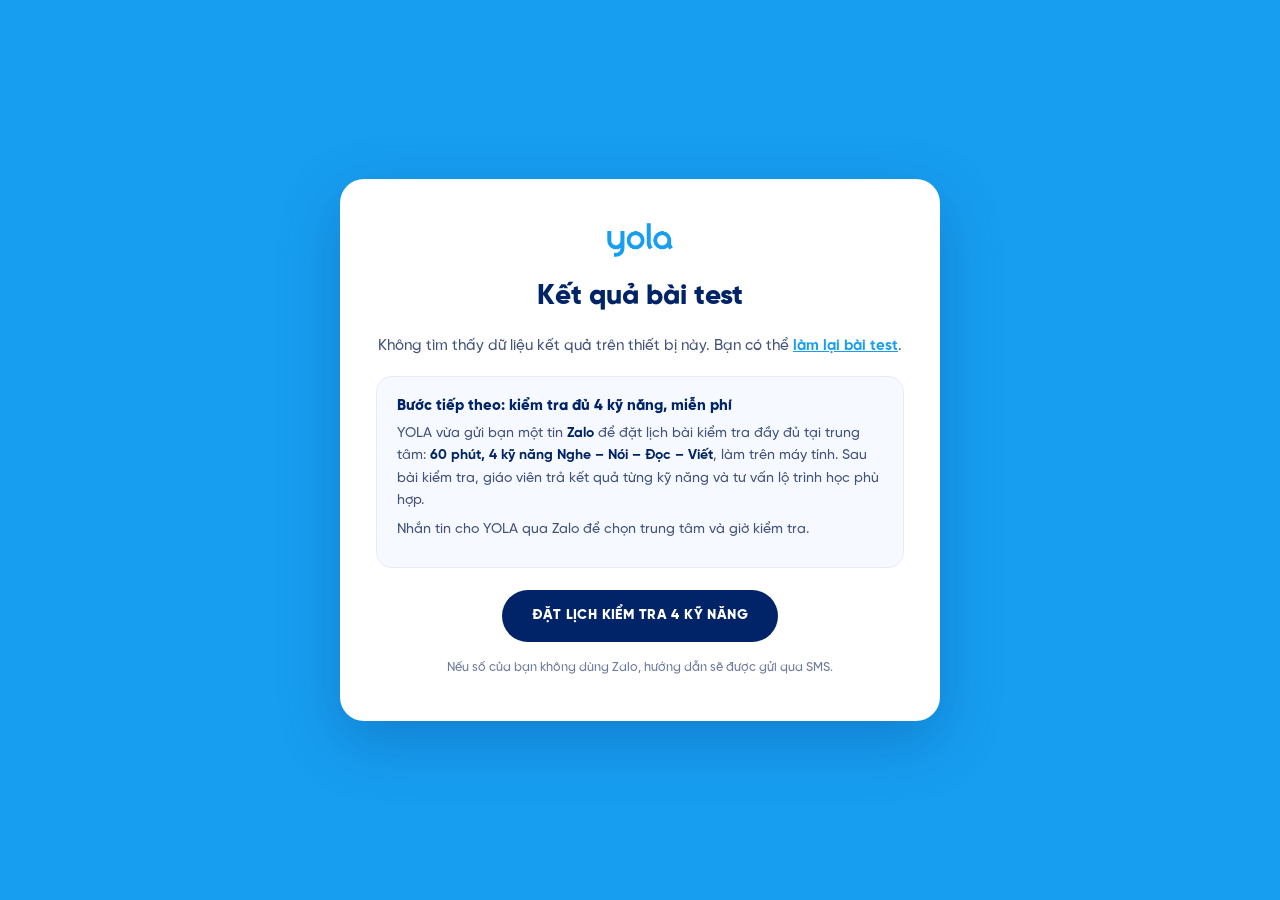
<file: thieu-nien/ket-qua-bai-test/index.html>
<!DOCTYPE html>
<html lang="vi">
<head>
<meta charset="UTF-8">
<meta name="viewport" content="width=device-width, initial-scale=1.0">
<title>Kết quả bài test trình độ Tiếng Anh Thiếu niên — YOLA</title>
<meta name="robots" content="noindex">
<link rel="icon" type="image/png" href="../../assets/img_favicon.png">

<!-- Google Tag Manager -->
<script>
var GTM_ID = 'GTM-TSVSP6Z';
(function(w,d,s,l){if(!GTM_ID)return;w[l]=w[l]||[];w[l].push({'gtm.start':new Date().getTime(),event:'gtm.js'});
var f=d.getElementsByTagName(s)[0],j=d.createElement(s);j.async=true;
j.src='https://www.googletagmanager.com/gtm.js?id='+GTM_ID;f.parentNode.insertBefore(j,f);})(window,document,'script','dataLayer');
</script>
<!-- End Google Tag Manager -->

<link rel="stylesheet" href="../../assets/tokens.css">
<style>
body{background:var(--blue);min-height:100vh;display:flex;flex-direction:column;align-items:center;justify-content:center;padding:24px}
.card{background:#fff;border-radius:var(--radius-3xl);max-width:600px;width:100%;padding:44px 36px;text-align:center;box-shadow:var(--shadow-modal)}
@media(max-width:560px){.card{padding:32px 22px}}
.card .logo{height:34px;margin:0 auto 22px;display:block;width:auto}
h1{font-size:clamp(22px,4.6vw,28px);font-weight:var(--fw-xbold);color:var(--navy);line-height:1.25;margin-bottom:20px}
.score-wrap{display:flex;gap:14px;justify-content:center;margin-bottom:20px;flex-wrap:wrap}
.score-box{background:var(--grey);border:1.6px solid var(--border);border-radius:var(--radius-lg);padding:18px 22px;min-width:140px}
.score-box .lbl{font-size:var(--fs-2xs);font-weight:var(--fw-bold);letter-spacing:.05em;text-transform:uppercase;color:var(--text-light);margin-bottom:6px}
.score-box .val{font-size:clamp(26px,5vw,34px);font-weight:var(--fw-xbold);color:var(--navy);line-height:1.1}
.score-box.hl{background:var(--navy);border-color:var(--navy)}
.score-box.hl .lbl{color:var(--text-on-navy)}
.score-box.hl .val{color:var(--sky);font-size:clamp(19px,3.6vw,24px);padding-top:5px}
.course{background:rgba(144,235,54,.18);border:1.6px solid var(--lime);border-radius:var(--radius-lg);padding:16px 20px;margin-bottom:20px}
.course .lbl{font-size:var(--fs-2xs);font-weight:var(--fw-bold);letter-spacing:.05em;text-transform:uppercase;color:var(--text-muted);margin-bottom:4px}
.course .val{font-size:18px;font-weight:var(--fw-xbold);color:var(--navy)}
p{font-size:15px;font-weight:var(--fw-medium);color:var(--text-muted);line-height:1.6;margin-bottom:8px}
p b{color:var(--navy)}
.next-box{background:var(--grey);border:1.6px solid var(--border);border-radius:var(--radius-lg);padding:20px;margin:18px 0 6px;text-align:left}
.next-box h2{font-size:15px;font-weight:var(--fw-xbold);color:var(--navy);margin-bottom:8px}
.next-box p{font-size:var(--fs-sm);margin-bottom:6px}
.btn{display:inline-block;margin-top:16px;background:var(--navy);color:#fff;font-weight:var(--fw-xbold);font-size:14px;text-transform:uppercase;letter-spacing:.03em;border-radius:var(--radius-pill);padding:15px 30px;transition:filter var(--transition-fast)}
.btn:hover{filter:brightness(1.25)}
.sub{margin-top:16px;font-size:12.5px;color:var(--text-light);font-weight:var(--fw-medium)}
.review-link{display:inline-block;margin-top:14px;font-size:var(--fs-sm);font-weight:var(--fw-bold);color:var(--blue);text-decoration:underline}
.hidden{display:none!important}
.abil{background:#fff;border:1.6px solid var(--border);border-radius:var(--radius-lg);padding:20px;margin:6px 0 18px;text-align:left}
.abil h2{font-size:15px;font-weight:var(--fw-xbold);color:var(--navy);margin-bottom:4px}
.abil .sub{font-size:var(--fs-xs);color:var(--text-light);font-weight:var(--fw-medium);margin-bottom:12px}
.abil .cols{display:grid;grid-template-columns:1fr 1fr;gap:16px}
@media(max-width:560px){.abil .cols{grid-template-columns:1fr}}
.abil h3{font-size:var(--fs-2xs);font-weight:var(--fw-bold);letter-spacing:.05em;text-transform:uppercase;color:var(--blue);margin-bottom:8px}
.abil ul{list-style:none;padding:0;margin:0}
.abil li{position:relative;padding-left:16px;font-size:var(--fs-sm);font-weight:var(--fw-medium);color:var(--text-muted);line-height:1.55;margin-bottom:6px}
.abil li::before{content:"";position:absolute;left:0;top:9px;width:7px;height:7px;border-radius:50%;background:var(--lime)}

</style>
</head>
<body>
<!-- Google Tag Manager (noscript) -->
<noscript><iframe src="https://www.googletagmanager.com/ns.html?id=GTM-TSVSP6Z" height="0" width="0" style="display:none;visibility:hidden"></iframe></noscript>

<div class="card">
  <img class="logo" src="../../assets/img_logo_blue.png" alt="YOLA" width="120" height="34">
  <h1 id="title">Kết quả bài test của bạn</h1>

  <!-- Có điểm trong sessionStorage -->
  <div id="with-score">
    <div class="score-wrap">
      <div class="score-box">
        <div class="lbl">Số câu đúng</div>
        <div class="val" id="score">–/24</div>
      </div>
      <div class="score-box hl">
        <div class="lbl">Trình độ (CEFR)</div>
        <div class="val" id="cefr">–</div>
      </div>
    </div>
    <div class="course">
      <div class="lbl">Khóa học phù hợp với bạn</div>
      <div class="val" id="course">–</div>
    </div>
    <p>Bài online chỉ đo <b>ngữ pháp và từ vựng</b> qua 24 câu trắc nghiệm. Nghe, Nói, Đọc, Viết chưa được đánh giá — kết quả này là điểm khởi đầu, chưa đủ để xếp lớp.</p>
  </div>

  <!-- Vào thẳng trang, không có dữ liệu điểm -->
  <div id="no-score" class="hidden">
    <p>Không tìm thấy dữ liệu kết quả trên thiết bị này. Bạn có thể <a id="lnk-retry" href="../" style="color:var(--blue);font-weight:var(--fw-bold);text-decoration:underline">làm lại bài test</a>.</p>
  </div>

  <!-- Bảng tóm tắt năng lực theo trình độ — dữ liệu trong script ABIL cuối trang -->
  <div class="abil hidden" id="abil">
    <h2 id="abil-title"></h2>
    <div class="sub" id="abil-sub"></div>
    <div class="cols">
      <div><h3 id="abil-h1"></h3><ul id="abil-l1"></ul></div>
      <div><h3 id="abil-h2"></h3><ul id="abil-l2"></ul></div>
    </div>
  </div>

  <div class="next-box">
    <h2>Bước tiếp theo: kiểm tra đủ 4 kỹ năng, miễn phí</h2>
    <p>YOLA vừa gửi bạn một tin <b>Zalo</b> để đặt lịch bài kiểm tra đầy đủ tại trung tâm: <b>60 phút, 4 kỹ năng Nghe – Nói – Đọc – Viết</b>, làm trên máy tính. Sau bài kiểm tra, giáo viên trả kết quả từng kỹ năng và tư vấn lộ trình học phù hợp.</p>
    <p>Nhắn tin cho YOLA qua Zalo để chọn trung tâm và giờ kiểm tra.</p>
  </div>

  <a class="btn" href="https://zalo.me/255593115385904054" rel="noopener">Đặt lịch kiểm tra 4 kỹ năng</a><br>
  <a class="review-link hidden" id="btn-review" href="../?review=1">Xem lại bài làm &amp; đáp án</a>
  <div class="sub">Nếu số của bạn không dùng Zalo, hướng dẫn sẽ được gửi qua SMS.</div>
</div>

<script>
(function(){
  /* Hiện điểm từ sessionStorage (do trang bài làm lưu sau khi server chấm) */
  var r={};
  try{ r=JSON.parse(sessionStorage.getItem('yola_test_result')||'{}'); }catch(e){}
  if(r && typeof r.score==='number'){
    document.getElementById('score').textContent = r.score+'/'+(r.total||24);
    document.getElementById('cefr').textContent = r.cefr||'–';
    document.getElementById('course').textContent = r.course||'–';
    if(r.details){
      var rv=document.getElementById('btn-review');
      rv.classList.remove('hidden');
      /* file:// không tự mở index.html trong thư mục — sửa href khi xem local */
      rv.href = '../' + (location.protocol==='file:'?'index.html':'') + '?review=1';
    }
  }else{
    document.getElementById('with-score').classList.add('hidden');
    document.getElementById('no-score').classList.remove('hidden');
    document.getElementById('title').textContent='Kết quả bài test';
    var lr=document.getElementById('lnk-retry'); if(lr) lr.href='../'+(location.protocol==='file:'?'index.html':'');
  }
  /* ===== Tracking — taxonomy `ielts_*` đã có sẵn trong GTM-TSVSP6Z (audit 31/08/2026) =====
     - js_result_view : conversion. Trigger này nối 3 tag đã published: GA4 "Load trang kết quả",
       Google Ads "Submit form success - Freetest - Tiếng Anh thiếu niên", và "Theo dõi ngoại tuyến 9690".
       Chỉ bắn khi vừa nộp bài (cờ done=1, tự gỡ sau 2,5s) — reload/back không đếm trùng.
     - user_data {email, phone_number} : tag "Theo dõi ngoại tuyến 9690" đọc biến dataLayer `user_data`
       (JS trong GTM tự đổi 0xxx → +84xxx) để match conversion ngoại tuyến. Lấy từ form đã verify OTP.
     - js_result_return : mở lại trang kết quả (không có done=1) — không phải conversion.
     Slug không chứa "cam-on" nên không dính trigger GTM cũ dùng chung với LDP Ladipage. */
  window.dataLayer=window.dataLayer||[];
  var lead={};
  try{ lead=JSON.parse(sessionStorage.getItem('yola_test_lead')||'{}'); }catch(e){}
  var userData = (lead && (lead.email||lead.phone)) ? {email: lead.email||undefined, phone_number: lead.phone||undefined} : undefined;
  try{
    var u=new URL(location.href);
    var hasScore = (r && typeof r.score==='number');
    if(u.searchParams.get('done')==='1'){
      window.dataLayer.push({event:'js_result_view', test_type:'js',
        user_data: userData,
        lead_source: u.searchParams.get('utm_source')||'',
        lead_campaign: u.searchParams.get('utm_campaign')||'',
        test_score: hasScore ? r.score : '',
        test_level: (r && r.cefr) || ''});
      setTimeout(function(){
        u.searchParams.delete('done');
        history.replaceState(null,'',u.pathname+(u.search||'')+u.hash);
      }, 2500);
    }else if(hasScore){
      window.dataLayer.push({event:'js_result_return', test_type:'js', test_score:r.score});
    }
  }catch(e){}
  /* Click trên trang kết quả */
  var rvLink=document.getElementById('btn-review');
  if(rvLink) rvLink.addEventListener('click', function(){
    window.dataLayer.push({event:'js_view_full_result_click', test_type:'js'});   /* GTM: "Click Xem toàn bộ kết quả" */
  });
  var zaloBtn=document.querySelector('a.btn[href*="zalo.me"]');
  if(zaloBtn) zaloBtn.addEventListener('click', function(){
    window.dataLayer.push({event:'js_zalo_cta_click', test_type:'js'});   /* chưa có trigger GTM — dựng sau nếu cần */
  });
})();
</script>
<!-- ABIL:START -->
<script>
(function(){
  var ABILITY = {"A1": {"hieu": ["Có thể hiểu được câu ngắn, ngữ cảnh quen thuộc.", "Nhận biết và chọn đúng từ/cụm từ để hoàn thành câu.", "Hiểu được sự khác biệt cơ bản giữa các từ gần nghĩa (ví dụ: They / Their / They’re).", "Có khả năng nhận diện từ vựng quen thuộc về cuộc sống hàng ngày (trainers, legs, snow, aircraft)."], "dung": ["Có thể dùng từ đúng ngữ pháp trong câu đơn giản.", "Biết cách sử dụng trạng từ để bổ nghĩa cho động từ (drive safely).", "Có thể phân loại, miêu tả sự vật theo nhóm (planes and helicopters → aircraft)."]}, "A2": {"hieu": ["Hiểu và phân biệt được cấu trúc ngữ pháp cơ bản nhưng ở mức phức tạp hơn A1 (used to / didn’t use to).", "Có khả năng nhận diện các cấu trúc giả định (if you were me).", "Hiểu được ngữ cảnh câu để chọn từ chính xác (edge of the table, mean to disturb).", "Xử lý được văn bản ngắn chứa cấu trúc không còn hoàn toàn quen thuộc hàng ngày."], "dung": ["Có thể sử dụng các thì cơ bản ở quá khứ và hiện tại trong câu đơn và câu điều kiện.", "Biết dùng các cụm từ chính xác để diễn đạt ý định hoặc xin lỗi (I didn’t mean to…).", "Có vốn từ vựng đa dạng hơn A1, bao gồm từ trừu tượng hơn (advice, disturb, suppose)."]}, "B1": {"hieu": ["Hiểu và sử dụng thành thạo giới từ đi với cụm động từ cố định (look forward to).", "Nắm được cấu trúc ngữ pháp phức tạp hơn như mệnh đề nhượng bộ (No matter how tired…).", "Hiểu cách dùng cụm từ cố định chính xác trong ngữ cảnh (give the floor a wipe).", "Hiểu được sắc thái từ vựng trừu tượng và tình cảm (admiration, jealousy)."], "dung": ["Có thể tạo ra các câu phức hợp, mệnh đề phụ, và sử dụng chính xác liên từ diễn đạt quan hệ logic (although, no matter how).", "Có vốn từ vựng phong phú hơn, bao gồm cụm từ diễn đạt cảm xúc, nhân cách.", "Có thể viết các đoạn văn ngắn mô tả suy nghĩ, cảm xúc, mối quan hệ xã hội."]}, "B2": {"hieu": ["Hiểu và phân biệt được mệnh đề quan hệ (the house which we used to live in).", "Hiểu cấu trúc rút gọn, miêu tả tình huống (with the furniture gone).", "Nắm được từ vựng mang tính học thuật và trừu tượng hơn (initiate conversation).", "Hiểu cụm động từ thành ngữ trong ngữ cảnh xã hội (make up after a fight)."], "dung": ["Có thể sử dụng chính xác câu phức hợp, mệnh đề quan hệ.", "Viết được câu miêu tả tình huống, dùng cấu trúc linh hoạt (with + noun + past participle).", "Có khả năng chọn từ vựng phù hợp với sắc thái ý nghĩa (bắt đầu, duy trì hội thoại).", "Biết dùng collocations và phrasal verbs tự nhiên trong văn viết."]}, "C1": {"hieu": ["Nhận diện và sử dụng cấu trúc đảo ngữ nâng cao (Only by using it can you master the language).", "Hiểu cách dùng liên từ trang trọng, ít gặp trong giao tiếp hằng ngày (should you be in need of…).", "Hiểu và vận dụng thành ngữ/cụm từ cố định đặc thù (in the nick of time).", "Xử lý được từ vựng ít quen thuộc, mang sắc thái mạnh về cảm xúc (seizure trong ngữ cảnh sốc, bất ngờ)."], "dung": ["Có thể viết câu phức hợp với cấu trúc nâng cao, đảo ngữ.", "Biết lựa chọn từ vựng và cụm từ chính xác để diễn đạt ý tưởng tinh tế.", "Sử dụng được thành ngữ, collocations tự nhiên, thể hiện mức độ thành thạo cao hơn trong văn viết.", "Có khả năng viết câu linh hoạt, mạch lạc, phù hợp với văn cảnh trang trọng và học thuật."]}, "C2": {"hieu": ["Hiểu và phân biệt được các liên từ trang trọng, ít dùng trong đời sống hằng ngày (notwithstanding).", "Nhận diện cấu trúc ngữ pháp nâng cao, hàm ý tinh tế (so much as survive the conversation).", "Hiểu thành ngữ và cụm từ cố định trừu tượng (draw the line at…, no bed of roses).", "Có khả năng xử lý ý nghĩa ẩn dụ và cách diễn đạt giàu hình ảnh."], "dung": ["Có thể sử dụng từ vựng học thuật, thành ngữ, và liên từ nâng cao trong câu văn.", "Biết diễn đạt sắc thái ý nghĩa tinh tế (đặt giới hạn, thể hiện quan điểm, miêu tả khó khăn).", "Có khả năng viết văn bản phức tạp, giàu tính liên kết, với vốn từ linh hoạt và chính xác.", "Có thể diễn đạt tự nhiên cả trong ngữ cảnh học thuật lẫn sáng tạo."]}};
  function pickAbil(cefr){ var m=(cefr||'').match(/\b(A1|A2|B1|B2|C1|C2)\b/); return m? ABILITY[m[1]] : null; }
  var r={}; try{ r=JSON.parse(sessionStorage.getItem('yola_test_result')||'{}'); }catch(e){}
  var a = pickAbil(r && r.cefr); if(!a) return;
  function fill(id, arr){ var ul=document.getElementById(id); arr.forEach(function(t){ var li=document.createElement('li'); li.textContent=t; ul.appendChild(li); }); }
  document.getElementById('abil-title').textContent="Bạn có thể làm được gì ở trình độ này";
  document.getElementById('abil-sub').textContent="Trích từ thang đánh giá của bài test — theo ngữ pháp và từ vựng đã đo";
  document.getElementById('abil-h1').textContent="Hiểu và nhận biết"; fill('abil-l1', a["hieu"]);
  document.getElementById('abil-h2').textContent="Vận dụng và diễn đạt"; fill('abil-l2', a["dung"]);
  document.getElementById('abil').classList.remove('hidden');
})();
</script>
<!-- ABIL:END -->
</body>
</html>
</file>
<file: assets/tokens.css>
/* =========================================================
   YOLA LANDING PAGE — DESIGN TOKENS
   Trích trực tiếp từ code thật đang chạy tại uudai.yola.vn
   Dùng: <link rel="stylesheet" href="00-tokens.css"> ở đầu mỗi block
   ========================================================= */

/* ---------- FONT (SVN-Gilroy, nhúng từ thư mục assets) ---------- */
@font-face{font-family:'SVN-Gilroy';src:url(font_regular.woff2) format('woff2');font-weight:400;font-style:normal;font-display:swap}
@font-face{font-family:'SVN-Gilroy';src:url(font_medium.woff2) format('woff2');font-weight:500;font-style:normal;font-display:swap}
@font-face{font-family:'SVN-Gilroy';src:url(font_semibold.woff2) format('woff2');font-weight:600;font-style:normal;font-display:swap}
@font-face{font-family:'SVN-Gilroy';src:url(font_bold.woff2) format('woff2');font-weight:700;font-style:normal;font-display:swap}
@font-face{font-family:'SVN-Gilroy';src:url(font_xbold.woff2) format('woff2');font-weight:800;font-style:normal;font-display:swap}

:root{
  /* ---------- MÀU THƯƠNG HIỆU (brand guideline 2026) ---------- */
  --blue:#179EF1;      /* Primary Blue Light — màu chủ đạo, nút CTA, nền hero */
  --navy:#002467;      /* Primary Blue Dark — tiêu đề, nền section thành tích */
  --lime:#90EB36;      /* Secondary — badge điểm số, dấu tick */
  --sky:#76D9F6;       /* Secondary — số liệu trên nền navy, chấm bullet */
  --pink:#FDB0C9;      /* Secondary — nhóm chương trình mầm non/thiếu nhi */
  --yellow:#FEE454;    /* Secondary — số liệu nổi bật, nút CTA nổi, badge ưu đãi */
  --grey:#F6F9FF;      /* Nền section xen kẽ, nền ô input */
  --ink:#0B1B3B;       /* Màu chữ mặc định */

  /* ---------- MÀU PHỤ TRỢ (dùng trong code, không có trong brandguide) ---------- */
  --text-muted:#42527a;      /* Chữ mô tả, đoạn văn phụ */
  --text-light:#6b7a9c;      /* Chú thích, ghi chú nhỏ */
  --text-on-navy:#D5DFF5;    /* Chữ phụ trên nền navy */
  --text-on-navy-2:#B9C8E8;  /* Chữ phụ mờ hơn trên nền navy */
  --border:#E4ECFA;          /* Viền card */
  --border-input:#D8E2F4;    /* Viền ô nhập liệu */
  --border-soft:#EEF3FC;     /* Viền phân cách nhẹ */
  --scroll-thumb:#C9D8F0;    /* Thanh cuộn ngang/dọc */
  --online-dot:#38D96E;      /* Chấm "đang online" của chatbot */

  /* ---------- FONT SCALE (clamp = tự co giãn theo màn hình) ---------- */
  --font-family:'SVN-Gilroy',system-ui,-apple-system,sans-serif;
  --fs-hero:clamp(32px,4.6vw,54px);      /* H1 hero */
  --fs-stat-hero:clamp(64px,9vw,124px);  /* Con số 68.000+ */
  --fs-section:clamp(26px,3.6vw,40px);   /* Tiêu đề section */
  --fs-stat-lg:clamp(30px,3.4vw,44px);   /* Số liệu card thành tích */
  --fs-modal-title:clamp(28px,3.4vw,42px);
  --fs-lead:clamp(15px,1.6vw,18px);      /* Đoạn mô tả dưới tiêu đề */
  --fs-body:15px;
  --fs-sm:14px;
  --fs-xs:13px;
  --fs-2xs:12px;
  --fs-micro:11px;                        /* Nhãn chip, badge nhỏ */

  /* ---------- FONT WEIGHT ---------- */
  --fw-regular:400; --fw-medium:500; --fw-semibold:600; --fw-bold:700; --fw-xbold:800;

  /* ---------- SPACING SCALE ---------- */
  --space-1:4px;  --space-2:8px;  --space-3:12px; --space-4:16px;
  --space-5:20px; --space-6:24px; --space-7:32px; --space-8:40px;
  --space-9:56px; --space-10:72px;
  --section-py:72px;         /* Padding dọc section — desktop */
  --section-py-mobile:52px;  /* Padding dọc section — mobile */
  --wrap-max:1180px;         /* Chiều rộng tối đa nội dung */
  --wrap-px:24px;            /* Padding ngang nội dung */

  /* ---------- BO GÓC ---------- */
  --radius-sm:8px;    --radius-md:12px;  --radius-lg:16px;
  --radius-xl:18px;   --radius-2xl:22px; --radius-3xl:24px;
  --radius-pill:999px;

  /* ---------- ĐỔ BÓNG ---------- */
  --shadow-card:0 12px 32px rgba(0,36,103,.14);
  --shadow-card-hover:0 14px 38px rgba(0,36,103,.13);
  --shadow-form:0 12px 40px rgba(0,36,103,.10);
  --shadow-float:0 10px 28px rgba(0,36,103,.32);
  --shadow-modal:0 20px 60px rgba(0,36,103,.25);
  --shadow-badge:0 2px 8px rgba(0,36,103,.18);

  /* ---------- CHUYỂN ĐỘNG ---------- */
  --transition-fast:.2s;
  --transition-base:.25s;
  --transition-slow:.45s;
}

/* ---------- BREAKPOINT (ghi chú — CSS không dùng biến trong media query) ----------
   --bp-desktop-lg : 980px   → lưới 3 cột về 2 cột, carousel giáo viên thu nhỏ
   --bp-tablet     : 820px   → hero 2 cột về 1 cột, form 2 cột về 1 cột, ẩn ngắt dòng .dtb
   --bp-mobile-lg  : 640px   → chương trình chuyển thành carousel vuốt ngang
   --bp-mobile     : 560px   → lưới còn 1 cột, thu nhỏ padding section
   Dùng trong code: @media(max-width:980px) / (max-width:820px) / (max-width:640px) / (max-width:560px)
------------------------------------------------------------------- */

/* ---------- RESET & NỀN TẢNG (bắt buộc để block hiển thị đúng) ---------- */
*{margin:0;padding:0;box-sizing:border-box}
html{scroll-behavior:smooth}
html,body{overflow-x:clip;max-width:100%}
body{font-family:var(--font-family);color:var(--ink);background:#fff;line-height:1.55;-webkit-font-smoothing:antialiased}
img{max-width:100%;display:block}
a{text-decoration:none;color:inherit}
h1,h2,h3{line-height:1.2;font-weight:var(--fw-bold)}
.wrap{max-width:var(--wrap-max);margin:0 auto;padding:0 var(--wrap-px)}
section{padding:var(--section-py) 0}
@media(max-width:560px){section{padding:var(--section-py-mobile) 0}}

/* ---------- THÀNH PHẦN DÙNG CHUNG ---------- */
.eyebrow{display:inline-block;font-weight:var(--fw-bold);font-size:var(--fs-sm);letter-spacing:.06em;text-transform:uppercase;color:var(--blue);background:rgba(23,158,241,.10);border-radius:var(--radius-pill);padding:7px 16px;margin-bottom:14px}
.sec-title{font-size:var(--fs-section);font-weight:var(--fw-xbold);color:var(--navy);margin-bottom:14px}
.dtb{display:inline}
@media(max-width:820px){.dtb{display:none}}
.sec-sub{font-size:var(--fs-lead);color:var(--text-muted);max-width:720px;font-weight:var(--fw-medium)}

/* Nút CTA vạt xéo — theo brand guideline mục 3.6 */
.cta{position:relative;display:inline-flex;align-items:center;gap:0;font-weight:var(--fw-bold);text-transform:uppercase;font-size:var(--fs-body);letter-spacing:.03em;cursor:pointer;border:none;white-space:nowrap}
.cta .lbl{background:var(--navy);color:#fff;padding:15px 22px;transition:filter var(--transition-fast)}
.cta .tail{width:16px;align-self:stretch;background:var(--navy);clip-path:polygon(0 0,55% 0,100% 100%,45% 100%);margin-left:5px;transition:filter var(--transition-fast)}
.cta:hover .lbl,.cta:hover .tail{filter:brightness(1.25)}
.cta.light .lbl,.cta.light .tail{background:var(--blue);color:#fff}
.cta.white .lbl,.cta.white .tail{background:#fff;color:var(--blue)}
.cta.white:hover .lbl,.cta.white:hover .tail{filter:brightness(.94)}

/* Thông báo nổi (toast) — dùng chung cho form và chatbot */
.toast{position:fixed;left:50%;bottom:90px;transform:translateX(-50%) translateY(20px);background:var(--navy);color:#fff;font-weight:var(--fw-semibold);font-size:var(--fs-sm);padding:13px 22px;border-radius:var(--radius-md);opacity:0;pointer-events:none;transition:all .3s;z-index:300;max-width:90vw;text-align:center}
.toast.show{opacity:1;transform:translateX(-50%) translateY(0)}
</file>
